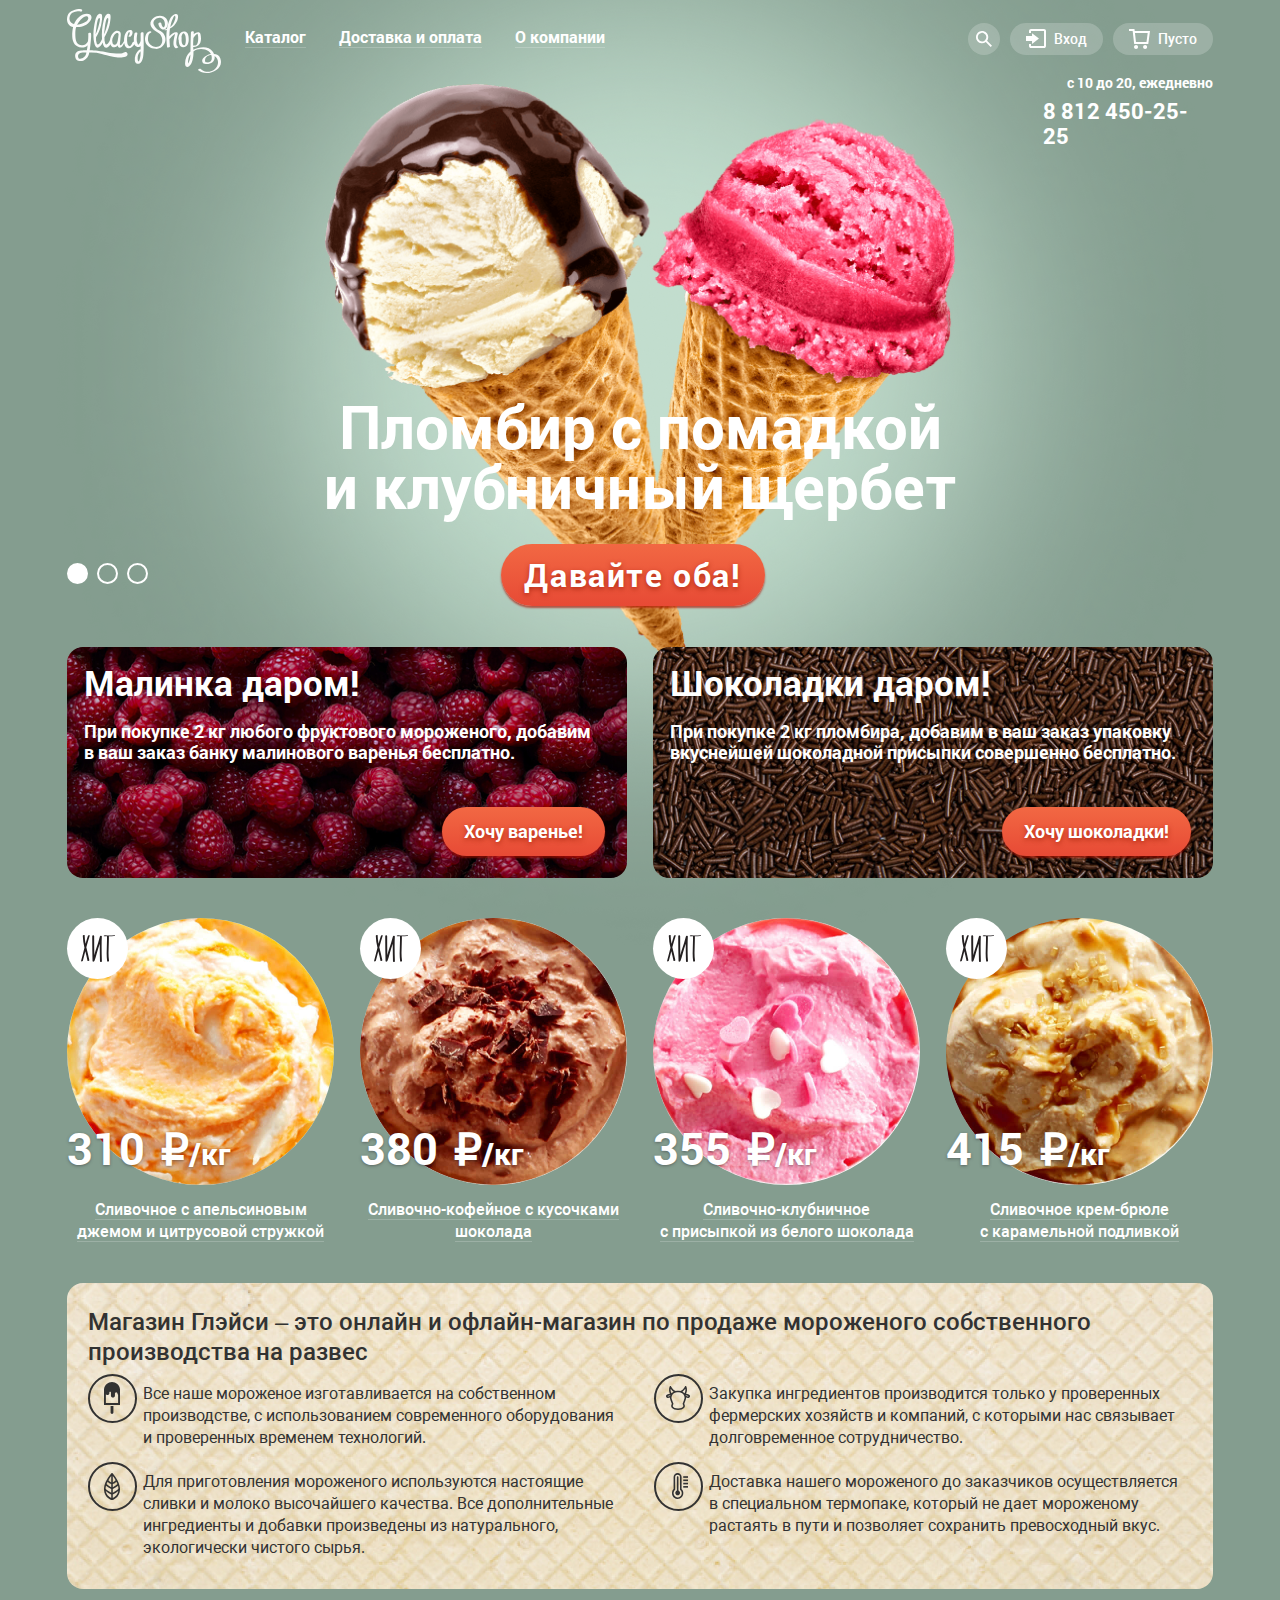
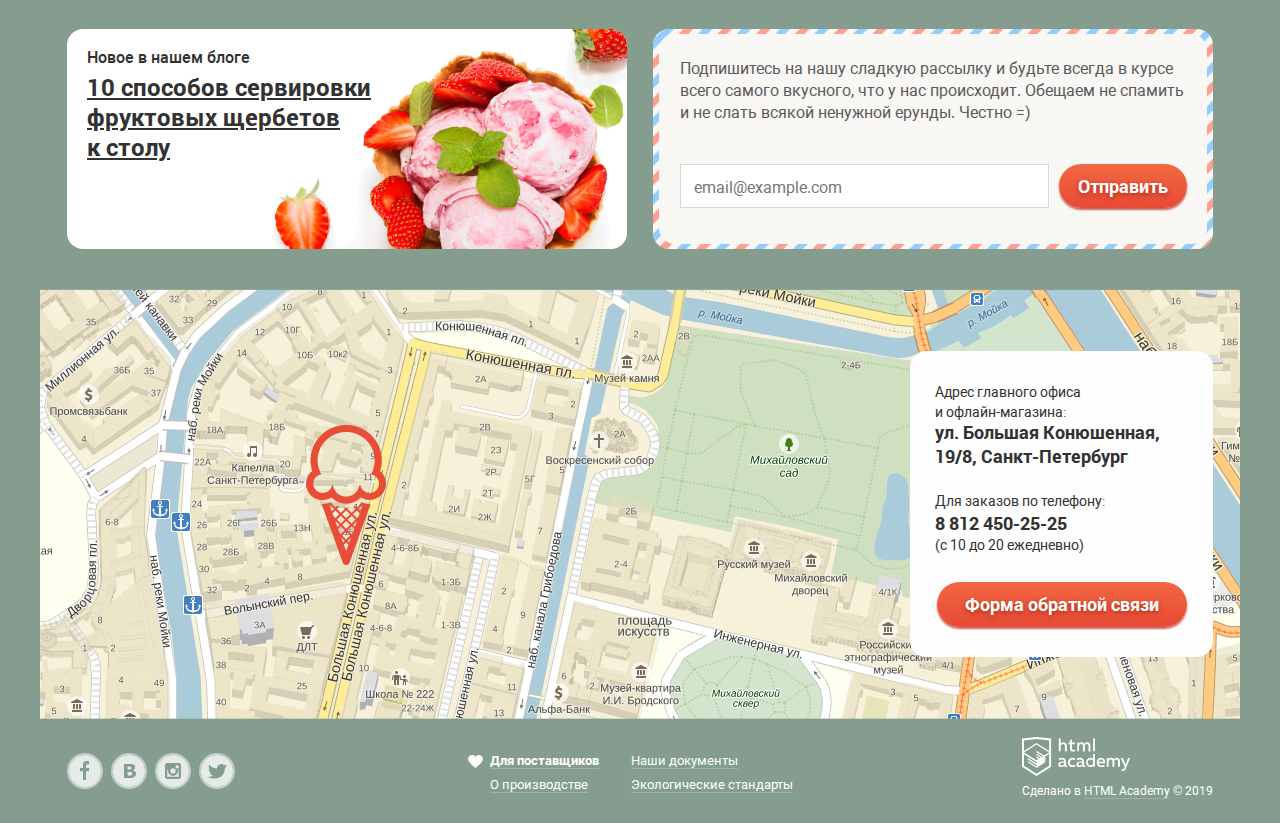
<file: index.html>
<!DOCTYPE html>
<html class="html" lang="ru">
<head>
  <meta charset="UTF-8">
  <meta name="viewport" content="width=device-width, initial-scale=1.0">
  <link rel="icon" href="favicon.ico">
  <link rel="icon" href="img/favicon/icon.svg" type="image/svg+xml">
  <link rel="apple-touch-icon" href="img/favicon/apple.png">
  <link rel="manifest" href="manifest.webmanifest">
  <link rel="stylesheet" href="css/normalize.css">
  <link rel="stylesheet" href="css/style.min.css">
  <title>HTML Academy: Глейси</title>
</head>
<body class="page page--mantle">
<header class="page-header">
  <div class="container">
    <div class="page-header__inner">
      <a class="header-logo">
        <svg class="header-logo__img" aria-label="Логотип магазина Глейси" role="img" width="154" height="64"
             viewBox="0 0 154 64" fill="none" xmlns="http://www.w3.org/2000/svg">
          <title>Gllacy Shop</title>
          <path
            d="M59.3411 43.1507C58.6031 43.0641 57.8564 43.196 57.1891 43.5308C57.1891 43.5308 54.1865 46.1093 39.3332 43.1404C28.4134 40.9523 22.7384 41.1783 22.7384 41.1783C22.7384 41.1783 24.57 28.3371 24.0695 24.7415C24.0466 24.4763 23.9242 24.2306 23.7281 24.0562C23.532 23.8818 23.2777 23.7923 23.0186 23.8067C21.9276 23.8067 21.267 24.2382 21.267 24.834C21.3606 27.2614 21.277 29.6926 21.0168 32.1072C20.5634 33.3829 19.7122 34.4692 18.5955 35.1974C17.4788 35.9256 16.1591 36.255 14.8413 36.1342C10.087 35.7952 9.08615 32.2819 8.66578 29.8883C8.2454 27.4947 8.00519 20.807 9.2563 18.0744C9.2563 18.0744 16.4227 18.3312 20.9267 14.3864C25.4308 10.4416 25.1505 7.03093 23.0186 5.57217C20.8867 4.11341 15.8922 4.37024 12.0588 7.96577C9.85781 9.93907 8.11968 12.3973 6.97426 15.1569C6.97426 15.1569 1.33923 13.9241 2.63038 7.88359C4.00161 1.57599 12.3991 2.31564 12.3991 2.31564C14.1507 2.66492 14.2307 2.82929 14.8113 2.23346C15.3918 1.63763 15.8122 0.0966821 13.0597 0.00422536C10.3072 -0.0882313 2.04986 1.30889 0.46845 6.93848C-1.22306 12.9276 1.89973 17.2114 6.09348 17.8792C6.09348 17.8792 3.80143 28.2549 6.63396 33.3914C7.41915 35.0146 8.65661 36.3617 10.1892 37.2616C11.7218 38.1615 13.4804 38.5736 15.2417 38.4457C16.8931 38.4457 19.8157 37.5005 20.6465 36.1342C20.6465 36.1342 20.2561 39.812 19.9258 41.1475C19.9258 41.1475 12.9796 41.055 10.8077 42.1748C7.11439 44.178 7.88508 48.8727 9.30635 50.5369C10.5074 51.9546 14.1207 52.7251 16.733 51.4615C18.2281 50.723 19.5196 49.6125 20.4898 48.2309C21.46 46.8494 22.0781 45.2407 22.288 43.5513C26.5142 43.3281 30.748 43.7998 34.8292 44.9485C41.0047 46.8387 49.6024 48.6056 52.1847 48.6056C54.767 48.6056 60.1918 47.8454 60.5221 45.6367C60.7023 44.178 60.1718 43.4178 59.3411 43.1507ZM15.8722 8.81843C15.8722 8.81843 19.1552 6.25019 20.7266 7.85277C21.0794 8.24335 21.2828 8.75163 21.2993 9.28397C21.3159 9.81632 21.1445 10.3369 20.8166 10.7497C20.156 11.6332 18.4145 14.4275 10.1471 15.8143C10.1471 15.8143 12.7494 11.1298 15.8722 8.81843ZM16.1425 48.7905C16.1425 48.7905 11.6084 51.328 11.138 47.8865C10.9562 47.1689 11.0201 46.409 11.3189 45.7339C11.6177 45.0588 12.1333 44.5096 12.7795 44.178C13.5702 43.7773 14.6511 43.274 19.3653 43.4486C19.3125 44.5462 18.9891 45.6121 18.4254 46.5464C17.8617 47.4807 17.0762 48.2528 16.1425 48.7905Z"
            fill="#FBFCFB"/>
          <path
            d="M73.6439 24.382C73.6439 26.7037 73.6439 29.0151 73.6439 31.3368C73.6439 31.3368 73.6439 31.419 73.6439 31.46C73.5647 32.3848 73.2694 33.2764 72.7831 34.0591C72.4757 34.6276 72.0763 35.1382 71.602 35.5692C71.0716 36.0418 70.7212 34.9837 70.5211 34.5419C69.1298 31.5525 69.8004 27.546 70.3409 24.4128C70.5911 22.9129 67.6285 23.3033 67.3983 24.6388C66.8584 27.3095 66.6732 30.043 66.8478 32.7647C66.5854 32.7859 66.3304 32.8637 66.0993 32.9929C65.8682 33.1221 65.6662 33.2999 65.5066 33.5146C64.9961 34.6344 63.5048 38.3532 61.6731 36.8636C60.352 35.8363 60.2118 33.0215 60.0717 31.4498C59.9123 29.2711 60.1916 27.082 60.8925 25.0189C60.8324 25.1935 62.0335 22.1116 62.5639 23.2622C62.7074 23.8105 62.7269 24.3852 62.6211 24.9424C62.5153 25.4997 62.2869 26.0248 61.9534 26.4777C60.382 27.6899 62.8242 28.1932 63.775 27.4536C65.5766 26.0667 66.7777 21.5877 63.705 21.0535C60.2319 20.4577 58.2601 24.0532 57.5294 26.9091C57.1421 28.5492 56.9738 30.2357 57.029 31.9223C56.5486 32.7853 54.9271 35.559 53.9763 36.0315C52.8553 36.6273 52.8753 35.7952 52.9153 35.261C52.9554 34.7269 53.4558 29.9705 53.726 26.7653C53.9629 25.4929 53.7871 24.1758 53.2256 23.0157C52.7952 22.1219 49.222 20.1187 46.0792 23.8786C44.3087 25.8622 43.2252 28.3898 42.9965 31.0697C42.7863 31.5011 42.5561 31.9634 42.2858 32.4668C40.7845 35.2919 38.8928 36.4835 38.2222 34.5214C37.5477 32.4775 37.2921 30.3125 37.4715 28.1624C39.8038 24.4569 41.5156 20.377 42.536 16.0917C44.0374 9.2499 43.7571 5.84954 42.9464 5.27426C42.1357 4.69897 38.6926 3.2813 36.6208 11.6949C35.0837 17.6814 34.5456 23.8919 35.0293 30.0629C34.7091 30.7615 34.3087 31.6039 33.7982 32.5593C32.2969 35.3843 30.4152 36.576 29.7346 34.6138C29.0736 32.567 28.8317 30.4021 29.024 28.2549C31.3562 24.5494 33.068 20.4695 34.0885 16.1841C35.6399 9.2499 35.3296 5.84954 34.5189 5.27426C33.7082 4.69897 30.2651 3.2813 28.2032 11.6949C26.1414 20.1084 25.731 29.2822 27.7028 35.446C27.7028 35.446 28.7838 38.9182 30.8056 38.6614C32.4771 38.4457 34.4688 36.7609 35.6399 33.6174C35.7723 34.2352 35.936 34.8456 36.1303 35.446C36.1303 35.446 37.2113 38.9182 39.2331 38.6614C40.6043 38.4868 42.2358 37.3054 43.3768 35.148C44.0874 37.028 45.6188 38.5792 47.5906 38.2299C50.263 37.7368 50.8134 36.2472 50.8134 36.2472C50.8134 36.2472 50.7634 38.6922 52.4749 38.6922C53.9963 38.6922 55.2074 37.7779 56.4084 35.446C56.8188 34.6549 57.059 34.1927 57.1891 33.9256C57.5395 36.1342 58.4303 38.0964 60.1918 38.8874C63.1945 40.2229 65.8169 37.6855 67.3582 35.1789C67.5558 35.7829 67.878 36.3361 68.303 36.8006C68.7279 37.2651 69.2455 37.63 69.8204 37.8704C70.4759 38.0818 71.1752 38.1045 71.8424 37.936C72.5095 37.7676 73.1188 37.4144 73.6038 36.915V40.5311C73.0551 40.5011 72.5114 40.6523 72.0524 40.9625C70.5201 42.253 69.3316 43.9212 68.5982 45.8112C67.8648 47.7013 67.6103 49.7513 67.8587 51.7697C67.9009 52.3158 68.0743 52.8426 68.3632 53.3032C68.6521 53.7638 69.0476 54.1438 69.5145 54.4093C69.9813 54.6749 70.5049 54.8176 71.0386 54.8249C71.5722 54.8321 72.0994 54.7037 72.5729 54.451C75.6757 53.0641 76.1461 48.2872 76.4063 45.3696C77.0369 38.3532 76.5464 31.0491 76.5464 24.0121C76.5464 22.7178 73.6439 23.3239 73.6439 24.382ZM30.2751 12.8763C30.9657 10.1539 31.6063 9.06498 32.2769 9.06498C32.9475 9.06498 33.2077 9.79436 32.7373 12.1469C31.8645 16.659 30.491 21.0536 28.6436 25.2449C28.6436 25.2449 29.5845 15.6089 30.2751 12.8763ZM38.7026 12.8763C39.3932 10.1539 40.0338 9.06498 40.6544 9.06498C41.2749 9.06498 41.5952 9.79436 41.1248 12.1469C40.6544 14.4994 39.123 21.0022 37.0311 25.2449C37.0311 25.2449 38.032 15.6089 38.7026 12.8763ZM51.5741 25.6866C51.4941 26.2825 51.1137 30.0937 50.5732 32.1483C50.0327 34.2029 49.6624 34.9323 48.041 35.6411C46.4195 36.35 45.5988 34.1824 45.5988 34.1824C44.4478 30.895 45.9891 28.0186 47.2703 26.0462C48.5514 24.0738 49.8426 23.8991 50.5832 23.9916C50.7568 24.036 50.9201 24.1152 51.0638 24.2244C51.2076 24.3337 51.3289 24.4709 51.4209 24.6284C51.513 24.7858 51.5739 24.9603 51.6001 25.1418C51.6264 25.3234 51.6176 25.5086 51.5741 25.6866ZM73.5638 44.178C73.6242 46.9398 73.0839 49.6807 71.9824 52.2012C71.2817 52.345 70.9815 52.0779 70.7413 50.9273C70.5761 49.8209 70.5761 48.6951 70.7413 47.5886C71.0686 45.5562 72.0479 43.6942 73.5237 42.298C73.5738 42.9452 73.5738 43.5719 73.5638 44.178Z"
            fill="#FBFCFB"/>
          <path
            d="M92.3806 21.4747C91.0788 20.8853 89.9035 20.0372 88.9227 18.9793C87.9418 17.9214 87.1746 16.6746 86.6655 15.3109C85.3843 11.3867 89.5881 8.4897 92.9411 8.66434C96.2941 8.83898 98.0857 12.3832 97.9456 15.5575C97.8855 16.6772 97.1949 19.2044 95.8437 17.8895C94.9501 16.8485 94.4032 15.5422 94.2823 14.1604C94.0821 12.9173 91.1795 13.657 91.3797 14.9617C91.9602 18.7216 95.9037 22.8616 99.2868 18.927C99.9789 18.0362 100.466 16.9962 100.711 15.8848C100.955 14.7735 100.952 13.6197 100.701 12.5099C100.45 11.4 99.9568 10.363 99.2595 9.47639C98.5622 8.5898 97.6784 7.87669 96.6744 7.39049C94.4096 6.48529 91.905 6.43566 89.6078 7.25044C87.3107 8.06522 85.3703 9.6914 84.1332 11.8387C81.4008 16.8211 86.8857 21.6905 90.7692 23.4677C97.0047 26.8886 97.2349 37.9012 88.9475 37.9731C87.245 37.933 85.5951 37.3594 84.2193 36.3293C82.8436 35.2991 81.8077 33.8617 81.2506 32.21C80.6801 30.4841 80.9704 24.4539 83.2524 23.9916C85.0641 23.632 84.5736 21.937 82.802 22.2555C79.0887 22.9951 77.7175 27.9159 78.0778 31.3573C78.6583 36.8431 83.6628 39.9147 88.7173 39.8736C90.9535 39.9395 93.1417 39.2 94.9022 37.7833C96.6628 36.3666 97.8847 34.3621 98.3559 32.1175C98.7278 29.9065 98.3339 27.6317 97.2424 25.6876C96.151 23.7436 94.4309 22.2531 92.3806 21.4747Z"
            fill="#FBFCFB"/>
          <path
            d="M110.977 37.7985C108.125 36.1959 109.756 30.0218 110.187 27.6488C110.467 26.1181 111.738 23.7553 109.696 23.2314C107.304 22.6356 104.461 24.9675 102.41 27.1968C102.408 24.6249 102.592 22.0565 102.96 19.5126C106.125 17.8918 108.659 15.2147 110.146 11.9209C111.448 9.2499 112.088 3.70249 107.684 5.32562C103.681 6.76384 102.309 11.4894 101.058 15.2801C100.586 16.7464 100.221 18.247 99.9674 19.7694C99.5682 19.9414 99.1606 20.0923 98.7463 20.2214C97.0848 20.7556 97.305 21.6699 98.9865 21.1357L99.7972 20.8686C98.9965 26.6318 99.537 32.6723 100.047 38.3327C100.047 38.8874 103.05 38.3327 102.94 37.5314C102.72 35.0042 102.53 32.4771 102.45 29.9705C102.691 29.8979 102.909 29.7595 103.08 29.5698C104.001 28.3831 105.034 27.2924 106.163 26.3133C106.463 26.0359 106.773 25.7791 107.084 25.5325L107.544 25.1833C108.215 24.6388 108.345 24.6285 107.924 25.1833C107.768 26.1629 107.56 27.1333 107.304 28.0905C106.753 31.1724 105.172 37.2232 108.645 39.1648C109.396 39.5551 112.098 38.4046 110.977 37.7985ZM104.481 13.0303C104.792 12.1161 105.202 11.212 105.582 10.3286C106.053 9.21908 107.314 5.42835 108.225 7.24667C108.955 8.69516 107.804 11.0682 107.294 12.4551C106.49 14.6234 105.102 16.5119 103.29 17.8997C103.582 16.2514 103.98 14.6248 104.481 13.0303Z"
            fill="#FBFCFB"/>
          <path
            d="M121.737 30.5971C121.737 27.2173 121.367 22.8821 117.433 22.5226C113.119 22.1219 111.428 26.755 111.368 30.217C111.361 30.3395 111.392 30.4611 111.454 30.5657C111.517 30.6702 111.609 30.7528 111.718 30.8026C111.718 34.0386 112.479 38.2607 116.232 38.1888C120.416 38.1272 121.737 34.3776 121.737 30.5971ZM116.732 36.2267C114.29 35.1994 114.51 30.8745 114.671 28.7891C114.685 28.6843 114.671 28.5773 114.628 28.4808C114.585 28.3843 114.517 28.3024 114.43 28.2446C114.731 26.19 115.511 23.1081 117.293 24.6388C118.714 25.8921 118.744 28.9021 118.814 30.6382C118.874 31.8504 118.724 36.9869 116.742 36.2267H116.732Z"
            fill="#FBFCFB"/>
          <path
            d="M153.265 49.1398C152.144 46.1812 149.682 45.0306 146.969 44.9074C146.667 44.1563 146.287 43.4401 145.838 42.7706C141.925 36.8225 132.637 37.6341 126.341 40.716C126.341 39.7812 126.251 38.8463 126.211 37.9115C127.463 38.0153 128.721 37.7863 129.862 37.2465C131.003 36.7067 131.99 35.8743 132.727 34.8296C134.398 32.3743 134.158 28.0186 133.497 25.2654C132.877 22.6767 130.415 23.1389 128.563 24.0019C127.882 24.333 127.254 24.7696 126.701 25.2963C126.701 24.608 126.811 23.9094 126.861 23.2417C126.972 21.6596 124.019 22.0603 123.919 23.4574C123.458 29.8164 123.619 36.1548 123.478 42.5035C121.702 44.0013 120.291 45.9041 119.358 48.0604C118.425 50.2166 117.996 52.5667 118.104 54.9235C118.104 57.2555 120.035 59.0327 122.107 57.3685C125 55.0879 125.881 50.5575 126.281 47.0955C126.445 45.5504 126.498 43.995 126.441 42.4419C128.698 40.9228 131.334 40.105 134.033 40.0868C136.732 40.0685 139.378 40.8507 141.655 42.3391C142.632 43.0474 143.415 44.0028 143.927 45.1128C142.326 45.4066 140.771 45.9179 139.303 46.6332C137.591 47.4756 135.049 49.4686 135.169 51.6978C135.149 52.4032 135.366 53.0941 135.784 53.655C136.201 54.216 136.793 54.613 137.461 54.7797C137.552 54.8272 137.65 54.8584 137.751 54.8721C143.897 55.8994 148.471 52.1703 147.59 46.9209C150.593 48.5954 151.704 52.4785 150.643 55.8173C148.251 63.3165 139.042 64.991 133.678 59.9778C133.097 59.4436 130.485 60.5736 130.945 61.0051C138.692 68.2681 157.989 61.5496 153.265 49.1398ZM123.298 47.3215C123.213 49.1354 122.827 50.9211 122.157 52.6018C121.907 53.1668 121.637 53.7113 121.346 54.2455C121.346 54.2455 121.086 54.3071 121.036 53.5058C121.032 50.6277 121.846 47.8109 123.378 45.4005C123.358 46.0374 123.338 46.6846 123.298 47.3215ZM126.431 28.974C126.489 28.9234 126.539 28.8646 126.581 28.7994C127.119 27.8692 127.757 27.0042 128.483 26.2208C129.007 25.6096 129.617 25.0831 130.294 24.6593C130.615 24.8237 130.945 25.6866 131.065 26.8475C131.375 29.7034 131.506 37.2232 127.122 36.5143C126.78 36.4987 126.438 36.5583 126.121 36.689C126.111 34.0797 126.251 31.532 126.431 28.974ZM139.523 53.362H139.463C137.781 52.9511 137.961 51.3074 138.182 50.1979C138.672 47.5989 141.755 46.2018 144.297 46.0888C145.588 49.787 144.597 54.2147 139.523 53.362Z"
            fill="#FBFCFB"/>
        </svg>
      </a>
      <nav>
        <ul class="menu">
          <li class="menu__item">
            <a href="#" class="menu__link" aria-label="Перейти на страницу каталога"><span
              class="base-link">Каталог</span></a>
            <ul class="dropdown">
              <li class="dropdown__item">
                <a href="#" class="dropdown__link dropdown__link--head">Новинки</a>
              </li>
              <li class="dropdown__item">
                <a href="catalog.html" class="dropdown__link">Сливочное</a>
              </li>
              <li class="dropdown__item">
                <a href="#" class="dropdown__link">Щербеты</a>
              </li>
              <li class="dropdown__item">
                <a href="#" class="dropdown__link">Фруктовый лед</a>
              </li>
              <li class="dropdown__item">
                <a href="#" class="dropdown__link">Мелорин</a>
              </li>
            </ul>
          </li>
          <li class="menu__item">
            <a href="#" class="menu__link"><span class="base-link">Доставка и оплата</span></a>
          </li>
          <li class="menu__item">
            <a href="#" class="menu__link"><span class="base-link">О компании</span></a>
          </li>
        </ul>
      </nav>

      <ul class="usermenu">
        <li class="usermenu__item usermenu__item--search">
          <a class="usermenu__link usermenu__link--search" href="search.html" aria-label="Перейти на страницу поиска">
            <span class="visually-hidden">Поиск</span>
          </a>
          <div class="popup-search">
            <div class="popup-search__inner">
              <form action="https://echo.htmlacademy.ru" method="GET" class="popup-search__form">
                <input class="field popup-search__field" type="text" id="search" name="input-search"
                       placeholder="Крем-брюле">
                <label class="visually-hidden" for="search">Поиск по сайту</label>
              </form>
            </div>
          </div>
        </li>
        <li class="usermenu__item">
          <a class="usermenu__link usermenu__link--login" href="login.html" aria-label="Перейти на страницу входа">
            <span>Вход</span>
          </a>
          <div class="popup-login">
            <form action="https://echo.htmlacademy.ru" method="post" class="popup-login__form">
              <input type="email" class="field popup-login__field" id="input-login" name="user-email"
                     placeholder="email@example.com" aria-invalid="true">
              <label for="input-login" class="visually-hidden">Email</label>

              <input type="password" class="field popup-login__field" id="input-password" name="password"
                     placeholder="••••••" aria-invalid="true">
              <label for="input-password" class="visually-hidden">Пароль</label>

              <button class="btn popup-login__btn" type="submit" aria-label="Войти на сайт">Войти</button>
              <div class="popup-login__links">
                <a class=" popup-login__link" href="#" aria-label="Перейти на страницу восстановления пароля"><span
                  class="base-link">Забыли пароль?</span></a>
                <a class="popup-login__link" href="#" aria-label="Перейти на страницу регистрации"><span
                  class="base-link">Новая регистрация</span></a>
              </div>
            </form>
          </div>
        </li>
        <li class="usermenu__item">
          <a class="btn usermenu__link usermenu__link--cart" href="cart.html" aria-label="Перейти в корзину">
            <span>Пусто</span>
          </a>
          <div class="popup-cart">
            <div class="popup-cart__checkout popup-cart__checkout--empty">
              <p class="popup-cart__empty">Ваша корзина пуста</p>
            </div>
          </div>
        </li>
      </ul>

      <div class="page-header__info">
        <p class="page-header__days">с 10 до 20, ежедневно</p>
        <a class="base-link page-header__phone" href="tel:+78124502525" aria-label="Сделать звонок">8 812 450-25-25</a>
      </div>
    </div>
  </div>
</header>

<main>
  <div class="container">
    <h1 class="visually-hidden">Магазин Глейси</h1>
    <section class="promo">
      <h2 class="visually-hidden">Промо</h2>
      <ul class="promo__sliders">
        <li class="promo__slider">
          <img class="promo__img" src="img/promo-slider/slider_1.png" alt="Сливочное мороженое и бломбир с джемом" width="647" height="584">
          <h3 class="promo__title">Крем-брюле и пломбир <br>
            с малиновым джемом</h3>
          <button class="btn promo__btn" aria-label="Добавить Крем-брюле и пломбир с малиновым джемом в корзину"
                  type="button">Давайте оба!
          </button>
        </li>
        <li class="promo__slider ">
          <img class="promo__img" src="img/promo-slider/slider_2.png" alt="Шоколадное мороженое с кусочками шоколада и сливочное мороженое с лимонным сорбетом" width="644" height="582">
          <h3 class="promo__title">Шоколадный пломбир <br> и лимонный сорбет</h3>
          <button class="btn promo__btn" aria-label="Добавить Шоколадный пломбир и лимонный сорбет в корзину"
                  type="button">Давайте оба!
          </button>
        </li>
        <li class="promo__slider promo__slider--current">
          <img class="promo__img" src="img/promo-slider/slider_3.png" alt="Пломбир с шоколадным сиропом и клубничный щербет" width="639" height="582">
          <h3 class="promo__title">Пломбир с помадкой <br> и клубничный щербет</h3>
          <button class="btn promo__btn" aria-label="Добавить Пломбир с помадкой и клубничный щербет в корзину"
                  type="button">Давайте оба!
          </button>
        </li>
      </ul>

      <div class="promo__controls">
        <button class="btn btn--slider btn--slider-current" aria-label="Показать 1 слайд" type="button"
                disabled></button>
        <button class="btn btn--slider" aria-label="Показать 2 слайд" type="button"></button>
        <button class="btn btn--slider" aria-label="Показать 3 слайд" type="button"></button>
      </div>
    </section>

    <section class="special">
      <h2 class="visually-hidden">Специальные предложения</h2>
      <ul class="special__list">
        <li class="special__item special__item--crimson">
          <h3 class="special__title">Малинка даром!</h3>
          <p class="special__text">При покупке 2 кг любого фруктового мороженого, добавим <br>
            в ваш заказ банку малинового варенья бесплатно.</p>
          <a href="catalog.html" class="btn special__btn" aria-label="Перейти в каталог">Хочу варенье!</a>
        </li>
        <li class="special__item special__item--chocolate">
          <h3 class="special__title">Шоколадки даром!</h3>
          <p class="special__text">При покупке 2 кг пломбира, добавим в ваш заказ упаковку <br>
            вкуснейшей шоколадной присыпки совершенно бесплатно.</p>
          <a href="catalog.html" class="btn special__btn" aria-label="Перейти в каталог">Хочу шоколадки!</a>
        </li>
      </ul>
    </section>

    <section class="products">
      <h2 class="visually-hidden">Популярные товары</h2>
      <ul class="products__list">
        <li class="products__item">
          <div class="products__content">
            <div class="products__label" aria-label="Популярный товар" role="note">
              <svg class="products__label-icon" aria-hidden="true" focusable="false" width="34" height="27" fill="none"
                   xmlns="http://www.w3.org/2000/svg">
                <path
                  d="M6.95.8c-.89 2.6-1.66 5.23-2.39 7.87-.55-2.8-.86-5.63-.92-8.48 0-.42-1.87-.1-1.86.5.12 4.09.69 8.15 1.68 12.1C2.3 17.26 1.23 21.74 0 26.2c-.1.39 1.72.15 1.85-.33.86-3.17 1.65-6.36 2.45-9.54.79 3.12 1.6 6.24 2.2 9.4.1.5 1.93.05 1.86-.5-.82-4.34-2.04-8.6-3.03-12.9C6.36 8.36 7.46 4.4 8.78.47 8.9.1 7.1.32 6.95.8zM20.84 1.31c.05-.97-1.85-.78-1.93.12v.23a.57.57 0 00-.1.2 133.3 133.3 0 01-3.88 12.74c-.62 1.88-1.1 3.78-1.6 5.7-.13-6.47-.13-12.9-.16-19.33 0-.97-1.93-.75-1.93.14a683.25 683.25 0 00.29 24.62l.06.43c.11.84 1.92.47 1.92-.3 1.58-4.06 2.39-8.36 3.76-12.5l1.5-4.53c-.07 5.84.06 11.68.2 17.52 0 .97 1.53.74 1.84.05l.06-.11a.48.48 0 000-.54c-.24-8.23-.41-16.33-.03-24.44zM33.3.2c-3.03.29-6.1.3-9.13.05-.48 0-2.16.83-1.19.88l3.17.14c-.1.08-.17.17-.16.26.28 8.18-1.02 16.78.19 24.88.05.41 1.92 0 1.86-.5-1.19-8.01.06-16.55-.18-24.6 1.72.02 3.44-.06 5.14-.26.82-.08 1.61-1 .3-.85z"
                  fill="#231F20"/>
              </svg>
            </div>
            <img class="products__img" src="img/products/product1.jpg" alt="Оранжевое мороженое" width="267" height="267">
            <p class="products__price">310 <span class="currency">₽</span><span class="unit">/кг</span></p>
          </div>
          <h3 class="products__title">
            <a class="base-link products__link" href="#"
               aria-label="Перейти на страницу товара Сливочное с апельсиновым джемом и цитрусовой стружкой">Сливочное с
              апельсиновым <br>
              джемом и цитрусовой стружкой</a>
          </h3>
          <button class="btn products__btn" aria-label="Открыть окно просмотра товара" type="button">Быстрый просмотр
          </button>
        </li>
        <li class="products__item">
          <div class="products__content">
            <div class="products__label" aria-label="Популярный товар" role="note">
              <svg class="products__label-icon" aria-hidden="true" focusable="false" width="34" height="27" fill="none"
                   xmlns="http://www.w3.org/2000/svg">
                <path
                  d="M6.95.8c-.89 2.6-1.66 5.23-2.39 7.87-.55-2.8-.86-5.63-.92-8.48 0-.42-1.87-.1-1.86.5.12 4.09.69 8.15 1.68 12.1C2.3 17.26 1.23 21.74 0 26.2c-.1.39 1.72.15 1.85-.33.86-3.17 1.65-6.36 2.45-9.54.79 3.12 1.6 6.24 2.2 9.4.1.5 1.93.05 1.86-.5-.82-4.34-2.04-8.6-3.03-12.9C6.36 8.36 7.46 4.4 8.78.47 8.9.1 7.1.32 6.95.8zM20.84 1.31c.05-.97-1.85-.78-1.93.12v.23a.57.57 0 00-.1.2 133.3 133.3 0 01-3.88 12.74c-.62 1.88-1.1 3.78-1.6 5.7-.13-6.47-.13-12.9-.16-19.33 0-.97-1.93-.75-1.93.14a683.25 683.25 0 00.29 24.62l.06.43c.11.84 1.92.47 1.92-.3 1.58-4.06 2.39-8.36 3.76-12.5l1.5-4.53c-.07 5.84.06 11.68.2 17.52 0 .97 1.53.74 1.84.05l.06-.11a.48.48 0 000-.54c-.24-8.23-.41-16.33-.03-24.44zM33.3.2c-3.03.29-6.1.3-9.13.05-.48 0-2.16.83-1.19.88l3.17.14c-.1.08-.17.17-.16.26.28 8.18-1.02 16.78.19 24.88.05.41 1.92 0 1.86-.5-1.19-8.01.06-16.55-.18-24.6 1.72.02 3.44-.06 5.14-.26.82-.08 1.61-1 .3-.85z"
                  fill="#231F20"/>
              </svg>
            </div>
            <img class="products__img" src="img/products/product2.jpg" alt="Темное мороженое с шоколадной присыпкой" width="267" height="267">
            <p class="products__price">380 <span class="currency">₽</span><span class="unit">/кг</span></p>
          </div>
          <h3 class="products__title">
            <a class="base-link products__link" href="#"
               aria-label="Перейти на страницу товара Сливочно-кофейное с кусочками шоколада">Сливочно-кофейное с
              кусочками шоколада</a>
          </h3>
          <button class="btn products__btn" aria-label="Открыть окно просмотра товара" type="button">Быстрый просмотр
          </button>
        </li>
        <li class="products__item">
          <div class="products__content">
            <div class="products__label" aria-label="Популярный товар" role="note">
              <svg class="products__label-icon" aria-hidden="true" focusable="false" width="34" height="27" fill="none"
                   xmlns="http://www.w3.org/2000/svg">
                <path
                  d="M6.95.8c-.89 2.6-1.66 5.23-2.39 7.87-.55-2.8-.86-5.63-.92-8.48 0-.42-1.87-.1-1.86.5.12 4.09.69 8.15 1.68 12.1C2.3 17.26 1.23 21.74 0 26.2c-.1.39 1.72.15 1.85-.33.86-3.17 1.65-6.36 2.45-9.54.79 3.12 1.6 6.24 2.2 9.4.1.5 1.93.05 1.86-.5-.82-4.34-2.04-8.6-3.03-12.9C6.36 8.36 7.46 4.4 8.78.47 8.9.1 7.1.32 6.95.8zM20.84 1.31c.05-.97-1.85-.78-1.93.12v.23a.57.57 0 00-.1.2 133.3 133.3 0 01-3.88 12.74c-.62 1.88-1.1 3.78-1.6 5.7-.13-6.47-.13-12.9-.16-19.33 0-.97-1.93-.75-1.93.14a683.25 683.25 0 00.29 24.62l.06.43c.11.84 1.92.47 1.92-.3 1.58-4.06 2.39-8.36 3.76-12.5l1.5-4.53c-.07 5.84.06 11.68.2 17.52 0 .97 1.53.74 1.84.05l.06-.11a.48.48 0 000-.54c-.24-8.23-.41-16.33-.03-24.44zM33.3.2c-3.03.29-6.1.3-9.13.05-.48 0-2.16.83-1.19.88l3.17.14c-.1.08-.17.17-.16.26.28 8.18-1.02 16.78.19 24.88.05.41 1.92 0 1.86-.5-1.19-8.01.06-16.55-.18-24.6 1.72.02 3.44-.06 5.14-.26.82-.08 1.61-1 .3-.85z"
                  fill="#231F20"/>
              </svg>
            </div>
            <img class="products__img" src="img/products/product3.jpg" alt="Розовое мороженое с присыпкой в виде сердечек" width="267" height="267">
            <p class="products__price">355 <span class="currency">₽</span><span class="unit">/кг</span></p>
          </div>
          <h3 class="products__title">
            <a class="base-link products__link" href="#"
               aria-label="Перейти на страницу товара Сливочно-клубничное с присыпкой из белого шоколада">Сливочно-клубничное <br>
              с присыпкой из белого шоколада</a>
          </h3>
          <button class="btn products__btn" aria-label="Открыть окно просмотра товара" type="button">Быстрый просмотр
          </button>
        </li>
        <li class="products__item">
          <div class="products__content">
            <div class="products__label" aria-label="Популярный товар" role="note">
              <svg class="products__label-icon" aria-hidden="true" focusable="false" width="34" height="27" fill="none"
                   xmlns="http://www.w3.org/2000/svg">
                <path
                  d="M6.95.8c-.89 2.6-1.66 5.23-2.39 7.87-.55-2.8-.86-5.63-.92-8.48 0-.42-1.87-.1-1.86.5.12 4.09.69 8.15 1.68 12.1C2.3 17.26 1.23 21.74 0 26.2c-.1.39 1.72.15 1.85-.33.86-3.17 1.65-6.36 2.45-9.54.79 3.12 1.6 6.24 2.2 9.4.1.5 1.93.05 1.86-.5-.82-4.34-2.04-8.6-3.03-12.9C6.36 8.36 7.46 4.4 8.78.47 8.9.1 7.1.32 6.95.8zM20.84 1.31c.05-.97-1.85-.78-1.93.12v.23a.57.57 0 00-.1.2 133.3 133.3 0 01-3.88 12.74c-.62 1.88-1.1 3.78-1.6 5.7-.13-6.47-.13-12.9-.16-19.33 0-.97-1.93-.75-1.93.14a683.25 683.25 0 00.29 24.62l.06.43c.11.84 1.92.47 1.92-.3 1.58-4.06 2.39-8.36 3.76-12.5l1.5-4.53c-.07 5.84.06 11.68.2 17.52 0 .97 1.53.74 1.84.05l.06-.11a.48.48 0 000-.54c-.24-8.23-.41-16.33-.03-24.44zM33.3.2c-3.03.29-6.1.3-9.13.05-.48 0-2.16.83-1.19.88l3.17.14c-.1.08-.17.17-.16.26.28 8.18-1.02 16.78.19 24.88.05.41 1.92 0 1.86-.5-1.19-8.01.06-16.55-.18-24.6 1.72.02 3.44-.06 5.14-.26.82-.08 1.61-1 .3-.85z"
                  fill="#231F20"/>
              </svg>
            </div>
            <img class="products__img" src="img/products/product4.jpg" alt="Коричневое мороженое с подливкой" width="267" height="267">
            <p class="products__price">415 <span class="currency">₽</span><span class="unit">/кг</span></p>
          </div>
          <h3 class="products__title">
            <a class="base-link products__link" href="#"
               aria-label="Перейти на страницу товара Сливочное крем-брюле с карамельной подливко">Сливочное крем-брюле
              <br> с карамельной подливкой</a>
          </h3>
          <button class="btn products__btn" aria-label="Открыть окно просмотра товара" type="button">Быстрый просмотр
          </button>
        </li>
      </ul>
    </section>

    <section class="features">
      <h2 class="visually-hidden">Преимущества</h2>
      <div class="features__wrapper">
        <p class="features__lead">Магазин Глэйси – это онлайн и офлайн-магазин по продаже мороженого собственного
          производства на развес</p>
        <ul class="features__list">
          <li class="features__item">
            <svg class="features__img" aria-hidden="true" focusable="false" width="49" height="49" viewBox="0 0 49 49"
                 fill="none" xmlns="http://www.w3.org/2000/svg">
              <circle cx="24.5" cy="24.5" r="23.5" stroke="#323232" stroke-width="2"/>
              <path
                d="M24 8C22.042 8.00227 20.1526 8.72169 18.689 10.0223C17.2254 11.3229 16.2889 13.1146 16.0565 15.0588H16V30.9459H32V15.0588H31.9435C31.7111 13.1146 30.7746 11.3229 29.311 10.0223C27.8474 8.72169 25.958 8.00227 24 8ZM30.1176 29.0635H17.8824V20.3859C18.0569 20.5964 18.2801 20.7612 18.5326 20.8662C18.7851 20.9711 19.0594 21.013 19.3318 20.9882C20.5459 20.9882 21.3365 20.3106 21.3365 19.4541V18.6353C21.3242 18.5223 21.3359 18.408 21.3708 18.2998C21.4057 18.1917 21.4629 18.0921 21.5388 18.0075C21.6147 17.9229 21.7076 17.8553 21.8114 17.809C21.9152 17.7627 22.0275 17.7387 22.1412 17.7387C22.2548 17.7387 22.3672 17.7627 22.471 17.809C22.5748 17.8553 22.6676 17.9229 22.7435 18.0075C22.8195 18.0921 22.8767 18.1917 22.9116 18.2998C22.9464 18.408 22.9581 18.5223 22.9459 18.6353V21.7318C22.949 21.9809 23.0049 22.2266 23.1101 22.4525C23.2152 22.6784 23.3671 22.8794 23.5557 23.0422C23.7443 23.205 23.9654 23.326 24.2042 23.397C24.443 23.468 24.6942 23.4875 24.9412 23.4541C25.1822 23.4885 25.4278 23.4721 25.6622 23.4062C25.8966 23.3402 26.1146 23.2261 26.3024 23.0711C26.4902 22.9161 26.6436 22.7236 26.7528 22.5059C26.8619 22.2883 26.9245 22.0503 26.9365 21.8071V19.7271C26.9213 19.5516 26.9428 19.375 26.9996 19.2083C27.0563 19.0417 27.1471 18.8886 27.2661 18.7589C27.3851 18.6291 27.5298 18.5255 27.691 18.4547C27.8521 18.3838 28.0263 18.3472 28.2024 18.3472C28.3784 18.3472 28.5526 18.3838 28.7137 18.4547C28.8749 18.5255 29.0196 18.6291 29.1386 18.7589C29.2576 18.8886 29.3484 19.0417 29.4052 19.2083C29.4619 19.375 29.4834 19.5516 29.4682 19.7271C29.4651 19.7552 29.4651 19.7836 29.4682 19.8118C29.492 19.994 29.5626 20.1669 29.6731 20.3137C29.7836 20.4605 29.9303 20.5762 30.0988 20.6494V29.12L30.1176 29.0635Z"
                fill="#323232"/>
              <path
                d="M22.5882 38.5882C22.5882 38.9627 22.737 39.3217 23.0017 39.5865C23.2665 39.8513 23.6256 40 24 40C24.3744 40 24.7335 39.8513 24.9983 39.5865C25.263 39.3217 25.4118 38.9627 25.4118 38.5882V31.8871H22.5882V38.5882Z"
                fill="#323232"/>
            </svg>
            <p class="features__descr">
              Все наше мороженое изготавливается на&nbsp;собственном производстве, с&nbsp;использованием современного
              оборудования и&nbsp;проверенных временем технологий.
            </p>
          </li>
          <li class="features__item">
            <svg class="features__img" aria-hidden="true" focusable="false" width="49" height="49" viewBox="0 0 49 49"
                 fill="none" xmlns="http://www.w3.org/2000/svg">
              <circle cx="24.5" cy="24.5" r="23.5" stroke="#323232" stroke-width="2"/>
              <path
                d="M32.0618 19.7151C32.6055 18.602 32.9158 17.3957 32.9747 16.1659C33.0337 14.9362 32.8401 13.7073 32.4051 12.5503C32.3591 12.4093 32.2713 12.2845 32.1525 12.1914C32.0338 12.0983 31.8895 12.041 31.7374 12.0265C31.5853 12.012 31.4322 12.0411 31.297 12.11C31.1618 12.179 31.0505 12.2848 30.977 12.4144C29.9858 14.1282 27.8553 16.8914 26.2944 17.0198H26.2242C25.5066 16.8833 24.778 16.8075 24.0468 16.7933C23.313 16.8073 22.5819 16.8831 21.8616 17.0198H21.807C20.2462 16.899 18.0844 14.1358 17.0855 12.422C17.0158 12.2848 16.9048 12.1714 16.767 12.0966C16.6293 12.0218 16.4713 11.9892 16.314 12.0031C16.1567 12.017 16.0075 12.0768 15.8861 12.1745C15.7646 12.2722 15.6767 12.4032 15.6339 12.5503C15.1914 13.7032 14.9904 14.9297 15.0427 16.1585C15.0949 17.3873 15.3994 18.5937 15.9382 19.7075C14.5803 19.8736 12.8556 20.2964 12.2312 21.3609C12.0798 21.6132 12 21.8997 12 22.1914C12 22.4831 12.0798 22.7696 12.2312 23.0219C12.41 23.3303 12.6761 23.583 12.9982 23.7502C13.3203 23.9174 13.6851 23.9921 14.0496 23.9656C14.6963 23.9528 15.3355 23.8302 15.9382 23.6032C15.9329 24.0106 15.9669 24.4175 16.0397 24.8187C16.3881 26.1599 16.8447 27.4726 17.4054 28.7446C17.5537 29.0995 17.7176 29.4996 17.8035 29.7412C17.5471 30.3472 17.346 30.9737 17.2025 31.6136C17.1655 32.0657 17.2238 32.5203 17.3741 32.95C17.5244 33.3796 17.7634 33.7751 18.0766 34.1125C19.2082 35.3658 21.1983 36 24.0234 36C26.8485 36 28.8464 35.3658 29.9702 34.1125C30.285 33.7761 30.525 33.3807 30.6754 32.9508C30.8257 32.521 30.8832 32.0658 30.8443 31.6136C30.7035 30.9739 30.505 30.3474 30.2512 29.7412C30.337 29.4996 30.5009 29.107 30.6414 28.7446C31.208 27.4748 31.6648 26.1616 32.0071 24.8187C32.0859 24.4182 32.1225 24.0109 32.1164 23.6032C32.6994 23.8235 33.317 23.946 33.9426 23.9656C34.3081 23.9917 34.6738 23.9169 34.9971 23.7498C35.3204 23.5828 35.588 23.3303 35.7688 23.0219C35.9202 22.7696 36 22.4831 36 22.1914C36 21.8997 35.9202 21.6132 35.7688 21.3609C35.1522 20.3341 33.4275 19.8812 32.0618 19.7151ZM31.3204 14.702C31.6018 16.2808 31.327 17.9053 30.5399 19.3149C30.3443 19.0852 30.1359 18.8659 29.9156 18.6581C29.4746 18.2659 28.9713 17.9447 28.425 17.7068C29.5506 16.8621 30.5283 15.8475 31.3204 14.702ZM16.7187 14.702C17.5029 15.8555 18.4785 16.8758 19.6062 17.7219C19.0609 17.9532 18.5617 18.2752 18.1312 18.6732C17.9078 18.8803 17.6967 19.0996 17.4991 19.33C16.7097 17.9157 16.4348 16.2857 16.7187 14.702ZM13.6438 22.2971C13.5736 22.1763 13.597 22.1386 13.6438 22.1084C13.8233 21.8139 14.7286 21.3534 16.4611 21.1797C16.3753 21.3987 16.2972 21.6176 16.227 21.8441C15.2125 22.3499 13.8545 22.667 13.6438 22.2971ZM30.4697 24.562C30.1428 25.8014 29.7202 27.0153 29.2054 28.1935C29.0016 28.6551 28.8219 29.1263 28.6669 29.6053L28.6201 29.8394L28.7059 30.0508C28.9528 30.6264 29.1537 31.2196 29.3069 31.825C29.3151 32.0631 29.2745 32.3004 29.1875 32.5233C29.1004 32.7462 28.9686 32.9502 28.7996 33.1235C28.2377 33.7502 26.9578 34.49 24.0312 34.49C21.1046 34.49 19.8247 33.7351 19.2628 33.1235C18.9259 32.7708 18.744 32.3051 18.7556 31.825C18.9119 31.2195 19.1154 30.6264 19.3643 30.0508L19.4501 29.8394L19.3955 29.6053C19.249 29.1221 19.0718 28.6481 18.8648 28.1859C18.341 27.0018 17.9131 25.7801 17.5849 24.5318C17.4361 23.6617 17.509 22.7695 17.7973 21.9327C18.0856 21.096 18.5807 20.3399 19.2394 19.7302C20.4179 18.5826 23.0869 18.3259 24.0156 18.3184C24.9443 18.3108 27.5587 18.575 28.8074 19.7453C29.4702 20.3492 29.9687 21.102 30.2586 21.937C30.5486 22.772 30.6211 23.6633 30.4697 24.5318V24.562ZM34.3718 22.2971C34.1689 22.6595 32.811 22.3499 31.8432 21.8517C31.7808 21.6252 31.7028 21.4062 31.6169 21.1797C33.3338 21.3534 34.2313 21.8139 34.403 22.1084C34.442 22.1386 34.4577 22.1763 34.3874 22.2971H34.3718Z"
                fill="#323232"/>
            </svg>
            <p class="features__descr">
              Закупка ингредиентов производится только у&nbsp;проверенных фермерских хозяйств и&nbsp;компаний, с&nbsp;которыми
              нас связывает долговременное сотрудничество.
            </p>
          </li>
          <li class="features__item">
            <svg class="features__img" aria-hidden="true" focusable="false" width="49" height="49" viewBox="0 0 49 49"
                 fill="none" xmlns="http://www.w3.org/2000/svg">
              <circle cx="24.5" cy="24.5" r="23.5" stroke="#323232" stroke-width="2"/>
              <path
                d="M31.9923 26.5968C31.6436 18.9394 24.8652 11.5239 24.5631 11.2015C24.5631 11.2015 24.5631 11.2015 24.5244 11.2015L24.4314 11.0967L24.3307 11.0322H23.8969L23.7497 11H23.7109L23.5715 11.0967L23.4863 11.1693C23.4863 11.1693 23.4863 11.1693 23.4475 11.1693C23.1454 11.5239 16.367 18.9475 16.0029 26.5968C15.999 26.6531 15.999 26.7097 16.0029 26.766C16.0029 27.0562 16.0029 27.3464 16.0029 27.6446C16.2973 35.9468 23.7497 37.978 23.8116 37.9941H24.0053C24.0697 38.002 24.1347 38.002 24.199 37.9941C24.2687 37.9941 31.7134 35.9065 32 27.6446C32 27.3464 32 27.0562 32 26.766C32 26.7096 31.9923 26.6532 31.9923 26.5968ZM18.048 23.7676C19.5954 25.1514 21.3449 26.2697 23.2306 27.0804V30.7478C21.3327 29.7725 18.4121 28.0396 17.5522 26.5162C17.622 25.586 17.7803 24.6653 18.0248 23.7676H18.048ZM19.5974 19.6568C20.6106 20.758 21.8538 21.6019 23.2306 22.1233V25.2991C21.4997 24.5389 19.9227 23.445 18.5826 22.0749C18.8773 21.2498 19.2161 20.4425 19.5974 19.6568ZM29.4436 22.0749C28.1041 23.4457 26.5268 24.5398 24.7955 25.2991V22.1233C26.1612 21.5976 27.3934 20.7539 28.3977 19.6568C28.7885 20.4313 29.1377 21.2278 29.4436 22.0427V22.0749ZM24.7955 20.4145V13.9662C25.8308 15.2873 26.7757 16.6825 27.6231 18.1415C26.8759 19.1299 25.8968 19.9015 24.78 20.3822L24.7955 20.4145ZM24.7955 30.764V27.0804C26.6884 26.2769 28.4458 25.164 30.0013 23.7837C30.2386 24.6848 30.3891 25.6082 30.4506 26.5403C29.5985 28.0396 26.678 29.7645 24.78 30.7317L24.7955 30.764ZM23.2461 20.4145C22.1242 19.9276 21.1441 19.1441 20.4031 18.1415C21.2489 16.6687 22.1938 15.26 23.2306 13.9259L23.2461 20.4145ZM17.7149 29.0632C19.4092 30.4484 21.2619 31.6099 23.2306 32.5211V36.0677C21.8222 35.4723 20.5796 34.5193 19.6161 33.2958C18.6526 32.0722 17.999 30.6171 17.7149 29.0632ZM24.78 36.0757V32.5131C26.7504 31.6084 28.6035 30.4493 30.2957 29.0632C30.0237 30.623 29.3747 32.0851 28.4097 33.3119C27.4448 34.5387 26.1957 35.4898 24.78 36.0757Z"
                fill="#323232"/>
            </svg>
            <p class="features__descr">
              Для приготовления мороженого используются настоящие сливки и&nbsp;молоко высочайшего качества. Все
              дополнительные ингредиенты и&nbsp;добавки произведены из&nbsp;натурального, экологически чистого сырья.
            </p>
          </li>
          <li class="features__item">
            <svg class="features__img" aria-hidden="true" focusable="false" width="49" height="49" viewBox="0 0 49 49"
                 fill="none" xmlns="http://www.w3.org/2000/svg">
              <circle cx="24.5" cy="24.5" r="23.5" stroke="#323232" stroke-width="2"/>
              <path
                d="M27.5905 15.1189C27.5905 14.0265 27.1691 12.9789 26.4189 12.2064C25.6688 11.434 24.6514 11 23.5905 11C22.5296 11 21.5122 11.434 20.7621 12.2064C20.0119 12.9789 19.5905 14.0265 19.5905 15.1189V27.1073C18.565 28.185 17.9936 29.6355 18.0001 31.1443C17.9973 32.1106 18.2275 33.0625 18.67 33.9146C19.1125 34.7667 19.7535 35.4924 20.5354 36.0266C21.3174 36.5608 22.2158 36.8868 23.1503 36.9754C24.0847 37.064 25.0259 36.9124 25.8894 36.5341C26.7529 36.1559 27.5117 35.5629 28.0979 34.8083C28.684 34.0536 29.0791 33.161 29.2477 32.2105C29.4163 31.2599 29.3531 30.2811 29.0639 29.3618C28.7747 28.4426 28.2684 27.6116 27.5905 26.9435V15.1189ZM27.7336 31.1443C27.7417 31.8589 27.5722 32.5637 27.2413 33.1919C26.9104 33.82 26.4291 34.3507 25.8431 34.7334C25.257 35.1162 24.5857 35.3383 23.8929 35.3788C23.2 35.4192 22.5086 35.2767 21.8843 34.9646C21.26 34.6525 20.7235 34.1813 20.3258 33.5957C19.928 33.0101 19.6823 32.3295 19.6118 31.6186C19.5414 30.9077 19.6485 30.19 19.9232 29.5337C20.1978 28.8774 20.6308 28.3043 21.181 27.8688V15.1189C21.181 14.4609 21.4348 13.8298 21.8867 13.3645C22.3386 12.8992 22.9514 12.6377 23.5905 12.6377C24.2295 12.6377 24.8424 12.8992 25.2943 13.3645C25.7462 13.8298 26 14.4609 26 15.1189V27.7132C26.5367 28.0983 26.9748 28.6116 27.2767 29.2092C27.5786 29.8067 27.7354 30.4707 27.7336 31.1443Z"
                fill="#323232"/>
              <path
                d="M24.4573 28.5812V15.1763C24.4573 14.9591 24.3735 14.7508 24.2244 14.5972C24.0752 14.4437 23.873 14.3574 23.6621 14.3574C23.4512 14.3574 23.2489 14.4437 23.0998 14.5972C22.9506 14.7508 22.8668 14.9591 22.8668 15.1763V28.5812C22.3363 28.7744 21.8891 29.1545 21.6043 29.6544C21.3196 30.1542 21.2156 30.7416 21.3107 31.3128C21.4059 31.8839 21.6941 32.4021 22.1244 32.7756C22.5546 33.1491 23.0993 33.354 23.6621 33.354C24.2248 33.354 24.7695 33.1491 25.1998 32.7756C25.63 32.4021 25.9182 31.8839 26.0134 31.3128C26.1085 30.7416 26.0046 30.1542 25.7198 29.6544C25.4351 29.1545 24.9879 28.7744 24.4573 28.5812Z"
                fill="#323232"/>
              <path d="M34 14.2018H29.2286V15.8395H34V14.2018Z" fill="#323232"/>
              <path d="M34 17.4773H29.2286V19.115H34V17.4773Z" fill="#323232"/>
              <path d="M34 20.7528H29.2286V22.3905H34V20.7528Z" fill="#323232"/>
              <path d="M34 24.0283H29.2286V25.666H34V24.0283Z" fill="#323232"/>
            </svg>
            <p class="features__descr">
              Доставка нашего мороженого до&nbsp;заказчиков осуществляется в&nbsp;специальном термопаке, который не&nbsp;дает
              мороженому растаять в&nbsp;пути и&nbsp;позволяет сохранить превосходный вкус.
            </p>
          </li>
        </ul>
      </div>
    </section>

    <div class="index-columns">
      <section class="blog-notice">
        <h2 class="blog-notice__title">Новое в нашем блоге</h2>
        <p>
          <a class="blog-notice__link base-link" href="#">10 способов сервировки <br>
            фруктовых щербетов <br>
            к столу</a>
        </p>
      </section>

      <section class="subscribe">
        <h2 class="visually-hidden">Рассылка</h2>
        <div class="subscribe__inner">
          <p class="subscribe__text">Подпишитесь на&nbsp;нашу сладкую рассылку и&nbsp;будьте всегда в&nbsp;курсе всего
            самого вкусного, что у&nbsp;нас происходит. Обещаем не&nbsp;спамить
            и&nbsp;не&nbsp;слать всякой ненужной ерунды. Честно =)</p>
          <form action="https://echo.htmlacademy.ru" method="POST" class="subscribe__form">
            <input class="field subscribe__field" type="email" name="subscribe-mail" id="input-subscribe-mail"
                   placeholder="email@example.com" required>
            <label class="visually-hidden" for="input-subscribe-mail">Email</label>

            <button class="btn subscribe__btn" type="submit">Отправить</button>
          </form>
        </div>
      </section>
    </div>
    <section class="contacts">
      <h2 class="visually-hidden">Контактная информация</h2>
      <div class="contacts__map">
        <img src="img/reserve-map.png" alt="Карта местоположения магазина" width="1200" height="430">
      </div>
      <div class="contacts__sidebar">
        <p class="contacts__address">Адрес главного офиса <br>
          и офлайн-магазина:</p>
        <p class="contacts__street">ул. Большая Конюшенная, <br>
          19/8, Санкт-Петербург</p>
        <p class="contacts__phone">
          Для заказов по телефону: <br>
          <a class="contacts__link" href="tel:+78124502525">8 812 450-25-25</a><br>
          (с 10 до 20 ежедневно)
        </p>
        <button class="btn contacts__btn" type="button" aria-label="Открыть форму обратной связи">Форма обратной связи
        </button>
      </div>
    </section>
  </div>
  <div class="map-container">
    <div class="ymap" id="map"></div>
  </div>
</main>

<footer class="page-footer">
  <div class="container page-footer__container">
    <section class="social">
      <h2 class="visually-hidden">Социальные сети</h2>
      <ul class="social__list">
        <li class="social__item">
          <a class="social__link" href="#">
            <svg class="social__img" aria-label="Facebook" role="img" width="32" height="32" viewBox="0 0 32 32"
                 fill="none" xmlns="http://www.w3.org/2000/svg">
              <path
                d="M16 0C12.8355 0 9.74207 0.938384 7.11088 2.69649C4.4797 4.45459 2.42894 6.95345 1.21793 9.87706C0.0069325 12.8007 -0.309921 16.0177 0.307443 19.1214C0.924806 22.2251 2.44866 25.0761 4.6863 27.3137C6.92394 29.5513 9.77487 31.0752 12.8786 31.6926C15.9823 32.3099 19.1993 31.9931 22.1229 30.7821C25.0466 29.5711 27.5454 27.5203 29.3035 24.8891C31.0616 22.2579 32 19.1645 32 16C32 11.7565 30.3143 7.68687 27.3137 4.68629C24.3131 1.68571 20.2435 0 16 0ZM20.06 9.45H17V12.9H20V16.34H17V25H14V16.34H11V12.9H14V9.45C13.9449 8.59575 14.2291 7.75426 14.7908 7.1083C15.3525 6.46234 16.1464 6.06407 17 6H20V9.45H20.06Z"
                fill="white" fill-opacity="0.8"/>
            </svg>
          </a>
        </li>
        <li class="social__item">
          <a class="social__link" href="#">
            <svg class="social__img" aria-label="Вконтакте" role="img" width="32" height="32" viewBox="0 0 32 32"
                 fill="none" xmlns="http://www.w3.org/2000/svg">
              <path
                d="M16.64 14.49C16.9652 14.4904 17.2875 14.4293 17.59 14.31C17.8645 14.2077 18.0922 14.0085 18.23 13.75C18.3343 13.4964 18.3854 13.2241 18.38 12.95C18.376 12.7057 18.3143 12.4659 18.2 12.25C18.0714 12.0066 17.8523 11.8235 17.59 11.74C17.2687 11.627 16.9306 11.5695 16.59 11.57H14.59V14.57H15.16C15.75 14.52 16.24 14.51 16.64 14.49Z"
                fill="white" fill-opacity="0.8"/>
              <path
                d="M18.12 17.08C17.751 17.0101 17.3752 16.9832 17 17H14.61V20.5H17.06C17.4757 20.4953 17.8865 20.4104 18.27 20.25C18.591 20.1392 18.8632 19.9199 19.04 19.63C19.1865 19.3527 19.2621 19.0436 19.26 18.73C19.2753 18.3782 19.1848 18.0298 19 17.73C18.7922 17.4167 18.4806 17.1865 18.12 17.08Z"
                fill="white" fill-opacity="0.8"/>
              <path
                d="M16 0C12.8355 0 9.74207 0.938384 7.11088 2.69649C4.4797 4.45459 2.42894 6.95345 1.21793 9.87706C0.0069325 12.8007 -0.309921 16.0177 0.307443 19.1214C0.924806 22.2251 2.44866 25.0761 4.6863 27.3137C6.92394 29.5513 9.77487 31.0752 12.8786 31.6926C15.9823 32.3099 19.1993 31.9931 22.1229 30.7821C25.0466 29.5711 27.5454 27.5203 29.3035 24.8891C31.0616 22.2579 32 19.1645 32 16C32 11.7565 30.3143 7.68687 27.3137 4.68629C24.3131 1.68571 20.2435 0 16 0ZM22.6 20.53C22.3376 21.056 21.9537 21.5119 21.48 21.86C20.9342 22.2714 20.3122 22.5705 19.65 22.74C18.8286 22.9383 17.9848 23.029 17.14 23.01H11V9H16.45C17.2781 8.9868 18.1063 9.02354 18.93 9.11C19.473 9.19401 19.9994 9.36273 20.49 9.61C20.9868 9.84615 21.4013 10.2258 21.68 10.7C21.9455 11.1728 22.0801 11.7079 22.07 12.25C22.0819 12.8916 21.8931 13.5209 21.53 14.05C21.1452 14.588 20.6142 15.0045 20 15.25V15.32C20.8272 15.4588 21.5898 15.8541 22.18 16.45C22.7295 17.0712 23.0163 17.8815 22.98 18.71C23.0043 19.3386 22.8738 19.9636 22.6 20.53Z"
                fill="white" fill-opacity="0.8"/>
            </svg>
          </a>
        </li>
        <li class="social__item">
          <a class="social__link" href="#">
            <svg class="social__img" aria-label="Instagram" role="img" width="32" height="32" viewBox="0 0 32 32"
                 fill="none" xmlns="http://www.w3.org/2000/svg">
              <g fill-opacity="0.8">
                <path
                  d="M20.92 16C20.92 17.3155 20.3974 18.5771 19.4673 19.5072C18.5371 20.4374 17.2755 20.96 15.96 20.96C14.6445 20.96 13.3829 20.4374 12.4528 19.5072C11.5226 18.5771 11 17.3155 11 16C11.001 15.6158 11.048 15.233 11.14 14.86H10.24V21.7H21.64V14.86H20.74C20.8406 15.2325 20.901 15.6147 20.92 16Z"
                  fill="white"/>
                <path
                  d="M16 18.66C16.5252 18.656 17.0375 18.4967 17.4723 18.202C17.9071 17.9073 18.245 17.4905 18.4432 17.0042C18.6415 16.5178 18.6913 15.9836 18.5864 15.4689C18.4816 14.9542 18.2266 14.4821 17.8539 14.1121C17.4811 13.7421 17.0071 13.4908 16.4916 13.3897C15.9762 13.2887 15.4424 13.3425 14.9575 13.5445C14.4726 13.7464 14.0584 14.0873 13.7669 14.5243C13.4755 14.9613 13.32 15.4748 13.32 16C13.3213 16.3506 13.3917 16.6976 13.5271 17.021C13.6625 17.3444 13.8602 17.638 14.1091 17.8851C14.358 18.1321 14.653 18.3276 14.9775 18.4606C15.3019 18.5936 15.6494 18.6613 16 18.66Z"
                  fill="white"/>
                <path d="M21.68 10.3H18.64V13.34H21.68V10.3Z" fill="white"/>
                <path
                  d="M16 0C12.8355 0 9.74207 0.938384 7.11088 2.69649C4.4797 4.45459 2.42894 6.95345 1.21793 9.87706C0.0069325 12.8007 -0.309921 16.0177 0.307443 19.1214C0.924806 22.2251 2.44866 25.0761 4.6863 27.3137C6.92394 29.5513 9.77487 31.0752 12.8786 31.6926C15.9823 32.3099 19.1993 31.9931 22.1229 30.7821C25.0466 29.5711 27.5454 27.5203 29.3035 24.8891C31.0616 22.2579 32 19.1645 32 16C32 11.7565 30.3143 7.68687 27.3137 4.68629C24.3131 1.68571 20.2435 0 16 0ZM24 21.7C24.0027 22.0045 23.9444 22.3064 23.8285 22.588C23.7127 22.8696 23.5416 23.1251 23.3253 23.3395C23.1091 23.5539 22.8521 23.7228 22.5695 23.8362C22.2869 23.9497 21.9845 24.0054 21.68 24H10.28C9.97928 23.9987 9.68175 23.9382 9.40442 23.8219C9.12709 23.7056 8.87537 23.5358 8.66366 23.3222C8.45194 23.1086 8.28436 22.8554 8.17049 22.5771C8.05662 22.2988 7.99869 22.0007 8.00001 21.7V10.3C7.99869 9.99927 8.05662 9.70123 8.17049 9.42289C8.28436 9.14455 8.45194 8.89137 8.66366 8.67779C8.87537 8.46422 9.12709 8.29443 9.40442 8.17814C9.68175 8.06184 9.97928 8.00131 10.28 8H21.67C21.9749 7.99467 22.2778 8.0503 22.561 8.16362C22.8441 8.27694 23.1017 8.44568 23.3188 8.65992C23.5358 8.87416 23.7079 9.12959 23.8249 9.41123C23.9418 9.69287 24.0014 9.99504 24 10.3V21.7Z"
                  fill="white"/>
              </g>
            </svg>
          </a>
        </li>
        <li class="social__item">
          <a class="social__link" href="#">
            <svg class="social__img" aria-label="Twitter" role="img" width="32" height="32" viewBox="0 0 32 32"
                 fill="none" xmlns="http://www.w3.org/2000/svg">
              <path
                d="M16 0C12.8355 0 9.74207 0.938384 7.11088 2.69649C4.4797 4.45459 2.42894 6.95345 1.21793 9.87706C0.0069325 12.8007 -0.309921 16.0177 0.307443 19.1214C0.924806 22.2251 2.44866 25.0761 4.6863 27.3137C6.92394 29.5513 9.77487 31.0752 12.8786 31.6926C15.9823 32.3099 19.1993 31.9931 22.1229 30.7821C25.0466 29.5711 27.5454 27.5203 29.3035 24.8891C31.0616 22.2579 32 19.1645 32 16C32 11.7565 30.3143 7.68687 27.3137 4.68629C24.3131 1.68571 20.2435 0 16 0ZM23.94 12.81C23.69 19.33 20.48 23.64 12.94 23.51H12.46C12.01 23.51 7.91001 23.07 7.11001 21.69C8.8989 21.9555 10.7228 21.5494 12.23 20.55C11.18 20.26 9.31001 20.09 8.98001 17.7C9.39279 17.8642 9.84415 17.9058 10.28 17.82C9.00001 17 7.53001 16.3 7.61001 14.17C8.02796 14.4893 8.54454 14.652 9.07001 14.63C8.30001 14.4 6.92001 11.39 8.07001 9.85C10.07 11.64 12.14 13.33 15.87 13.49C16.1 11.28 17.11 9.79 19.04 9.17C19.7375 8.93332 20.4908 8.91568 21.1986 9.11946C21.9065 9.32323 22.5351 9.73867 23 10.31C23.74 10.08 24.45 9.84 25.19 9.62C25.1758 9.95711 25.0846 10.2865 24.9234 10.5829C24.7622 10.8793 24.5353 11.1349 24.26 11.33C24.5167 11.3601 24.7768 11.3336 25.0221 11.2524C25.2674 11.1712 25.492 11.0372 25.68 10.86C25.5628 11.2985 25.3443 11.7034 25.0421 12.0421C24.7399 12.3808 24.3624 12.6438 23.94 12.81Z"
                fill="white" fill-opacity="0.8"/>
            </svg>
          </a>
        </li>
      </ul>
    </section>

    <section class="helpful">
      <h2 class="visually-hidden">Полезные ссылки</h2>
      <ul class="helpful__list">
        <li class="helpful__item helpful__item--heart">
          <a class="helpful__link base-link" href="#"><b>Для поставщиков</b></a>
        </li>
        <li class="helpful__item">
          <a class="helpful__link base-link" href="#">Наши документы</a>
        </li>
        <li class="helpful__item">
          <a class="helpful__link base-link" href="#">О производстве</a
          ></li>
        <li class="helpful__item">
          <a class="helpful__link base-link" href="#">Экологические стандарты</a>
        </li>
      </ul>
    </section>

    <div class="copyright">
      <a class="copyright__logo" href="https://htmlacademy.ru/intensive/htmlcss">
        <svg aria-label="Логотип HTMLAcademy" role="img" width="108" height="39" viewBox="0 0 108 39" fill="none"
             xmlns="http://www.w3.org/2000/svg">
          <title>HTML Academy</title>
          <path
            d="M44.582 28.426C44.7698 28.4144 44.9553 28.3771 45.134 28.3151V29.7263C44.7564 29.8745 44.3566 29.9496 43.9538 29.948C43.6117 29.9839 43.2676 29.9061 42.9692 29.7255C42.6707 29.5448 42.4327 29.2703 42.2882 28.94C41.3994 29.6974 40.2878 30.1005 39.1473 30.0791C37.6339 30.0791 36.2348 29.2021 36.2348 27.3776C36.2348 25.1197 38.2145 24.4241 39.9468 24.4241C40.6765 24.4355 41.4034 24.5233 42.1169 24.6862V24.3737C42.1169 23.275 41.3554 22.4988 39.9277 22.4988C38.894 22.5023 37.8726 22.7358 36.9296 23.1843V21.3699C37.9559 20.9951 39.0325 20.7977 40.1181 20.7852C42.4785 20.7852 43.9253 21.9747 43.9253 24.6459V27.8111C43.912 27.962 43.9555 28.1123 44.0465 28.2294C44.1374 28.3465 44.2683 28.4207 44.4107 28.436C44.4679 28.4427 44.5258 28.4393 44.582 28.426ZM38.1479 27.2163C38.177 27.5946 38.3467 27.9451 38.6198 28.1908C38.8929 28.4366 39.247 28.5574 39.6041 28.5268H39.7088C40.6057 28.5405 41.4713 28.1782 42.1169 27.5187V25.9966C41.522 25.8626 40.9165 25.7883 40.3084 25.7749C39.2615 25.7749 38.1479 26.1277 38.1479 27.2365V27.2163Z"
            fill="white"/>
          <path
            d="M50.5022 20.7651C51.4002 20.7443 52.2873 20.9774 53.072 21.4404V23.2448C52.3925 22.7578 51.5891 22.5011 50.7687 22.5089C50.0431 22.4476 49.3241 22.6933 48.7693 23.1922C48.2145 23.6912 47.869 24.4027 47.8085 25.1709C47.7481 25.9391 47.9776 26.7014 48.4468 27.2907C48.916 27.88 49.5867 28.2484 50.3118 28.3151C50.4639 28.3252 50.6165 28.3252 50.7687 28.3151C51.6191 28.315 52.4551 28.0823 53.1957 27.6397V29.4541C52.3309 29.8749 51.387 30.0817 50.4355 30.0589C49.8841 30.1 49.3303 30.0253 48.8062 29.8391C48.282 29.6529 47.7978 29.3589 47.3812 28.974C46.9647 28.589 46.624 28.1207 46.3789 27.5959C46.1337 27.0711 45.9888 26.5002 45.9526 25.916C45.9526 25.7749 45.9526 25.6237 45.9526 25.4826C45.9335 24.882 46.0266 24.2834 46.2264 23.721C46.4263 23.1586 46.729 22.6435 47.1171 22.2052C47.5053 21.767 47.9713 21.4142 48.4885 21.167C49.0057 20.9199 49.5638 20.7833 50.131 20.7651C50.2545 20.7555 50.3786 20.7555 50.5022 20.7651Z"
            fill="white"/>
          <path
            d="M62.6661 28.426C62.8538 28.4144 63.0394 28.3771 63.2181 28.3151V29.7263C62.8404 29.8745 62.4407 29.9496 62.0379 29.948C61.6958 29.9839 61.3517 29.9061 61.0532 29.7255C60.7548 29.5448 60.5168 29.2703 60.3723 28.94C59.4834 29.6974 58.3719 30.1005 57.2313 30.0791C55.718 30.0791 54.3189 29.2021 54.3189 27.3776C54.3189 25.1197 56.2986 24.4241 58.0308 24.4241C58.7606 24.4355 59.4875 24.5233 60.2009 24.6862V24.3737C60.2009 23.275 59.4395 22.4988 58.0118 22.4988C56.9781 22.5023 55.9567 22.7358 55.0137 23.1843V21.3699C56.04 20.9951 57.1166 20.7977 58.2022 20.7852C60.5626 20.7852 62.0093 21.9747 62.0093 24.6459V27.8111C61.9961 27.962 62.0396 28.1123 62.1305 28.2294C62.2215 28.3465 62.3524 28.4207 62.4948 28.436C62.552 28.4427 62.6099 28.4393 62.6661 28.426ZM56.232 27.2163C56.2611 27.5946 56.4308 27.9451 56.7039 28.1908C56.977 28.4366 57.331 28.5574 57.6882 28.5268H57.7929C58.6897 28.5405 59.5553 28.1782 60.2009 27.5187V25.9966C59.6061 25.8626 59.0006 25.7883 58.3925 25.7749C57.336 25.7749 56.232 26.1277 56.232 27.2365V27.2163Z"
            fill="white"/>
          <path
            d="M72.974 16.9648V29.8271H71.2989V28.426C70.9277 28.9464 70.445 29.3659 69.8906 29.6498C69.3362 29.9338 68.726 30.074 68.1103 30.0589C66.9966 29.9812 65.9524 29.4578 65.1895 28.5949C64.4267 27.732 64.0022 26.5941 64.0022 25.412C64.0022 24.2299 64.4267 23.092 65.1895 22.2291C65.9524 21.3662 66.9966 20.8428 68.1103 20.7651C68.6778 20.7487 69.2416 20.8669 69.7603 21.1111C70.2791 21.3553 70.7397 21.7192 71.1085 22.1763V16.9648H73.0121H72.974ZM68.4435 22.4888C67.7114 22.4888 67.0093 22.7967 66.4917 23.345C65.9741 23.8932 65.6833 24.6367 65.6833 25.412C65.6833 26.1873 65.9741 26.9308 66.4917 27.479C67.0093 28.0272 67.7114 28.3352 68.4435 28.3352C69.0099 28.3399 69.5648 28.166 70.0377 27.8358C70.5105 27.5055 70.88 27.0337 71.099 26.4805V24.3334C70.8734 23.786 70.5021 23.32 70.0305 22.9924C69.5589 22.6648 69.0075 22.4898 68.4435 22.4888Z"
            fill="white"/>
          <path
            d="M78.9989 20.7651C82.3111 20.7651 83.4532 23.5976 82.9202 26.1478H76.6479C76.8573 27.7304 78.3136 28.3856 79.8364 28.3856C80.7481 28.3862 81.6485 28.1728 82.4729 27.7607V29.4541C81.5292 29.8805 80.5099 30.0868 79.4843 30.0589C76.9335 30.0589 74.7253 28.5167 74.7253 25.412C74.6709 24.2403 75.0569 23.0935 75.799 22.2226C76.5411 21.3517 77.5787 20.8276 78.6848 20.7651H78.9989ZM79.0845 22.398C78.7864 22.3733 78.4865 22.411 78.2021 22.5091C77.9178 22.6071 77.6544 22.7637 77.4272 22.9696C77.2 23.1756 77.0134 23.427 76.8781 23.7095C76.7427 23.9919 76.6613 24.2998 76.6384 24.6157V24.6761H81.2546C81.281 24.4048 81.2565 24.1305 81.1828 23.8692C81.109 23.6078 80.9873 23.3643 80.8247 23.1528C80.662 22.9412 80.4616 22.7657 80.2349 22.6362C80.0082 22.5067 79.7596 22.4257 79.5033 22.398C79.3644 22.3779 79.2235 22.3779 79.0845 22.398Z"
            fill="white"/>
          <path
            d="M84.8048 21.007H86.4514V22.1057C86.8022 21.6912 87.2302 21.3581 87.7085 21.1273C88.1868 20.8966 88.7051 20.7732 89.2306 20.7651C89.7436 20.7308 90.2557 20.8439 90.7131 21.0923C91.1704 21.3407 91.5559 21.7152 91.829 22.1763C92.2017 21.748 92.6511 21.4026 93.1512 21.1603C93.6513 20.918 94.1919 20.7837 94.7415 20.7651C95.1767 20.7503 95.6099 20.8337 96.0124 21.0095C96.4148 21.1854 96.7775 21.4498 97.0762 21.7853C97.3749 22.1207 97.603 22.5196 97.7453 22.9554C97.8876 23.3912 97.9408 23.854 97.9015 24.3133V29.8271H95.9979V24.3737C96.0405 23.93 95.915 23.4866 95.6491 23.1407C95.3832 22.7948 94.9986 22.5749 94.5797 22.5291H94.3513C93.9544 22.565 93.569 22.6885 93.2198 22.8916C92.8707 23.0947 92.5655 23.373 92.324 23.7085V29.8271H90.4204V24.3737C90.463 23.93 90.3375 23.4866 90.0716 23.1407C89.8057 22.7948 89.4211 22.5749 89.0022 22.5291H88.7738C88.3331 22.5669 87.906 22.7087 87.5239 22.9442C87.1418 23.1797 86.8144 23.5028 86.5656 23.8899V29.8372H84.8048V21.007Z"
            fill="white"/>
          <path
            d="M106.096 21.007H108L104.098 31.0165C103.146 33.3148 102.013 34.0406 100.747 34.0406C100.379 34.0306 100.012 33.9799 99.6528 33.8894V32.2564C99.9273 32.3449 100.213 32.3891 100.5 32.3874C101.452 32.3874 102.08 31.7121 102.565 30.3714L102.737 29.9279L98.7771 21.0372H100.804L103.66 27.6901L106.096 21.007Z"
            fill="white"/>
          <path
            d="M38.6999 1.5221V6.56216C39.0514 6.18238 39.4703 5.87999 39.9326 5.67239C40.3949 5.46479 40.8914 5.35609 41.3935 5.35255C41.8191 5.32525 42.2457 5.38705 42.6487 5.53441C43.0518 5.68177 43.4235 5.9118 43.7426 6.21136C44.0617 6.51091 44.3219 6.87413 44.5084 7.28024C44.6949 7.68635 44.804 8.1274 44.8295 8.57819C44.839 8.7023 44.839 8.82703 44.8295 8.95115V14.4045H42.9259V9.20315C42.9563 8.94983 42.9387 8.69261 42.8739 8.44662C42.8091 8.20064 42.6985 7.97087 42.5486 7.77081C42.3988 7.57076 42.2126 7.40447 42.0012 7.28173C41.7897 7.15899 41.5572 7.08227 41.3174 7.05609C41.2192 7.04604 41.1204 7.04604 41.0223 7.05609C40.552 7.08571 40.0954 7.23494 39.6912 7.49112C39.2869 7.74731 38.9469 8.1029 38.6999 8.52779V14.3743H36.7963V1.5221H38.6999Z"
            fill="white"/>
          <path
            d="M49.9025 2.41923V5.56423H52.9197V7.28793H49.9025V11.32C49.9025 12.4792 50.407 12.8622 51.4825 12.8622C52.0604 12.862 52.6327 12.7421 53.1672 12.5094V14.2029C52.4477 14.4649 51.6912 14.5944 50.9305 14.5859C50.5972 14.6311 50.2589 14.6061 49.9348 14.5124C49.6107 14.4187 49.3073 14.2581 49.042 14.0399C48.7767 13.8216 48.5547 13.5501 48.3888 13.2407C48.2228 12.9314 48.1162 12.5904 48.0751 12.2373C48.0561 12.053 48.0561 11.8671 48.0751 11.6829V7.26777H46.5522V5.54407H48.0465V2.88292L49.9025 2.41923Z"
            fill="white"/>
          <path
            d="M55.2992 14.3843V5.56423H56.9458V6.66296C57.2966 6.24843 57.7246 5.9153 58.2029 5.68457C58.6812 5.45384 59.1995 5.33049 59.725 5.32231C60.238 5.28809 60.7501 5.40114 61.2075 5.64952C61.6648 5.8979 62.0503 6.27241 62.3234 6.73352C62.6961 6.30524 63.1455 5.95987 63.6456 5.71757C64.1457 5.47528 64.6863 5.3409 65.2359 5.32231C65.6711 5.30757 66.1043 5.39091 66.5068 5.56679C66.9092 5.74267 67.2719 6.00709 67.5706 6.34254C67.8693 6.67799 68.0974 7.07682 68.2397 7.51263C68.382 7.94843 68.4352 8.41127 68.3959 8.87051V14.3843H66.4923V8.93099C66.5174 8.70892 66.5005 8.48378 66.4425 8.26873C66.3845 8.05367 66.2866 7.853 66.1546 7.67845C66.0226 7.5039 65.859 7.35896 65.6735 7.2521C65.488 7.14524 65.2842 7.07861 65.0741 7.05609H64.8457C64.4465 7.09568 64.0597 7.22385 63.7104 7.43226C63.3611 7.64067 63.0572 7.92465 62.8184 8.2657V14.3843H60.9148V8.93099C60.9398 8.70582 60.9216 8.47762 60.8612 8.26009C60.8009 8.04255 60.6997 7.84016 60.5637 7.66507C60.4277 7.48997 60.2597 7.34578 60.0698 7.24113C59.8799 7.13648 59.672 7.07354 59.4585 7.05609H59.2301C58.7894 7.09388 58.3624 7.23572 57.9803 7.47121C57.5982 7.70669 57.2707 8.02984 57.0219 8.4169V14.3743H55.2992V14.3843Z"
            fill="white"/>
          <path d="M72.974 1.51202H71.118V14.3743H72.974V1.51202Z" fill="white"/>
          <path
            d="M14.6957 0H14.5434L0 1.61282V29.8372L14.5434 39L29.0868 29.8372V1.61282L14.6957 0ZM27.1832 28.678L14.5434 36.6413L1.90359 28.678V17.1362L14.4863 25.0693V26.5107L5.85353 21.0675V22.4585L14.5244 27.9723V29.444L5.86305 23.9806V25.3717L14.5339 30.8855L23.2809 25.3414V19.3538L27.1832 16.8842V28.678ZM27.1832 15.4125L23.7092 17.5697L22.1102 18.5777L14.4958 13.7795V15.1706L21.0061 19.2732H20.9395L20.7967 19.3639L19.8449 19.9385L14.4768 16.5516V17.9426L18.7123 20.6139L17.7129 21.3195L14.5148 19.3034V20.6945L16.6183 22.0049L14.4768 23.3657L1.96069 15.4831L14.4958 7.49961L27.1832 15.4125ZM27.1832 14.0114L14.4768 6.04807L1.90359 14.0013V3.41716L14.5529 2.01602L27.1927 3.41716V14.0114H27.1832Z"
            fill="white"/>
        </svg>
      </a>
      <p class="copyright__text">Сделано в <a class="copyright__link base-link"
                                              href="https://htmlacademy.ru/intensive/htmlcss">HTML Academy</a> © 2019
      </p>
    </div>
  </div>
</footer>

<div class="overlay">
  <div class="modal modal-feedback">
    <div class="modal-feedback__wrapper">
      <h3 class="modal-feedback__title">Мы обязательно вам ответим!</h3>
      <button class="btn modal-feedback__close" aria-label="Закрыть окно">
        <svg aria-hidden="true" focusable="false" width="18" height="17" viewBox="0 0 18 17" fill="none"
             xmlns="http://www.w3.org/2000/svg">
          <path
            d="M18 1.4175L16.4885 0L8.99468 7.07747L1.50089 0L0 1.4175L7.49379 8.49497L0 15.5724L1.50089 17L8.99468 9.92253L16.4885 17L18 15.5724L10.5062 8.49497L18 1.4175Z"
            fill="#231F20"/>
        </svg>
      </button>
      <form action="https://echo.htmlacademy.ru" class="modal-feedback__form" method="GET">
        <input type="text" class="field modal-feedback__field" id="input-feedback-name" name="feedback-name"
               placeholder="Имя Фамилия" aria-invalid="true">
        <label class="visually-hidden" for="input-feedback-name">Имя Фамилия</label>

        <input type="email" class="field modal-feedback__field" id="input-feedback-email" name="user-email"
               placeholder="email@example.com" aria-invalid="true">
        <label class="visually-hidden" for="input-feedback-email">Email</label>

        <textarea class="field modal-feedback__field modal-feedback__field--message" name="feedback-message"
                  id="input-feedback-message" rows="7" placeholder="В свободной форме" aria-invalid="true"></textarea>
        <label class="visually-hidden" for="input-feedback-message">Текст сообщения</label>

        <button class="btn modal-feedback__btn" type="submit">Отправить</button>
      </form>
    </div>
  </div>
</div>

<script src="https://api-maps.yandex.ru/2.1/?lang=ru_RU"></script>
<script src="js/script.min.js"></script>
</body>
</html>
</file>
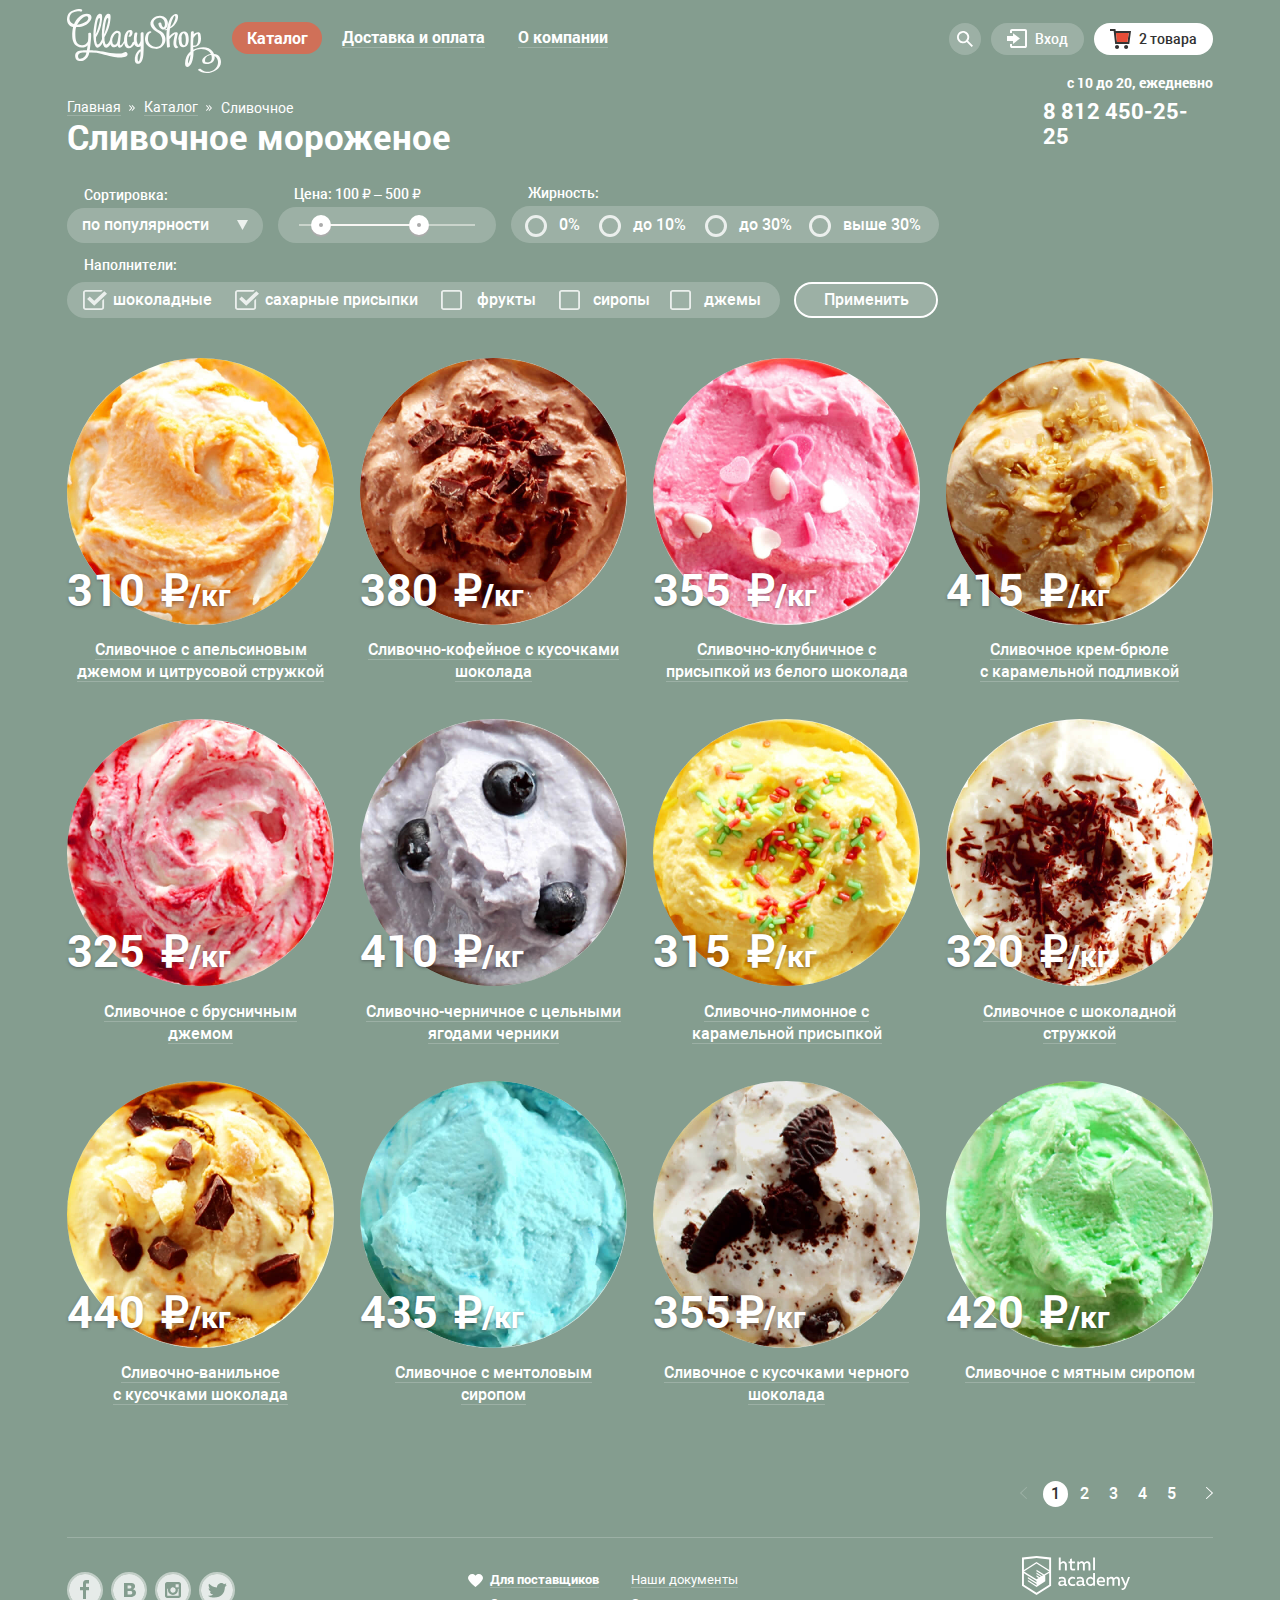
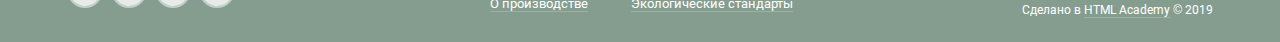
<file: catalog.html>
<!DOCTYPE html>
<html class="html" lang="ru">
<head>
  <meta charset="UTF-8">
  <meta name="viewport" content="width=device-width, initial-scale=1.0">
  <link rel="icon" href="favicon.ico">
  <link rel="icon" href="img/favicon/icon.svg" type="image/svg+xml">
  <link rel="apple-touch-icon" href="img/favicon/apple.png">
  <link rel="manifest" href="manifest.webmanifest">
  <link rel="stylesheet" href="css/normalize.css">
  <link rel="stylesheet" href="css/style.min.css">
  <title>HTML Academy: Глейси</title>
</head>
<body class="page">
<header class="page-header page-header--catalog">
  <div class="container">
    <div class="page-header__inner">
      <a class="header-logo" href="index.html">
        <svg class="header-logo__img" aria-hidden="true" focusable="false" width="154" height="64" viewBox="0 0 154 64"
             fill="none" xmlns="http://www.w3.org/2000/svg">
          <title>Gllacy Shop</title>
          <path
            d="M59.3411 43.1507C58.6031 43.0641 57.8564 43.196 57.1891 43.5308C57.1891 43.5308 54.1865 46.1093 39.3332 43.1404C28.4134 40.9523 22.7384 41.1783 22.7384 41.1783C22.7384 41.1783 24.57 28.3371 24.0695 24.7415C24.0466 24.4763 23.9242 24.2306 23.7281 24.0562C23.532 23.8818 23.2777 23.7923 23.0186 23.8067C21.9276 23.8067 21.267 24.2382 21.267 24.834C21.3606 27.2614 21.277 29.6926 21.0168 32.1072C20.5634 33.3829 19.7122 34.4692 18.5955 35.1974C17.4788 35.9256 16.1591 36.255 14.8413 36.1342C10.087 35.7952 9.08615 32.2819 8.66578 29.8883C8.2454 27.4947 8.00519 20.807 9.2563 18.0744C9.2563 18.0744 16.4227 18.3312 20.9267 14.3864C25.4308 10.4416 25.1505 7.03093 23.0186 5.57217C20.8867 4.11341 15.8922 4.37024 12.0588 7.96577C9.85781 9.93907 8.11968 12.3973 6.97426 15.1569C6.97426 15.1569 1.33923 13.9241 2.63038 7.88359C4.00161 1.57599 12.3991 2.31564 12.3991 2.31564C14.1507 2.66492 14.2307 2.82929 14.8113 2.23346C15.3918 1.63763 15.8122 0.0966821 13.0597 0.00422536C10.3072 -0.0882313 2.04986 1.30889 0.46845 6.93848C-1.22306 12.9276 1.89973 17.2114 6.09348 17.8792C6.09348 17.8792 3.80143 28.2549 6.63396 33.3914C7.41915 35.0146 8.65661 36.3617 10.1892 37.2616C11.7218 38.1615 13.4804 38.5736 15.2417 38.4457C16.8931 38.4457 19.8157 37.5005 20.6465 36.1342C20.6465 36.1342 20.2561 39.812 19.9258 41.1475C19.9258 41.1475 12.9796 41.055 10.8077 42.1748C7.11439 44.178 7.88508 48.8727 9.30635 50.5369C10.5074 51.9546 14.1207 52.7251 16.733 51.4615C18.2281 50.723 19.5196 49.6125 20.4898 48.2309C21.46 46.8494 22.0781 45.2407 22.288 43.5513C26.5142 43.3281 30.748 43.7998 34.8292 44.9485C41.0047 46.8387 49.6024 48.6056 52.1847 48.6056C54.767 48.6056 60.1918 47.8454 60.5221 45.6367C60.7023 44.178 60.1718 43.4178 59.3411 43.1507ZM15.8722 8.81843C15.8722 8.81843 19.1552 6.25019 20.7266 7.85277C21.0794 8.24335 21.2828 8.75163 21.2993 9.28397C21.3159 9.81632 21.1445 10.3369 20.8166 10.7497C20.156 11.6332 18.4145 14.4275 10.1471 15.8143C10.1471 15.8143 12.7494 11.1298 15.8722 8.81843ZM16.1425 48.7905C16.1425 48.7905 11.6084 51.328 11.138 47.8865C10.9562 47.1689 11.0201 46.409 11.3189 45.7339C11.6177 45.0588 12.1333 44.5096 12.7795 44.178C13.5702 43.7773 14.6511 43.274 19.3653 43.4486C19.3125 44.5462 18.9891 45.6121 18.4254 46.5464C17.8617 47.4807 17.0762 48.2528 16.1425 48.7905Z"
            fill="#FBFCFB"/>
          <path
            d="M73.6439 24.382C73.6439 26.7037 73.6439 29.0151 73.6439 31.3368C73.6439 31.3368 73.6439 31.419 73.6439 31.46C73.5647 32.3848 73.2694 33.2764 72.7831 34.0591C72.4757 34.6276 72.0763 35.1382 71.602 35.5692C71.0716 36.0418 70.7212 34.9837 70.5211 34.5419C69.1298 31.5525 69.8004 27.546 70.3409 24.4128C70.5911 22.9129 67.6285 23.3033 67.3983 24.6388C66.8584 27.3095 66.6732 30.043 66.8478 32.7647C66.5854 32.7859 66.3304 32.8637 66.0993 32.9929C65.8682 33.1221 65.6662 33.2999 65.5066 33.5146C64.9961 34.6344 63.5048 38.3532 61.6731 36.8636C60.352 35.8363 60.2118 33.0215 60.0717 31.4498C59.9123 29.2711 60.1916 27.082 60.8925 25.0189C60.8324 25.1935 62.0335 22.1116 62.5639 23.2622C62.7074 23.8105 62.7269 24.3852 62.6211 24.9424C62.5153 25.4997 62.2869 26.0248 61.9534 26.4777C60.382 27.6899 62.8242 28.1932 63.775 27.4536C65.5766 26.0667 66.7777 21.5877 63.705 21.0535C60.2319 20.4577 58.2601 24.0532 57.5294 26.9091C57.1421 28.5492 56.9738 30.2357 57.029 31.9223C56.5486 32.7853 54.9271 35.559 53.9763 36.0315C52.8553 36.6273 52.8753 35.7952 52.9153 35.261C52.9554 34.7269 53.4558 29.9705 53.726 26.7653C53.9629 25.4929 53.7871 24.1758 53.2256 23.0157C52.7952 22.1219 49.222 20.1187 46.0792 23.8786C44.3087 25.8622 43.2252 28.3898 42.9965 31.0697C42.7863 31.5011 42.5561 31.9634 42.2858 32.4668C40.7845 35.2919 38.8928 36.4835 38.2222 34.5214C37.5477 32.4775 37.2921 30.3125 37.4715 28.1624C39.8038 24.4569 41.5156 20.377 42.536 16.0917C44.0374 9.2499 43.7571 5.84954 42.9464 5.27426C42.1357 4.69897 38.6926 3.2813 36.6208 11.6949C35.0837 17.6814 34.5456 23.8919 35.0293 30.0629C34.7091 30.7615 34.3087 31.6039 33.7982 32.5593C32.2969 35.3843 30.4152 36.576 29.7346 34.6138C29.0736 32.567 28.8317 30.4021 29.024 28.2549C31.3562 24.5494 33.068 20.4695 34.0885 16.1841C35.6399 9.2499 35.3296 5.84954 34.5189 5.27426C33.7082 4.69897 30.2651 3.2813 28.2032 11.6949C26.1414 20.1084 25.731 29.2822 27.7028 35.446C27.7028 35.446 28.7838 38.9182 30.8056 38.6614C32.4771 38.4457 34.4688 36.7609 35.6399 33.6174C35.7723 34.2352 35.936 34.8456 36.1303 35.446C36.1303 35.446 37.2113 38.9182 39.2331 38.6614C40.6043 38.4868 42.2358 37.3054 43.3768 35.148C44.0874 37.028 45.6188 38.5792 47.5906 38.2299C50.263 37.7368 50.8134 36.2472 50.8134 36.2472C50.8134 36.2472 50.7634 38.6922 52.4749 38.6922C53.9963 38.6922 55.2074 37.7779 56.4084 35.446C56.8188 34.6549 57.059 34.1927 57.1891 33.9256C57.5395 36.1342 58.4303 38.0964 60.1918 38.8874C63.1945 40.2229 65.8169 37.6855 67.3582 35.1789C67.5558 35.7829 67.878 36.3361 68.303 36.8006C68.7279 37.2651 69.2455 37.63 69.8204 37.8704C70.4759 38.0818 71.1752 38.1045 71.8424 37.936C72.5095 37.7676 73.1188 37.4144 73.6038 36.915V40.5311C73.0551 40.5011 72.5114 40.6523 72.0524 40.9625C70.5201 42.253 69.3316 43.9212 68.5982 45.8112C67.8648 47.7013 67.6103 49.7513 67.8587 51.7697C67.9009 52.3158 68.0743 52.8426 68.3632 53.3032C68.6521 53.7638 69.0476 54.1438 69.5145 54.4093C69.9813 54.6749 70.5049 54.8176 71.0386 54.8249C71.5722 54.8321 72.0994 54.7037 72.5729 54.451C75.6757 53.0641 76.1461 48.2872 76.4063 45.3696C77.0369 38.3532 76.5464 31.0491 76.5464 24.0121C76.5464 22.7178 73.6439 23.3239 73.6439 24.382ZM30.2751 12.8763C30.9657 10.1539 31.6063 9.06498 32.2769 9.06498C32.9475 9.06498 33.2077 9.79436 32.7373 12.1469C31.8645 16.659 30.491 21.0536 28.6436 25.2449C28.6436 25.2449 29.5845 15.6089 30.2751 12.8763ZM38.7026 12.8763C39.3932 10.1539 40.0338 9.06498 40.6544 9.06498C41.2749 9.06498 41.5952 9.79436 41.1248 12.1469C40.6544 14.4994 39.123 21.0022 37.0311 25.2449C37.0311 25.2449 38.032 15.6089 38.7026 12.8763ZM51.5741 25.6866C51.4941 26.2825 51.1137 30.0937 50.5732 32.1483C50.0327 34.2029 49.6624 34.9323 48.041 35.6411C46.4195 36.35 45.5988 34.1824 45.5988 34.1824C44.4478 30.895 45.9891 28.0186 47.2703 26.0462C48.5514 24.0738 49.8426 23.8991 50.5832 23.9916C50.7568 24.036 50.9201 24.1152 51.0638 24.2244C51.2076 24.3337 51.3289 24.4709 51.4209 24.6284C51.513 24.7858 51.5739 24.9603 51.6001 25.1418C51.6264 25.3234 51.6176 25.5086 51.5741 25.6866ZM73.5638 44.178C73.6242 46.9398 73.0839 49.6807 71.9824 52.2012C71.2817 52.345 70.9815 52.0779 70.7413 50.9273C70.5761 49.8209 70.5761 48.6951 70.7413 47.5886C71.0686 45.5562 72.0479 43.6942 73.5237 42.298C73.5738 42.9452 73.5738 43.5719 73.5638 44.178Z"
            fill="#FBFCFB"/>
          <path
            d="M92.3806 21.4747C91.0788 20.8853 89.9035 20.0372 88.9227 18.9793C87.9418 17.9214 87.1746 16.6746 86.6655 15.3109C85.3843 11.3867 89.5881 8.4897 92.9411 8.66434C96.2941 8.83898 98.0857 12.3832 97.9456 15.5575C97.8855 16.6772 97.1949 19.2044 95.8437 17.8895C94.9501 16.8485 94.4032 15.5422 94.2823 14.1604C94.0821 12.9173 91.1795 13.657 91.3797 14.9617C91.9602 18.7216 95.9037 22.8616 99.2868 18.927C99.9789 18.0362 100.466 16.9962 100.711 15.8848C100.955 14.7735 100.952 13.6197 100.701 12.5099C100.45 11.4 99.9568 10.363 99.2595 9.47639C98.5622 8.5898 97.6784 7.87669 96.6744 7.39049C94.4096 6.48529 91.905 6.43566 89.6078 7.25044C87.3107 8.06522 85.3703 9.6914 84.1332 11.8387C81.4008 16.8211 86.8857 21.6905 90.7692 23.4677C97.0047 26.8886 97.2349 37.9012 88.9475 37.9731C87.245 37.933 85.5951 37.3594 84.2193 36.3293C82.8436 35.2991 81.8077 33.8617 81.2506 32.21C80.6801 30.4841 80.9704 24.4539 83.2524 23.9916C85.0641 23.632 84.5736 21.937 82.802 22.2555C79.0887 22.9951 77.7175 27.9159 78.0778 31.3573C78.6583 36.8431 83.6628 39.9147 88.7173 39.8736C90.9535 39.9395 93.1417 39.2 94.9022 37.7833C96.6628 36.3666 97.8847 34.3621 98.3559 32.1175C98.7278 29.9065 98.3339 27.6317 97.2424 25.6876C96.151 23.7436 94.4309 22.2531 92.3806 21.4747Z"
            fill="#FBFCFB"/>
          <path
            d="M110.977 37.7985C108.125 36.1959 109.756 30.0218 110.187 27.6488C110.467 26.1181 111.738 23.7553 109.696 23.2314C107.304 22.6356 104.461 24.9675 102.41 27.1968C102.408 24.6249 102.592 22.0565 102.96 19.5126C106.125 17.8918 108.659 15.2147 110.146 11.9209C111.448 9.2499 112.088 3.70249 107.684 5.32562C103.681 6.76384 102.309 11.4894 101.058 15.2801C100.586 16.7464 100.221 18.247 99.9674 19.7694C99.5682 19.9414 99.1606 20.0923 98.7463 20.2214C97.0848 20.7556 97.305 21.6699 98.9865 21.1357L99.7972 20.8686C98.9965 26.6318 99.537 32.6723 100.047 38.3327C100.047 38.8874 103.05 38.3327 102.94 37.5314C102.72 35.0042 102.53 32.4771 102.45 29.9705C102.691 29.8979 102.909 29.7595 103.08 29.5698C104.001 28.3831 105.034 27.2924 106.163 26.3133C106.463 26.0359 106.773 25.7791 107.084 25.5325L107.544 25.1833C108.215 24.6388 108.345 24.6285 107.924 25.1833C107.768 26.1629 107.56 27.1333 107.304 28.0905C106.753 31.1724 105.172 37.2232 108.645 39.1648C109.396 39.5551 112.098 38.4046 110.977 37.7985ZM104.481 13.0303C104.792 12.1161 105.202 11.212 105.582 10.3286C106.053 9.21908 107.314 5.42835 108.225 7.24667C108.955 8.69516 107.804 11.0682 107.294 12.4551C106.49 14.6234 105.102 16.5119 103.29 17.8997C103.582 16.2514 103.98 14.6248 104.481 13.0303Z"
            fill="#FBFCFB"/>
          <path
            d="M121.737 30.5971C121.737 27.2173 121.367 22.8821 117.433 22.5226C113.119 22.1219 111.428 26.755 111.368 30.217C111.361 30.3395 111.392 30.4611 111.454 30.5657C111.517 30.6702 111.609 30.7528 111.718 30.8026C111.718 34.0386 112.479 38.2607 116.232 38.1888C120.416 38.1272 121.737 34.3776 121.737 30.5971ZM116.732 36.2267C114.29 35.1994 114.51 30.8745 114.671 28.7891C114.685 28.6843 114.671 28.5773 114.628 28.4808C114.585 28.3843 114.517 28.3024 114.43 28.2446C114.731 26.19 115.511 23.1081 117.293 24.6388C118.714 25.8921 118.744 28.9021 118.814 30.6382C118.874 31.8504 118.724 36.9869 116.742 36.2267H116.732Z"
            fill="#FBFCFB"/>
          <path
            d="M153.265 49.1398C152.144 46.1812 149.682 45.0306 146.969 44.9074C146.667 44.1563 146.287 43.4401 145.838 42.7706C141.925 36.8225 132.637 37.6341 126.341 40.716C126.341 39.7812 126.251 38.8463 126.211 37.9115C127.463 38.0153 128.721 37.7863 129.862 37.2465C131.003 36.7067 131.99 35.8743 132.727 34.8296C134.398 32.3743 134.158 28.0186 133.497 25.2654C132.877 22.6767 130.415 23.1389 128.563 24.0019C127.882 24.333 127.254 24.7696 126.701 25.2963C126.701 24.608 126.811 23.9094 126.861 23.2417C126.972 21.6596 124.019 22.0603 123.919 23.4574C123.458 29.8164 123.619 36.1548 123.478 42.5035C121.702 44.0013 120.291 45.9041 119.358 48.0604C118.425 50.2166 117.996 52.5667 118.104 54.9235C118.104 57.2555 120.035 59.0327 122.107 57.3685C125 55.0879 125.881 50.5575 126.281 47.0955C126.445 45.5504 126.498 43.995 126.441 42.4419C128.698 40.9228 131.334 40.105 134.033 40.0868C136.732 40.0685 139.378 40.8507 141.655 42.3391C142.632 43.0474 143.415 44.0028 143.927 45.1128C142.326 45.4066 140.771 45.9179 139.303 46.6332C137.591 47.4756 135.049 49.4686 135.169 51.6978C135.149 52.4032 135.366 53.0941 135.784 53.655C136.201 54.216 136.793 54.613 137.461 54.7797C137.552 54.8272 137.65 54.8584 137.751 54.8721C143.897 55.8994 148.471 52.1703 147.59 46.9209C150.593 48.5954 151.704 52.4785 150.643 55.8173C148.251 63.3165 139.042 64.991 133.678 59.9778C133.097 59.4436 130.485 60.5736 130.945 61.0051C138.692 68.2681 157.989 61.5496 153.265 49.1398ZM123.298 47.3215C123.213 49.1354 122.827 50.9211 122.157 52.6018C121.907 53.1668 121.637 53.7113 121.346 54.2455C121.346 54.2455 121.086 54.3071 121.036 53.5058C121.032 50.6277 121.846 47.8109 123.378 45.4005C123.358 46.0374 123.338 46.6846 123.298 47.3215ZM126.431 28.974C126.489 28.9234 126.539 28.8646 126.581 28.7994C127.119 27.8692 127.757 27.0042 128.483 26.2208C129.007 25.6096 129.617 25.0831 130.294 24.6593C130.615 24.8237 130.945 25.6866 131.065 26.8475C131.375 29.7034 131.506 37.2232 127.122 36.5143C126.78 36.4987 126.438 36.5583 126.121 36.689C126.111 34.0797 126.251 31.532 126.431 28.974ZM139.523 53.362H139.463C137.781 52.9511 137.961 51.3074 138.182 50.1979C138.672 47.5989 141.755 46.2018 144.297 46.0888C145.588 49.787 144.597 54.2147 139.523 53.362Z"
            fill="#FBFCFB"/>
        </svg>
      </a>
      <nav>
        <ul class="menu">
          <li class="menu__item">
            <a href="catalog.html" class="menu__link menu__link--active" aria-label="Перейти на страницу каталога"><span
              class="base-link">Каталог</span></a>
            <ul class="dropdown">
              <li class="dropdown__item">
                <a href="#" class="dropdown__link dropdown__link--head">Новинки</a>
              </li>
              <li class="dropdown__item">
                <a href="catalog.html" class="dropdown__link dropdown__link--current">Сливочное</a>
              </li>
              <li class="dropdown__item">
                <a href="#" class="dropdown__link">Щербеты</a>
              </li>
              <li class="dropdown__item">
                <a href="#" class="dropdown__link">Фруктовый лед</a>
              </li>
              <li class="dropdown__item">
                <a href="#" class="dropdown__link">Мелорин</a>
              </li>
            </ul>
          </li>
          <li class="menu__item">
            <a href="#" class="menu__link"><span class="base-link">Доставка и оплата</span></a>
          </li>
          <li class="menu__item">
            <a href="#" class="menu__link"><span class="base-link">О компании</span></a>
          </li>
        </ul>
      </nav>

      <ul class="usermenu">
        <li class="usermenu__item usermenu__item--search">
          <a class="usermenu__link usermenu__link--search" href="search.html" aria-label="Перейти на страницу поиска">
            <span class="visually-hidden">Поиск</span>
          </a>
          <div class="popup-search">
            <div class="popup-search__inner">
              <form action="https://echo.htmlacademy.ru" method="GET" class="popup-search__form">
                <input class="field popup-search__field" type="text" id="search" name="input-search"
                       placeholder="Крем-брюле">
                <label class="visually-hidden" for="search">Поиск по сайту</label>
              </form>
            </div>
          </div>
        </li>
        <li class="usermenu__item">
          <a class="usermenu__link usermenu__link--login" href="login.html" aria-label="Перейти на страницу входа">
            <span>Вход</span>
          </a>
          <div class="popup-login">
            <form action="https://echo.htmlacademy.ru" method="post" class="popup-login__form">
              <input type="email" class="field popup-login__field" id="input-login" name="user-email"
                     placeholder="email@example.com" aria-invalid="true">
              <label for="input-login" class="visually-hidden">Email</label>

              <input type="password" class="field popup-login__field" id="input-password" name="password"
                     placeholder="••••••" aria-invalid="true">
              <label for="input-password" class="visually-hidden">Пароль</label>

              <button class="btn popup-login__btn" type="submit" aria-label="Войти на сайт">Войти</button>
              <div class="popup-login__links">
                <a class=" popup-login__link" href="#" aria-label="Перейти на страницу восстановления пароля"><span
                  class="base-link">Забыли пароль?</span></a>
                <a class="popup-login__link" href="#" aria-label="Перейти на страницу регистрации"><span
                  class="base-link">Новая регистрация</span></a>
              </div>
            </form>
          </div>
        </li>
        <li class="usermenu__item">
          <a class="btn usermenu__link usermenu__link--cart usermenu__link--active" href="cart.html"
             aria-label="Перейти в корзину">
            <span>2 товара</span>
          </a>
          <div class="popup-cart">
            <ul class="popup-cart__list">
              <li class="popup-cart__item">
                <div class="popup-cart__close">
                  <button class="popup-cart__cross" aria-label="Удалить Пломбир с апельсиновым джемом из корзины"
                          type="button">
                    <svg aria-hidden="true" focusable="false" width="11" height="11" viewBox="0 0 11 11" fill="none"
                         xmlns="http://www.w3.org/2000/svg">
                      <path
                        d="M11 0.712591L10.2874 0L5.5 4.78741L0.712591 0L0 0.712591L4.78741 5.5L0 10.2874L0.712591 11L5.5 6.21259L10.2874 11L11 10.2874L6.21259 5.5L11 0.712591Z"
                        fill="#2C2829"/>
                    </svg>
                  </button>
                </div>
                <img src="img/products/product1.jpg" alt="Оранжевое мороженое" class="popup-cart__preview" width="33" height="33">
                <a class="popup-cart__link" href="#" aria-label="Перейти на страницу товара">Пломбир с апельсиновым
                  джемом</a>
                <p class="popup-cart__weight">1,5 кг х <span class="popup-cart__weight--price">200 руб.</span></p>
                <p class="popup-cart__price">300 руб.</p>
              </li>
              <li class="popup-cart__item">
                <div class="popup-cart__close">
                  <button class="popup-cart__cross"
                          aria-label="Удалить Клубничный пломбир с присыпкой из белого шоколада из корзины"
                          type="button">
                    <svg aria-hidden="true" focusable="false" width="11" height="11" viewBox="0 0 11 11" fill="none"
                         xmlns="http://www.w3.org/2000/svg">
                      <path
                        d="M11 0.712591L10.2874 0L5.5 4.78741L0.712591 0L0 0.712591L4.78741 5.5L0 10.2874L0.712591 11L5.5 6.21259L10.2874 11L11 10.2874L6.21259 5.5L11 0.712591Z"
                        fill="#2C2829"/>
                    </svg>
                  </button>
                </div>
                <img src="img/products/product3.jpg" alt="Розовое мороженое с присыпкой в виде сердечек" class="popup-cart__preview" width="33" height="33">
                <a class="popup-cart__link" href="#" aria-label="Перейти на страницу товара">Клубничный пломбир с
                  присыпкой из белого шоколада</a>
                <p class="popup-cart__weight">1,5 кг х <span class="popup-cart__weight--price">300 руб.</span></p>
                <p class="popup-cart__price">450 руб.</p>
              </li>
            </ul>

            <div class="popup-cart__checkout">
              <p class="popup-cart__total">Итого: 750 руб.</p>
              <a class="btn popup-cart__btn" href="cart.html" aria-label="Перейти на страницу оплаты">Оформить заказ</a>
            </div>
          </div>
        </li>
      </ul>
      <div class="page-header__info">
        <p class="page-header__days">с 10 до 20, ежедневно</p>
        <a class="base-link page-header__phone" href="tel:+78124502525" aria-label="Сделать звонок">8 812 450-25-25</a>
      </div>
    </div>
  </div>
</header>

<main>
  <div class="container">
    <div class="breadcrumbs">
      <ul class="breadcrumbs__list">
        <li class="breadcrumbs__item">
          <a href="index.html" class="base-link breadcrumbs__link" aria-label="Перейти на страницу Главная">Главная</a>
        </li>
        <li class="breadcrumbs__item">
          <a href="#" class="base-link breadcrumbs__link" aria-label="Перейти на страницу Каталог">Каталог</a>
        </li>
        <li class="breadcrumbs__item">
          <a class="base-link breadcrumbs__link">Сливочное</a>
        </li>
      </ul>
    </div>
    <h1 class="main-title">Сливочное мороженое</h1>
    <section class="filter">
      <h2 class="visually-hidden">Фильтр товаров</h2>
      <form action="https://echo.htmlacademy.ru" method="GET" class="filter-form">
        <fieldset class="filter-group select">
          <legend class="filter-label select__label">Сортировка:</legend>
          <label>
            <select name="sorting" id="filter-sorting" class="custom-select">
              <option value="by-popularity">по популярности</option>
              <option value="inexpensive-first">сначала недорогие</option>
              <option value="expensive-first">сначала дорогие</option>
              <option value="by-fat-content">по жирности</option>
            </select>
          </label>
        </fieldset>

        <fieldset class="filter-group price">
          <legend class="filter-label price__label">Цена: 100 ₽ – 500 ₽</legend>
          <div class="price__range" aria-label="Укажите диапозон цены">
            <div class="price__controls">
              <div class="scale">
                <div class="bar" style="width: 60%;margin-left: 10%"></div>
              </div>
              <div class="toggle toggle-min" tabindex="0" aria-label="Указать значение: от"></div>
              <div class="toggle toggle-max" tabindex="0" aria-label="Указать значение: до"></div>
            </div>
            <label class="price__filter-range price__filter-range--min visually-hidden" aria-hidden="true">
              <input type="number" id="filter-price-min" class="custom-range" name="price-min" value="100"
                     tabindex="-1">
            </label>

            <label class="price__filter-range price__filter-range--max visually-hidden" aria-hidden="true">
              <input type="number" id="filter-price-max" class="custom-range" name="price-max" value="500"
                     tabindex="-1">
            </label>
          </div>
        </fieldset>

        <fieldset class="filter-group fat">
          <legend class="filter-label fat__label">Жирность:</legend>
          <ul class="filter-list fat__list">
            <li class="filter-item fat__item fat__item--0">
              <input type="radio" name="fat-content" value="0" id="filter-0" class="custom-radio visually-hidden">
              <label for="filter-0">0%</label>
            </li>
            <li class="filter-item fat__item fat__item--to10">
              <input type="radio" name="fat-content" value="to-10" id="filter-to-10"
                     class="custom-radio visually-hidden">
              <label for="filter-to-10">до 10%</label>
            </li>
            <li class="filter-item fat__item fat__item--to30">
              <input type="radio" name="fat-content" value="to-30" id="filter-to-30"
                     class="custom-radio visually-hidden">
              <label for="filter-to-30">до 30%</label>
            </li>
            <li class="filter-item fat__item fat__item--from30">
              <input type="radio" name="fat-content" value="from-30" id="filter-from-30"
                     class="custom-radio visually-hidden">
              <label for="filter-from-30">выше 30%</label>
            </li>
          </ul>
        </fieldset>

        <fieldset class="filter-group fillers">
          <legend class="filter-label fillers__label">Наполнители:</legend>
          <ul class="filter-list fillers__list">
            <li class="filter-item fillers__item fillers__item--chocolate">
              <input type="checkbox" name="chocolate" id="filter-chocolate" class="custom-checkbox visually-hidden"
                     checked>
              <label for="filter-chocolate">шоколадные</label>
            </li>
            <li class="filter-item fillers__item fillers__item--sugar">
              <input type="checkbox" name="powder-sugar" id="filter-powder-sugar"
                     class="custom-checkbox visually-hidden" checked>
              <label for="filter-powder-sugar">сахарные присыпки</label>
            </li>
            <li class="filter-item fillers__item fillers__item--fruits">
              <input type="checkbox" name="fruits" id="filter-fruits" class="custom-checkbox visually-hidden">
              <label for="filter-fruits">фрукты</label>
            </li>
            <li class="filter-item fillers__item fillers__item--syrups">
              <input type="checkbox" name="syrups" id="filter-syrups" class="custom-checkbox visually-hidden">
              <label for="filter-syrups">сиропы</label>
            </li>
            <li class="filter-item fillers__item fillers__item--jams">
              <input type="checkbox" name="jams" id="filter-jams" class="custom-checkbox visually-hidden">
              <label for="filter-jams">джемы</label>
            </li>
          </ul>
        </fieldset>
        <button class="btn filter__btn" type="submit" aria-label="Сортировать товары">Применить</button>
      </form>
    </section>

    <section class="products">
      <h2 class="visually-hidden">Каталог товаров</h2>
      <ul class="products__list">
        <li class="products__item">
          <div class="products__content">
            <img class="products__img" src="img/products/product1.jpg" alt="Оранжевое мороженое" width="267" height="267">
            <p class="products__price">310 <span class="currency">₽</span><span
              class="unit">/кг</span></p>
          </div>
          <h3 class="products__title">
            <a class="base-link products__link" href="#"
               aria-label="Перейти на страницу товара Сливочное с апельсиновым джемом и цитрусовой стружкой">Сливочное с
              апельсиновым <br>
              джемом и цитрусовой стружкой</a>
          </h3>
          <button class="btn products__btn" aria-label="Открыть окно просмотра товара" type="button">Быстрый просмотр
          </button>
        </li>
        <li class="products__item">
          <div class="products__content">
            <img class="products__img" src="img/products/product2.jpg" alt="Темное мороженое с шоколадной присыпкой" width="267" height="267">
            <p class="products__price">380 <span class="currency">₽</span><span
              class="unit">/кг</span></p>
          </div>
          <h3 class="products__title">
            <a class="base-link products__link" href="#"
               aria-label="Перейти на страницу товара Сливочно-кофейное с кусочками шоколада">Сливочно-кофейное с
              кусочками
              <br> шоколада</a>
          </h3>
          <button class="btn products__btn" aria-label="Открыть окно просмотра товара" type="button">Быстрый просмотр
          </button>
        </li>
        <li class="products__item">
          <div class="products__content">
            <img class="products__img" src="img/products/product3.jpg" alt="Розовое мороженое с присыпкой в виде сердечек" width="267" height="267">
            <p class="products__price">355 <span class="currency">₽</span><span
              class="unit">/кг</span></p>
          </div>
          <h3 class="products__title">
            <a class="base-link products__link" href="#"
               aria-label="Перейти на страницу товара Сливочно-клубничное с присыпкой из белого шоколада">Сливочно-клубничное
              с
              <br> присыпкой из белого шоколада</a>
          </h3>
          <button class="btn products__btn" aria-label="Открыть окно просмотра товара" type="button">Быстрый просмотр
          </button>
        </li>
        <li class="products__item">
          <div class="products__content">
            <img class="products__img" src="img/products/product4.jpg" alt="Коричневое мороженое с подливкой" width="267" height="267">
            <p class="products__price">415 <span class="currency">₽</span><span
              class="unit">/кг</span></p>
          </div>
          <h3 class="products__title">
            <a class="base-link products__link" href="#"
               aria-label="Перейти на страницу товара Сливочное крем-брюле с карамельной подливкой">Сливочное крем-брюле
              <br> с карамельной подливкой</a>
          </h3>
          <button class="btn products__btn" aria-label="Открыть окно просмотра товара" type="button">Быстрый просмотр
          </button>
        </li>
        <li class="products__item">
          <div class="products__content">
            <img class="products__img" src="img/products/product5.jpg" alt="Белое мороженое с красным джемом" width="267" height="267">
            <p class="products__price">325 <span class="currency">₽</span><span
              class="unit">/кг</span></p>
          </div>
          <h3 class="products__title">
            <a class="base-link products__link" href="#"
               aria-label="Перейти на страницу товара Сливочное с брусничным джемом">Сливочное с брусничным
              <br> джемом</a>
          </h3>
          <button class="btn products__btn" aria-label="Открыть окно просмотра товара" type="button">Быстрый просмотр
          </button>
        </li>
        <li class="products__item">
          <div class="products__content">
            <img class="products__img" src="img/products/product6.jpg" alt="Белое мороженое с ягодами" width="267" height="267">
            <p class="products__price">410 <span class="currency">₽</span><span
              class="unit">/кг</span></p>
          </div>
          <h3 class="products__title">
            <a class="base-link products__link" href="#"
               aria-label="Перейти на страницу товара Сливочно-черничное с цельными ягодами черники">Сливочно-черничное
              с цельными
              <br> ягодами черники </a>
          </h3>
          <button class="btn products__btn" aria-label="Открыть окно просмотра товара" type="button">Быстрый просмотр
          </button>
        </li>
        <li class="products__item">
          <div class="products__content">
            <img class="products__img" src="img/products/product7.jpg" alt="Желтое мороженое с разноцветной присыпкой" width="267" height="267">
            <p class="products__price">315 <span class="currency">₽</span><span
              class="unit">/кг</span></p>
          </div>
          <h3 class="products__title">
            <a class="base-link products__link" href="#"
               aria-label="Перейти на страницу товара Сливочно-лимонное с карамельной присыпкой">Сливочно-лимонное с
              <br> карамельной присыпкой</a>
          </h3>
          <button class="btn products__btn" aria-label="Открыть окно просмотра товара" type="button">Быстрый просмотр
          </button>
        </li>
        <li class="products__item">
          <div class="products__content">
            <img class="products__img" src="img/products/product8.jpg" alt="Белое мороженое с коричневой стружкой" width="267" height="267">
            <p class="products__price">320 <span class="currency">₽</span><span
              class="unit">/кг</span></p>
          </div>
          <h3 class="products__title">
            <a class="base-link products__link" href="#"
               aria-label="Перейти на страницу товара Сливочное с шоколадной стружкой">Сливочное с шоколадной
              <br> стружкой</a>
          </h3>
          <button class="btn products__btn" aria-label="Открыть окно просмотра товара" type="button">Быстрый просмотр
          </button>
        </li>
        <li class="products__item">
          <div class="products__content">
            <img class="products__img" src="img/products/product9.jpg" alt="Желтое мороженое с кусочками темного шоколада" width="267" height="267">
            <p class="products__price">440 <span class="currency">₽</span><span
              class="unit">/кг</span>
          </div>
          <h3 class="products__title">
            <a class="base-link products__link" href="#"
               aria-label="Перейти на страницу товара Сливочно-ванильное с кусочками шоколада">Сливочно-ванильное
              <br> с кусочками шоколада</a>
          </h3>
          <button class="btn products__btn" aria-label="Открыть окно просмотра товара" type="button">Быстрый просмотр
          </button>
        </li>
        <li class="products__item">
          <div class="products__content">
            <img class="products__img" src="img/products/product10.jpg" alt="Бирюзовое мороженое" width="267" height="267">
            <p class="products__price">435 <span class="currency">₽</span><span
              class="unit">/кг</span></p>
          </div>
          <h3 class="products__title">
            <a class="base-link products__link" href="#"
               aria-label="Перейти на страницу товара Сливочноe с ментоловым сиропом">Сливочноe с ментоловым
              <br> сиропом</a>
          </h3>
          <button class="btn products__btn" aria-label="Открыть окно просмотра товара" type="button">Быстрый просмотр
          </button>
        </li>
        <li class="products__item">
          <div class="products__content">
            <img class="products__img" src="img/products/product11.jpg" alt="Белое мороженое с кусочками темного шоколада" width="267" height="267">
            <p class="products__price">355<span class="currency">₽</span><span
              class="unit">/кг</span></p>
          </div>
          <h3 class="products__title">
            <a class="base-link products__link" href="#"
               aria-label="Перейти на страницу товара Сливочное с кусочками черного шоколада">Сливочное с кусочками
              черного
              <br> шоколада</a>
          </h3>
          <button class="btn products__btn" aria-label="Открыть окно просмотра товара" type="button">Быстрый просмотр
          </button>
        </li>
        <li class="products__item">
          <div class="products__content">
            <img class="products__img" src="img/products/product12.jpg" alt="Зеленое мороженое" width="267" height="267">
            <p class="products__price">420 <span class="currency">₽</span><span
              class="unit">/кг</span></p>
          </div>
          <h3 class="products__title">
            <a class="base-link products__link" href="#"
               aria-label="Перейти на страницу товара Сливочное с мятным сиропом">Сливочное с мятным сиропом</a>
          </h3>
          <button class="btn products__btn" aria-label="Открыть окно просмотра товара" type="button">Быстрый просмотр
          </button>
        </li>
      </ul>
    </section>

    <section class="pagination">
      <h2 class="visually-hidden">Нумерация страниц</h2>
      <button class="btn pagination__btn pagination__btn--prev" aria-label="Предыдущая страница" type="button" disabled>
        <svg aria-hidden="true" focusable="false" width="7" height="12" viewBox="0 0 7 12" fill="white"
             xmlns="http://www.w3.org/2000/svg">
          <path
            d="M0.158889 6.34088L6.06761 11.8509C6.1703 11.9461 6.30937 11.9996 6.45436 11.9996C6.59934 11.9996 6.73841 11.9461 6.84111 11.8509C6.89146 11.8044 6.93142 11.7491 6.95869 11.6882C6.98596 11.6272 7 11.5619 7 11.4959C7 11.4299 6.98596 11.3645 6.95869 11.3036C6.93142 11.2427 6.89146 11.1874 6.84111 11.1409L1.3084 6.00088L6.84111 0.830881C6.89146 0.7844 6.93142 0.729098 6.95869 0.668169C6.98596 0.60724 7 0.541887 7 0.475882C7 0.409876 6.98596 0.344522 6.95869 0.283593C6.93142 0.222664 6.89146 0.167362 6.84111 0.120881C6.73357 0.0360642 6.59506 -0.0069141 6.45436 0.000881243C6.38391 8.20699e-05 6.31406 0.0130149 6.2493 0.038848C6.18454 0.0646811 6.12631 0.102843 6.07835 0.150881L0.158889 5.63088C0.108542 5.67736 0.068581 5.73266 0.0413102 5.79359C0.0140395 5.85452 -5.31509e-07 5.91988 -5.25739e-07 5.98588C-5.19968e-07 6.05189 0.0140395 6.11724 0.0413103 6.17817C0.0685811 6.2391 0.108542 6.2944 0.158889 6.34088Z"
            fill="white"/>
        </svg>
      </button>
      <ul class="pagination__list">
        <li class="pagination__item">
          <a class="pagination__link pagination__link--current" aria-label="Показать 1 страницу">1</a>
        </li>
        <li class="pagination__item">
          <a class="pagination__link" href="#" aria-label="Показать 2 страницу">2</a>
        </li>
        <li class="pagination__item">
          <a class="pagination__link" href="#" aria-label="Показать 3 страницу">3</a>
        </li>
        <li class="pagination__item">
          <a class="pagination__link" href="#" aria-label="Показать 4 страницу">4</a>
        </li>
        <li class="pagination__item">
          <a class="pagination__link" href="#" aria-label="Показать 5 страницу">5</a>
        </li>
      </ul>

      <button class="btn pagination__btn pagination__btn--next" aria-label="Следующая страница" type="button">
        <svg aria-hidden="true" focusable="false" width="7" height="12" viewBox="0 0 7 12" fill="white"
             xmlns="http://www.w3.org/2000/svg">
          <path
            d="M6.84111 5.65875L0.932395 0.148752C0.829699 0.05349 0.690626 0 0.545642 0C0.400659 0 0.261586 0.05349 0.15889 0.148752C0.108543 0.195234 0.0685817 0.250534 0.041311 0.311464C0.0140403 0.372393 0 0.437746 0 0.503752C0 0.569758 0.0140403 0.635111 0.041311 0.69604C0.0685817 0.75697 0.108543 0.812271 0.15889 0.858752L5.6916 5.99875L0.15889 11.1688C0.108543 11.2152 0.0685817 11.2705 0.041311 11.3315C0.0140403 11.3924 0 11.4577 0 11.5238C0 11.5898 0.0140403 11.6551 0.041311 11.716C0.0685817 11.777 0.108543 11.8323 0.15889 11.8788C0.266426 11.9636 0.404942 12.0065 0.545642 11.9988C0.616091 11.9996 0.68594 11.9866 0.750698 11.9608C0.815455 11.935 0.873688 11.8968 0.921651 11.8488L6.84111 6.36875C6.89146 6.32227 6.93142 6.26697 6.95869 6.20604C6.98596 6.14511 7 6.07976 7 6.01375C7 5.94775 6.98596 5.88239 6.95869 5.82146C6.93142 5.76053 6.89146 5.70523 6.84111 5.65875Z"
            fill="white"/>
        </svg>
      </button>
    </section>
  </div>
</main>

<footer class="page-footer">
  <div class="container page-footer__container page-footer__container--catalog">
    <section class="social">
      <h2 class="visually-hidden">Социальные сети</h2>
      <ul class="social__list">
        <li class="social__item">
          <a class="social__link" href="#">
            <svg class="social__img" aria-label="Перейти в Facebook" role="img" width="32" height="32" viewBox="0 0 32 32"
                 fill="none" xmlns="http://www.w3.org/2000/svg">
              <title>Facebook</title>
              <path
                d="M16 0C12.8355 0 9.74207 0.938384 7.11088 2.69649C4.4797 4.45459 2.42894 6.95345 1.21793 9.87706C0.0069325 12.8007 -0.309921 16.0177 0.307443 19.1214C0.924806 22.2251 2.44866 25.0761 4.6863 27.3137C6.92394 29.5513 9.77487 31.0752 12.8786 31.6926C15.9823 32.3099 19.1993 31.9931 22.1229 30.7821C25.0466 29.5711 27.5454 27.5203 29.3035 24.8891C31.0616 22.2579 32 19.1645 32 16C32 11.7565 30.3143 7.68687 27.3137 4.68629C24.3131 1.68571 20.2435 0 16 0ZM20.06 9.45H17V12.9H20V16.34H17V25H14V16.34H11V12.9H14V9.45C13.9449 8.59575 14.2291 7.75426 14.7908 7.1083C15.3525 6.46234 16.1464 6.06407 17 6H20V9.45H20.06Z"
                fill="white" fill-opacity="0.8"/>
            </svg>
          </a>
        </li>
        <li class="social__item">
          <a class="social__link" href="#">
            <svg class="social__img" aria-label="Перейти в VK" role="img" width="32" height="32" viewBox="0 0 32 32"
                 fill="none" xmlns="http://www.w3.org/2000/svg">
              <title>VK</title>
              <path
                d="M16.64 14.49C16.9652 14.4904 17.2875 14.4293 17.59 14.31C17.8645 14.2077 18.0922 14.0085 18.23 13.75C18.3343 13.4964 18.3854 13.2241 18.38 12.95C18.376 12.7057 18.3143 12.4659 18.2 12.25C18.0714 12.0066 17.8523 11.8235 17.59 11.74C17.2687 11.627 16.9306 11.5695 16.59 11.57H14.59V14.57H15.16C15.75 14.52 16.24 14.51 16.64 14.49Z"
                fill="white" fill-opacity="0.8"/>
              <path
                d="M18.12 17.08C17.751 17.0101 17.3752 16.9832 17 17H14.61V20.5H17.06C17.4757 20.4953 17.8865 20.4104 18.27 20.25C18.591 20.1392 18.8632 19.9199 19.04 19.63C19.1865 19.3527 19.2621 19.0436 19.26 18.73C19.2753 18.3782 19.1848 18.0298 19 17.73C18.7922 17.4167 18.4806 17.1865 18.12 17.08Z"
                fill="white" fill-opacity="0.8"/>
              <path
                d="M16 0C12.8355 0 9.74207 0.938384 7.11088 2.69649C4.4797 4.45459 2.42894 6.95345 1.21793 9.87706C0.0069325 12.8007 -0.309921 16.0177 0.307443 19.1214C0.924806 22.2251 2.44866 25.0761 4.6863 27.3137C6.92394 29.5513 9.77487 31.0752 12.8786 31.6926C15.9823 32.3099 19.1993 31.9931 22.1229 30.7821C25.0466 29.5711 27.5454 27.5203 29.3035 24.8891C31.0616 22.2579 32 19.1645 32 16C32 11.7565 30.3143 7.68687 27.3137 4.68629C24.3131 1.68571 20.2435 0 16 0ZM22.6 20.53C22.3376 21.056 21.9537 21.5119 21.48 21.86C20.9342 22.2714 20.3122 22.5705 19.65 22.74C18.8286 22.9383 17.9848 23.029 17.14 23.01H11V9H16.45C17.2781 8.9868 18.1063 9.02354 18.93 9.11C19.473 9.19401 19.9994 9.36273 20.49 9.61C20.9868 9.84615 21.4013 10.2258 21.68 10.7C21.9455 11.1728 22.0801 11.7079 22.07 12.25C22.0819 12.8916 21.8931 13.5209 21.53 14.05C21.1452 14.588 20.6142 15.0045 20 15.25V15.32C20.8272 15.4588 21.5898 15.8541 22.18 16.45C22.7295 17.0712 23.0163 17.8815 22.98 18.71C23.0043 19.3386 22.8738 19.9636 22.6 20.53Z"
                fill="white" fill-opacity="0.8"/>
            </svg>
          </a>
        </li>
        <li class="social__item">
          <a class="social__link" href="#">
            <svg class="social__img" aria-label="Перейти в Instagram" role="img" width="32" height="32" viewBox="0 0 32 32"
                 fill="none" xmlns="http://www.w3.org/2000/svg">
              <title>Instagram</title>
              <g fill-opacity="0.8">
                <path
                  d="M20.92 16C20.92 17.3155 20.3974 18.5771 19.4673 19.5072C18.5371 20.4374 17.2755 20.96 15.96 20.96C14.6445 20.96 13.3829 20.4374 12.4528 19.5072C11.5226 18.5771 11 17.3155 11 16C11.001 15.6158 11.048 15.233 11.14 14.86H10.24V21.7H21.64V14.86H20.74C20.8406 15.2325 20.901 15.6147 20.92 16Z"
                  fill="white"/>
                <path
                  d="M16 18.66C16.5252 18.656 17.0375 18.4967 17.4723 18.202C17.9071 17.9073 18.245 17.4905 18.4432 17.0042C18.6415 16.5178 18.6913 15.9836 18.5864 15.4689C18.4816 14.9542 18.2266 14.4821 17.8539 14.1121C17.4811 13.7421 17.0071 13.4908 16.4916 13.3897C15.9762 13.2887 15.4424 13.3425 14.9575 13.5445C14.4726 13.7464 14.0584 14.0873 13.7669 14.5243C13.4755 14.9613 13.32 15.4748 13.32 16C13.3213 16.3506 13.3917 16.6976 13.5271 17.021C13.6625 17.3444 13.8602 17.638 14.1091 17.8851C14.358 18.1321 14.653 18.3276 14.9775 18.4606C15.3019 18.5936 15.6494 18.6613 16 18.66Z"
                  fill="white"/>
                <path d="M21.68 10.3H18.64V13.34H21.68V10.3Z" fill="white"/>
                <path
                  d="M16 0C12.8355 0 9.74207 0.938384 7.11088 2.69649C4.4797 4.45459 2.42894 6.95345 1.21793 9.87706C0.0069325 12.8007 -0.309921 16.0177 0.307443 19.1214C0.924806 22.2251 2.44866 25.0761 4.6863 27.3137C6.92394 29.5513 9.77487 31.0752 12.8786 31.6926C15.9823 32.3099 19.1993 31.9931 22.1229 30.7821C25.0466 29.5711 27.5454 27.5203 29.3035 24.8891C31.0616 22.2579 32 19.1645 32 16C32 11.7565 30.3143 7.68687 27.3137 4.68629C24.3131 1.68571 20.2435 0 16 0ZM24 21.7C24.0027 22.0045 23.9444 22.3064 23.8285 22.588C23.7127 22.8696 23.5416 23.1251 23.3253 23.3395C23.1091 23.5539 22.8521 23.7228 22.5695 23.8362C22.2869 23.9497 21.9845 24.0054 21.68 24H10.28C9.97928 23.9987 9.68175 23.9382 9.40442 23.8219C9.12709 23.7056 8.87537 23.5358 8.66366 23.3222C8.45194 23.1086 8.28436 22.8554 8.17049 22.5771C8.05662 22.2988 7.99869 22.0007 8.00001 21.7V10.3C7.99869 9.99927 8.05662 9.70123 8.17049 9.42289C8.28436 9.14455 8.45194 8.89137 8.66366 8.67779C8.87537 8.46422 9.12709 8.29443 9.40442 8.17814C9.68175 8.06184 9.97928 8.00131 10.28 8H21.67C21.9749 7.99467 22.2778 8.0503 22.561 8.16362C22.8441 8.27694 23.1017 8.44568 23.3188 8.65992C23.5358 8.87416 23.7079 9.12959 23.8249 9.41123C23.9418 9.69287 24.0014 9.99504 24 10.3V21.7Z"
                  fill="white"/>
              </g>
            </svg>
          </a>
        </li>
        <li class="social__item">
          <a class="social__link" href="#">
            <svg class="social__img" aria-label="Перейти в Twitter" role="img" width="32" height="32" viewBox="0 0 32 32"
                 fill="none" xmlns="http://www.w3.org/2000/svg">
              <title>Twitter</title>
              <path
                d="M16 0C12.8355 0 9.74207 0.938384 7.11088 2.69649C4.4797 4.45459 2.42894 6.95345 1.21793 9.87706C0.0069325 12.8007 -0.309921 16.0177 0.307443 19.1214C0.924806 22.2251 2.44866 25.0761 4.6863 27.3137C6.92394 29.5513 9.77487 31.0752 12.8786 31.6926C15.9823 32.3099 19.1993 31.9931 22.1229 30.7821C25.0466 29.5711 27.5454 27.5203 29.3035 24.8891C31.0616 22.2579 32 19.1645 32 16C32 11.7565 30.3143 7.68687 27.3137 4.68629C24.3131 1.68571 20.2435 0 16 0ZM23.94 12.81C23.69 19.33 20.48 23.64 12.94 23.51H12.46C12.01 23.51 7.91001 23.07 7.11001 21.69C8.8989 21.9555 10.7228 21.5494 12.23 20.55C11.18 20.26 9.31001 20.09 8.98001 17.7C9.39279 17.8642 9.84415 17.9058 10.28 17.82C9.00001 17 7.53001 16.3 7.61001 14.17C8.02796 14.4893 8.54454 14.652 9.07001 14.63C8.30001 14.4 6.92001 11.39 8.07001 9.85C10.07 11.64 12.14 13.33 15.87 13.49C16.1 11.28 17.11 9.79 19.04 9.17C19.7375 8.93332 20.4908 8.91568 21.1986 9.11946C21.9065 9.32323 22.5351 9.73867 23 10.31C23.74 10.08 24.45 9.84 25.19 9.62C25.1758 9.95711 25.0846 10.2865 24.9234 10.5829C24.7622 10.8793 24.5353 11.1349 24.26 11.33C24.5167 11.3601 24.7768 11.3336 25.0221 11.2524C25.2674 11.1712 25.492 11.0372 25.68 10.86C25.5628 11.2985 25.3443 11.7034 25.0421 12.0421C24.7399 12.3808 24.3624 12.6438 23.94 12.81Z"
                fill="white" fill-opacity="0.8"/>
            </svg>
          </a>
        </li>
      </ul>
    </section>

    <section class="helpful">
      <h2 class="visually-hidden">Полезные ссылки</h2>
      <ul class="helpful__list">
        <li class="helpful__item helpful__item--heart">
          <a class="base-link helpful__link" href="#"><b>Для поставщиков</b></a>
        </li>
        <li class="helpful__item">
          <a class="base-link helpful__link" href="#">Наши документы</a>
        </li>
        <li class="helpful__item">
          <a class="base-link helpful__link" href="#">О производстве</a
          ></li>
        <li class="helpful__item">
          <a class="base-link helpful__link" href="#">Экологические стандарты</a>
        </li>
      </ul>
    </section>

    <div class="copyright">
      <a class="copyright__logo" href="https://htmlacademy.ru/intensive/htmlcss">
        <svg aria-hidden="true" focusable="false" width="108" height="39" viewBox="0 0 108 39" fill="none"
             xmlns="http://www.w3.org/2000/svg">
          <title>HTML Academy</title>
          <path
            d="M44.582 28.426C44.7698 28.4144 44.9553 28.3771 45.134 28.3151V29.7263C44.7564 29.8745 44.3566 29.9496 43.9538 29.948C43.6117 29.9839 43.2676 29.9061 42.9692 29.7255C42.6707 29.5448 42.4327 29.2703 42.2882 28.94C41.3994 29.6974 40.2878 30.1005 39.1473 30.0791C37.6339 30.0791 36.2348 29.2021 36.2348 27.3776C36.2348 25.1197 38.2145 24.4241 39.9468 24.4241C40.6765 24.4355 41.4034 24.5233 42.1169 24.6862V24.3737C42.1169 23.275 41.3554 22.4988 39.9277 22.4988C38.894 22.5023 37.8726 22.7358 36.9296 23.1843V21.3699C37.9559 20.9951 39.0325 20.7977 40.1181 20.7852C42.4785 20.7852 43.9253 21.9747 43.9253 24.6459V27.8111C43.912 27.962 43.9555 28.1123 44.0465 28.2294C44.1374 28.3465 44.2683 28.4207 44.4107 28.436C44.4679 28.4427 44.5258 28.4393 44.582 28.426ZM38.1479 27.2163C38.177 27.5946 38.3467 27.9451 38.6198 28.1908C38.8929 28.4366 39.247 28.5574 39.6041 28.5268H39.7088C40.6057 28.5405 41.4713 28.1782 42.1169 27.5187V25.9966C41.522 25.8626 40.9165 25.7883 40.3084 25.7749C39.2615 25.7749 38.1479 26.1277 38.1479 27.2365V27.2163Z"
            fill="white"/>
          <path
            d="M50.5022 20.7651C51.4002 20.7443 52.2873 20.9774 53.072 21.4404V23.2448C52.3925 22.7578 51.5891 22.5011 50.7687 22.5089C50.0431 22.4476 49.3241 22.6933 48.7693 23.1922C48.2145 23.6912 47.869 24.4027 47.8085 25.1709C47.7481 25.9391 47.9776 26.7014 48.4468 27.2907C48.916 27.88 49.5867 28.2484 50.3118 28.3151C50.4639 28.3252 50.6165 28.3252 50.7687 28.3151C51.6191 28.315 52.4551 28.0823 53.1957 27.6397V29.4541C52.3309 29.8749 51.387 30.0817 50.4355 30.0589C49.8841 30.1 49.3303 30.0253 48.8062 29.8391C48.282 29.6529 47.7978 29.3589 47.3812 28.974C46.9647 28.589 46.624 28.1207 46.3789 27.5959C46.1337 27.0711 45.9888 26.5002 45.9526 25.916C45.9526 25.7749 45.9526 25.6237 45.9526 25.4826C45.9335 24.882 46.0266 24.2834 46.2264 23.721C46.4263 23.1586 46.729 22.6435 47.1171 22.2052C47.5053 21.767 47.9713 21.4142 48.4885 21.167C49.0057 20.9199 49.5638 20.7833 50.131 20.7651C50.2545 20.7555 50.3786 20.7555 50.5022 20.7651Z"
            fill="white"/>
          <path
            d="M62.6661 28.426C62.8538 28.4144 63.0394 28.3771 63.2181 28.3151V29.7263C62.8404 29.8745 62.4407 29.9496 62.0379 29.948C61.6958 29.9839 61.3517 29.9061 61.0532 29.7255C60.7548 29.5448 60.5168 29.2703 60.3723 28.94C59.4834 29.6974 58.3719 30.1005 57.2313 30.0791C55.718 30.0791 54.3189 29.2021 54.3189 27.3776C54.3189 25.1197 56.2986 24.4241 58.0308 24.4241C58.7606 24.4355 59.4875 24.5233 60.2009 24.6862V24.3737C60.2009 23.275 59.4395 22.4988 58.0118 22.4988C56.9781 22.5023 55.9567 22.7358 55.0137 23.1843V21.3699C56.04 20.9951 57.1166 20.7977 58.2022 20.7852C60.5626 20.7852 62.0093 21.9747 62.0093 24.6459V27.8111C61.9961 27.962 62.0396 28.1123 62.1305 28.2294C62.2215 28.3465 62.3524 28.4207 62.4948 28.436C62.552 28.4427 62.6099 28.4393 62.6661 28.426ZM56.232 27.2163C56.2611 27.5946 56.4308 27.9451 56.7039 28.1908C56.977 28.4366 57.331 28.5574 57.6882 28.5268H57.7929C58.6897 28.5405 59.5553 28.1782 60.2009 27.5187V25.9966C59.6061 25.8626 59.0006 25.7883 58.3925 25.7749C57.336 25.7749 56.232 26.1277 56.232 27.2365V27.2163Z"
            fill="white"/>
          <path
            d="M72.974 16.9648V29.8271H71.2989V28.426C70.9277 28.9464 70.445 29.3659 69.8906 29.6498C69.3362 29.9338 68.726 30.074 68.1103 30.0589C66.9966 29.9812 65.9524 29.4578 65.1895 28.5949C64.4267 27.732 64.0022 26.5941 64.0022 25.412C64.0022 24.2299 64.4267 23.092 65.1895 22.2291C65.9524 21.3662 66.9966 20.8428 68.1103 20.7651C68.6778 20.7487 69.2416 20.8669 69.7603 21.1111C70.2791 21.3553 70.7397 21.7192 71.1085 22.1763V16.9648H73.0121H72.974ZM68.4435 22.4888C67.7114 22.4888 67.0093 22.7967 66.4917 23.345C65.9741 23.8932 65.6833 24.6367 65.6833 25.412C65.6833 26.1873 65.9741 26.9308 66.4917 27.479C67.0093 28.0272 67.7114 28.3352 68.4435 28.3352C69.0099 28.3399 69.5648 28.166 70.0377 27.8358C70.5105 27.5055 70.88 27.0337 71.099 26.4805V24.3334C70.8734 23.786 70.5021 23.32 70.0305 22.9924C69.5589 22.6648 69.0075 22.4898 68.4435 22.4888Z"
            fill="white"/>
          <path
            d="M78.9989 20.7651C82.3111 20.7651 83.4532 23.5976 82.9202 26.1478H76.6479C76.8573 27.7304 78.3136 28.3856 79.8364 28.3856C80.7481 28.3862 81.6485 28.1728 82.4729 27.7607V29.4541C81.5292 29.8805 80.5099 30.0868 79.4843 30.0589C76.9335 30.0589 74.7253 28.5167 74.7253 25.412C74.6709 24.2403 75.0569 23.0935 75.799 22.2226C76.5411 21.3517 77.5787 20.8276 78.6848 20.7651H78.9989ZM79.0845 22.398C78.7864 22.3733 78.4865 22.411 78.2021 22.5091C77.9178 22.6071 77.6544 22.7637 77.4272 22.9696C77.2 23.1756 77.0134 23.427 76.8781 23.7095C76.7427 23.9919 76.6613 24.2998 76.6384 24.6157V24.6761H81.2546C81.281 24.4048 81.2565 24.1305 81.1828 23.8692C81.109 23.6078 80.9873 23.3643 80.8247 23.1528C80.662 22.9412 80.4616 22.7657 80.2349 22.6362C80.0082 22.5067 79.7596 22.4257 79.5033 22.398C79.3644 22.3779 79.2235 22.3779 79.0845 22.398Z"
            fill="white"/>
          <path
            d="M84.8048 21.007H86.4514V22.1057C86.8022 21.6912 87.2302 21.3581 87.7085 21.1273C88.1868 20.8966 88.7051 20.7732 89.2306 20.7651C89.7436 20.7308 90.2557 20.8439 90.7131 21.0923C91.1704 21.3407 91.5559 21.7152 91.829 22.1763C92.2017 21.748 92.6511 21.4026 93.1512 21.1603C93.6513 20.918 94.1919 20.7837 94.7415 20.7651C95.1767 20.7503 95.6099 20.8337 96.0124 21.0095C96.4148 21.1854 96.7775 21.4498 97.0762 21.7853C97.3749 22.1207 97.603 22.5196 97.7453 22.9554C97.8876 23.3912 97.9408 23.854 97.9015 24.3133V29.8271H95.9979V24.3737C96.0405 23.93 95.915 23.4866 95.6491 23.1407C95.3832 22.7948 94.9986 22.5749 94.5797 22.5291H94.3513C93.9544 22.565 93.569 22.6885 93.2198 22.8916C92.8707 23.0947 92.5655 23.373 92.324 23.7085V29.8271H90.4204V24.3737C90.463 23.93 90.3375 23.4866 90.0716 23.1407C89.8057 22.7948 89.4211 22.5749 89.0022 22.5291H88.7738C88.3331 22.5669 87.906 22.7087 87.5239 22.9442C87.1418 23.1797 86.8144 23.5028 86.5656 23.8899V29.8372H84.8048V21.007Z"
            fill="white"/>
          <path
            d="M106.096 21.007H108L104.098 31.0165C103.146 33.3148 102.013 34.0406 100.747 34.0406C100.379 34.0306 100.012 33.9799 99.6528 33.8894V32.2564C99.9273 32.3449 100.213 32.3891 100.5 32.3874C101.452 32.3874 102.08 31.7121 102.565 30.3714L102.737 29.9279L98.7771 21.0372H100.804L103.66 27.6901L106.096 21.007Z"
            fill="white"/>
          <path
            d="M38.6999 1.5221V6.56216C39.0514 6.18238 39.4703 5.87999 39.9326 5.67239C40.3949 5.46479 40.8914 5.35609 41.3935 5.35255C41.8191 5.32525 42.2457 5.38705 42.6487 5.53441C43.0518 5.68177 43.4235 5.9118 43.7426 6.21136C44.0617 6.51091 44.3219 6.87413 44.5084 7.28024C44.6949 7.68635 44.804 8.1274 44.8295 8.57819C44.839 8.7023 44.839 8.82703 44.8295 8.95115V14.4045H42.9259V9.20315C42.9563 8.94983 42.9387 8.69261 42.8739 8.44662C42.8091 8.20064 42.6985 7.97087 42.5486 7.77081C42.3988 7.57076 42.2126 7.40447 42.0012 7.28173C41.7897 7.15899 41.5572 7.08227 41.3174 7.05609C41.2192 7.04604 41.1204 7.04604 41.0223 7.05609C40.552 7.08571 40.0954 7.23494 39.6912 7.49112C39.2869 7.74731 38.9469 8.1029 38.6999 8.52779V14.3743H36.7963V1.5221H38.6999Z"
            fill="white"/>
          <path
            d="M49.9025 2.41923V5.56423H52.9197V7.28793H49.9025V11.32C49.9025 12.4792 50.407 12.8622 51.4825 12.8622C52.0604 12.862 52.6327 12.7421 53.1672 12.5094V14.2029C52.4477 14.4649 51.6912 14.5944 50.9305 14.5859C50.5972 14.6311 50.2589 14.6061 49.9348 14.5124C49.6107 14.4187 49.3073 14.2581 49.042 14.0399C48.7767 13.8216 48.5547 13.5501 48.3888 13.2407C48.2228 12.9314 48.1162 12.5904 48.0751 12.2373C48.0561 12.053 48.0561 11.8671 48.0751 11.6829V7.26777H46.5522V5.54407H48.0465V2.88292L49.9025 2.41923Z"
            fill="white"/>
          <path
            d="M55.2992 14.3843V5.56423H56.9458V6.66296C57.2966 6.24843 57.7246 5.9153 58.2029 5.68457C58.6812 5.45384 59.1995 5.33049 59.725 5.32231C60.238 5.28809 60.7501 5.40114 61.2075 5.64952C61.6648 5.8979 62.0503 6.27241 62.3234 6.73352C62.6961 6.30524 63.1455 5.95987 63.6456 5.71757C64.1457 5.47528 64.6863 5.3409 65.2359 5.32231C65.6711 5.30757 66.1043 5.39091 66.5068 5.56679C66.9092 5.74267 67.2719 6.00709 67.5706 6.34254C67.8693 6.67799 68.0974 7.07682 68.2397 7.51263C68.382 7.94843 68.4352 8.41127 68.3959 8.87051V14.3843H66.4923V8.93099C66.5174 8.70892 66.5005 8.48378 66.4425 8.26873C66.3845 8.05367 66.2866 7.853 66.1546 7.67845C66.0226 7.5039 65.859 7.35896 65.6735 7.2521C65.488 7.14524 65.2842 7.07861 65.0741 7.05609H64.8457C64.4465 7.09568 64.0597 7.22385 63.7104 7.43226C63.3611 7.64067 63.0572 7.92465 62.8184 8.2657V14.3843H60.9148V8.93099C60.9398 8.70582 60.9216 8.47762 60.8612 8.26009C60.8009 8.04255 60.6997 7.84016 60.5637 7.66507C60.4277 7.48997 60.2597 7.34578 60.0698 7.24113C59.8799 7.13648 59.672 7.07354 59.4585 7.05609H59.2301C58.7894 7.09388 58.3624 7.23572 57.9803 7.47121C57.5982 7.70669 57.2707 8.02984 57.0219 8.4169V14.3743H55.2992V14.3843Z"
            fill="white"/>
          <path d="M72.974 1.51202H71.118V14.3743H72.974V1.51202Z" fill="white"/>
          <path
            d="M14.6957 0H14.5434L0 1.61282V29.8372L14.5434 39L29.0868 29.8372V1.61282L14.6957 0ZM27.1832 28.678L14.5434 36.6413L1.90359 28.678V17.1362L14.4863 25.0693V26.5107L5.85353 21.0675V22.4585L14.5244 27.9723V29.444L5.86305 23.9806V25.3717L14.5339 30.8855L23.2809 25.3414V19.3538L27.1832 16.8842V28.678ZM27.1832 15.4125L23.7092 17.5697L22.1102 18.5777L14.4958 13.7795V15.1706L21.0061 19.2732H20.9395L20.7967 19.3639L19.8449 19.9385L14.4768 16.5516V17.9426L18.7123 20.6139L17.7129 21.3195L14.5148 19.3034V20.6945L16.6183 22.0049L14.4768 23.3657L1.96069 15.4831L14.4958 7.49961L27.1832 15.4125ZM27.1832 14.0114L14.4768 6.04807L1.90359 14.0013V3.41716L14.5529 2.01602L27.1927 3.41716V14.0114H27.1832Z"
            fill="white"/>
        </svg>
      </a>
      <p class="copyright__text">Сделано в <a class="copyright__link base-link"
                                              href="https://htmlacademy.ru/intensive/htmlcss">HTML Academy</a> © 2019
      </p>
    </div>
  </div>
</footer>

<script src="https://api-maps.yandex.ru/2.1/?lang=ru_RU"></script>
<script src="js/script.min.js"></script>
</body>
</html>
</file>
<file: css/style.min.css>
@-webkit-keyframes modalBounce{0%{-webkit-transform:translateX(-50%) translateY(-2000px);transform:translateX(-50%) translateY(-2000px)}to{-webkit-transform:translateX(-50%) translateY(-50%);transform:translateX(-50%) translateY(-50%)}}@keyframes modalBounce{0%{-webkit-transform:translateX(-50%) translateY(-2000px);transform:translateX(-50%) translateY(-2000px)}to{-webkit-transform:translateX(-50%) translateY(-50%);transform:translateX(-50%) translateY(-50%)}}@-webkit-keyframes modalShake{0%,20%,40%,60%,80%,to{-webkit-transform:translateY(-50%) translateX(-50%);transform:translateY(-50%) translateX(-50%)}10%,30%,50%,70%,90%{-webkit-transform:translateY(-50%) translateX(-55%);transform:translateY(-50%) translateX(-55%)}}@keyframes modalShake{0%,20%,40%,60%,80%,to{-webkit-transform:translateY(-50%) translateX(-50%);transform:translateY(-50%) translateX(-50%)}10%,30%,50%,70%,90%{-webkit-transform:translateY(-50%) translateX(-55%);transform:translateY(-50%) translateX(-55%)}}@font-face{font-family:'Roboto';src:url(../fonts/roboto.woff2) format('woff2'),url(../fonts/roboto.woff) format('woff');font-weight:400;font-style:normal}@font-face{font-family:'Roboto';src:url(../fonts/robotomedium.woff2) format('woff2'),url(../fonts/robotomedium.woff) format('woff');font-weight:500;font-style:normal}@font-face{font-family:'Roboto';src:url(../fonts/robotobold.woff2) format('woff2'),url(../fonts/robotobold.woff) format('woff');font-weight:700;font-style:normal}:root{--basic-white:#FFFFFF;--basic-dark:#323232;--theme-mantle-color:#849D8F;--theme-egent-gray-color:#8996A6;--theme-pharlap-color:#9D8B84;--btn-color:linear-gradient(180deg, #F26843 0%, #e74a35 100%);--btn-hover-color:linear-gradient(0deg, rgba(255, 255, 255, 0.2), rgba(255, 255, 255, 0.2)), linear-gradient(180deg, #F26843 0%, #E74A35 100%);--btn-active-color:linear-gradient(0deg, rgba(0, 0, 0, 0.07), rgba(0, 0, 0, 0.07)), linear-gradient(180deg, #F26843 0%, #E74A35 100%);--btn-shadow-color:rgba(172, 16, 0, 0.64);--btn-shadow-hover-color:#ac1000;--btn-shadow-active-color:#942718;--btn-text-shadow-color:rgba(160, 32, 11, 0.76);--btn-tiny-color:rgba(255, 255, 255, 0.2);--cart-active-color:#E84D37;--btn-slider-hover-color:rgba(255, 255, 255, 0.4);--menu-active-color:#EDEDED;--menu-shadow-active-color:#696969;--menu-current-color:#D07058;--dropdown-hover-color:#FBDED7;--dropdown-active-color:#F6B5A5;--dropdown-current-color:#D07058;--modal-link-hover:#E84D37;--modal-shadow-color:rgba(0, 0, 0, 0.4);--modal-divider-color:rgba(50, 50, 50, 0.3);--modal-border-hover-color:rgba(232, 77, 55, 0.3);--select-hover-color:#1E90FF;--popular-shadow-hover-color:rgba(0, 0, 0, 0.03);--price-text-shadow-color:rgba(49, 50, 53, 0.5);--subscribe-text-color:#5A5A5A;--input-text-color:#999999;--input-border-color:rgba(178, 178, 178, 0.52);--input-focus-border-color:rgba(46, 136, 228, 0.52);--social-border-color:rgba(255, 255, 255, 0.5);--social-border-active-color:rgba(255, 255, 255, 0.7);--basic-link-hover:#FFBC9E;--border-link-color:rgba(255, 255, 255, 0.2);--border-link-hover-color:rgba(255, 188, 158, 0.3);--section-bg-color:#F8F7F4;--sidebar-bg-color:#FEFEFE;--pattern-bg-color:#E3DDBB;--cart-price-color:#C4C4C4;--cart-border-color:#CACAC7;--overlay-color:rgba(0, 0, 0, 0.3);--price-range-scale-color:rgba(248, 247, 244, 0.5);--price-range-bar-color:#F8F7F4;--price-range-toggle-color:#ABABAB;--price-range-toggle-border-color:#FFFFFF;--price-range-shadow-color:#ABABAB;--outline-color:#F6B5A5;--reserve-crimson-bg-color:#9f2d47;--reserve-chocolate-bg-color:#6f5242;--reserve-blog-bg-color:#fff}*,::after,::before{-webkit-box-sizing:border-box;box-sizing:border-box}:focus{outline:1px solid var(--outline-color)}.html{height:100%}.page{display:-ms-grid;display:grid;-ms-grid-rows:-webkit-min-content 1fr -webkit-min-content;-ms-grid-rows:min-content 1fr min-content;grid-template-rows:-webkit-min-content 1fr -webkit-min-content;grid-template-rows:min-content 1fr min-content;font-family:'Roboto','Arial',sans-serif;margin:0;padding:0;color:var(--basic-white);min-height:100%;min-width:1200px}img{max-width:100%;height:auto}a{text-decoration:none;color:currentColor}.container{width:1200px;padding:0 27px;margin:0 auto}.visually-hidden{position:absolute;width:1px;height:1px;margin:-1px;border:0;padding:0;white-space:nowrap;-webkit-clip-path:inset(100%);clip-path:inset(100%);clip:rect(0 0 0 0);overflow:hidden}.base-link{border-bottom:1px solid var(--border-link-color)}.base-link:hover{border-color:var(--border-link-hover-color)}.btn{font:inherit;text-align:center;vertical-align:middle;border:0;cursor:pointer;-webkit-transition:all .1s;-o-transition:all .1s;transition:all .1s}.field{font:inherit;width:100%;padding:13px;font-weight:700;font-size:16px;color:var(--basic-dark);background:var(--basic-white);border:1px solid var(--input-border-color);outline:0}.field::-webkit-input-placeholder{font-weight:400}.field::-moz-placeholder{font-weight:400}.field:-ms-input-placeholder{font-weight:400}.field::-ms-input-placeholder{font-weight:400}.field::placeholder{font-weight:400}.field:hover{border:2px solid var(--input-border-color);padding:12px}.field:focus{border:2px solid var(--input-focus-border-color);padding:12px}.modal{position:fixed;top:57%;left:50%;-webkit-transform:translate(-50%,-50%);-ms-transform:translate(-50%,-50%);transform:translate(-50%,-50%);background-color:var(--section-bg-color);border-radius:6px}.page{background:var(--theme-mantle-color)}.page--mantle{background:url(../img/promo-slider/highlight_s_1.png) center top no-repeat,var(--theme-mantle-color)}.page--regent{background:url(../img/promo-slider/highlight_s_2.png) center top no-repeat,var(--theme-egent-gray-color)}.page--pharlap{background:url(../img/promo-slider/highlight_s_3.png) center top no-repeat,var(--theme-pharlap-color)}.page-header{padding-top:9px;margin-bottom:10px}.page-header--catalog{margin-bottom:8px}.page-header__inner{display:-ms-grid;display:grid;-ms-grid-columns:-webkit-min-content 1fr -webkit-max-content;-ms-grid-columns:min-content 1fr max-content;grid-template-columns:-webkit-min-content 1fr -webkit-max-content;grid-template-columns:min-content 1fr max-content}.header-logo{margin-right:11px}.header-logo[href]:hover path{fill:var(--basic-link-hover)}.header-logo__img{display:block}.menu,.menu__item{display:-webkit-box;display:-ms-flexbox;display:flex;-ms-flex-wrap:wrap;flex-wrap:wrap}.menu{-ms-grid-column:3;grid-column:3/3;-webkit-box-align:start;-ms-flex-align:start;align-items:start;margin:0;padding:13px 0 14px;list-style:none}.menu__item{position:relative;-webkit-box-align:center;-ms-flex-align:center;align-items:center;-webkit-box-pack:center;-ms-flex-pack:center;justify-content:center;min-height:30px;border-radius:26px}.menu__item:not(:last-child){margin-right:7px}.menu__link{padding:6px 13px;margin-bottom:7px;font-weight:700;font-size:16px;line-height:18px;border-radius:26px;cursor:pointer;-webkit-transition:all .1s;-o-transition:all .1s;transition:all .1s}.menu__item:focus-within .menu__link,.menu__item:hover .menu__link,.menu__link:focus,.menu__link:hover{background-color:var(--basic-white);color:var(--basic-dark)}.menu__link:active{background-color:var(--menu-active-color);-webkit-box-shadow:inset 0 2px 1px var(--menu-shadow-active-color);box-shadow:inset 0 2px 1px var(--menu-shadow-active-color)}.menu__link--active{padding:7px 14px 7px 15px;background-color:var(--menu-current-color);color:var(--basic-white)}.menu__link--active .base-link,.menu__link:hover .base-link{border-bottom:none}.dropdown{display:none;position:absolute;top:37px;left:-8px;width:143px;background:var(--basic-white);-webkit-box-shadow:0 20px 20px var(--modal-shadow-color);box-shadow:0 20px 20px var(--modal-shadow-color);border-radius:4px;-webkit-transition:all .1s;-o-transition:all .1s;transition:all .1s;z-index:2;margin:0;padding:2px 0 7px;color:var(--basic-dark);list-style:none;overflow:hidden}.dropdown::before{position:absolute;content:'';top:37px;left:50%;-webkit-transform:translateX(-50%);-ms-transform:translateX(-50%);transform:translateX(-50%);width:128px;height:1px;background-color:var(--basic-dark);opacity:.2}.dropdown__link{display:-webkit-box;display:-ms-flexbox;display:flex;-webkit-box-align:center;-ms-flex-align:center;align-items:center;padding:7px 19px 7px 22px;font-size:14px;font-weight:400;line-height:16px}.dropdown__link:focus,.dropdown__link:hover{background-color:var(--dropdown-hover-color)}.dropdown__link:active{background-color:var(--dropdown-active-color)}.dropdown__link--current{color:var(--basic-white);background-color:var(--dropdown-current-color)}.dropdown__link--current:active,.dropdown__link--current:focus,.dropdown__link--current:hover{color:var(--basic-white);background-color:var(--dropdown-current-color);cursor:default}.dropdown__link--head{margin-bottom:10px;font-weight:700;font-size:14px;line-height:18px}.menu__item:focus-within .dropdown,.menu__item:hover .dropdown{display:block}.usermenu{position:relative;-ms-grid-column:3;-ms-grid-column-span:1;grid-column:3/4;-ms-grid-row:1;-ms-grid-row-span:1;grid-row:1/2;max-width:350px;display:-webkit-box;display:-ms-flexbox;display:flex;-ms-flex-wrap:wrap;flex-wrap:wrap;padding:14px 0;margin:0;list-style:none}.usermenu__item,.usermenu__link,.usermenu__link--search::before{-webkit-box-align:center;-ms-flex-align:center;align-items:center}.usermenu__item{position:relative;border-radius:20px}.usermenu__link,.usermenu__link--search::before{display:-webkit-box;display:-ms-flexbox;display:flex}.usermenu__link{padding:4px 16px 5px;margin-bottom:4px;min-height:32px;font-weight:500;font-size:14px;line-height:16px;color:var(--basic-white);background-color:var(--btn-tiny-color);border-radius:20px;-webkit-transition:all .1s;-o-transition:all .1s;transition:all .1s}.usermenu__link--search{padding:8px}.usermenu__link--search::before{content:'';-webkit-box-pack:center;-ms-flex-pack:center;justify-content:center;width:16px;height:16px;background:url(../img/icons/search.svg) center center/cover no-repeat}.usermenu__item:focus-within .usermenu__link--search::before,.usermenu__item:hover .usermenu__link--search::before,.usermenu__link--search:active::before,.usermenu__link--search:focus::before,.usermenu__link--search:hover::before{background:url(../img/icons/search-active.svg) center center/cover no-repeat}.usermenu__item:not(:last-child){margin-right:10px}.usermenu__link--login::before{content:'';margin-right:8px;width:20px;height:19px;background:url(../img/icons/login.svg) center center/cover no-repeat}.usermenu__item:focus-within .usermenu__link--login::before,.usermenu__item:hover .usermenu__link--login::before,.usermenu__link--login:active::before,.usermenu__link--login:focus::before,.usermenu__link--login:hover::before{background:url(../img/icons/login-active.svg) center center/cover no-repeat}.usermenu__link--cart::before{content:'';margin-right:8px;width:21px;height:20px;background:url(../img/icons/cart.svg) center center/cover no-repeat}.usermenu__item:focus-within .usermenu__link--cart::before,.usermenu__item:hover .usermenu__link--cart::before,.usermenu__link--active::before,.usermenu__link--cart:active::before,.usermenu__link--cart:focus::before,.usermenu__link--cart:hover::before{background:url(../img/icons/cart-active.svg) center center/cover no-repeat}.usermenu__item:focus-within .usermenu__link,.usermenu__item:hover .usermenu__link,.usermenu__link--active,.usermenu__link:active,.usermenu__link:focus,.usermenu__link:hover{background-color:var(--basic-white);color:var(--basic-dark)}.popup-search{display:none;position:absolute;top:36px;right:0;padding:20px 15px;width:342px;background-color:var(--section-bg-color);-webkit-box-shadow:0 20px 20px var(--modal-shadow-color);box-shadow:0 20px 20px var(--modal-shadow-color);border-radius:4px;z-index:3;-webkit-transition:all .1s;-o-transition:all .1s;transition:all .1s}.popup-search__field{padding:13px;height:44px;font-size:14px;border-radius:4px}.usermenu__item:focus-within .popup-search,.usermenu__item:hover .popup-search{display:block}.popup-login{display:none;position:absolute;top:36px;right:0;padding:22px 18px;width:277px;background-color:var(--section-bg-color);-webkit-box-shadow:0 20px 20px var(--modal-shadow-color);box-shadow:0 20px 20px var(--modal-shadow-color);border-radius:4px;z-index:2;-webkit-transition:all .1s;-o-transition:all .1s;transition:all .1s}.popup-login__form{display:-ms-grid;display:grid;-ms-grid-columns:1fr 20px -webkit-max-content;-ms-grid-columns:1fr 20px max-content;grid-template-columns:1fr -webkit-max-content;grid-template-columns:1fr max-content;-webkit-column-gap:20px;-moz-column-gap:20px;column-gap:20px}.popup-login__field{-ms-grid-column:1;-ms-grid-column-span:2;grid-column:1/3;margin-bottom:19px;font-weight:400;font-size:14px;border-radius:4px}.popup-login__btn{-ms-grid-column:1;-ms-grid-column-span:1;grid-column:1/2;padding:0 26px;height:44px;font-size:18px;font-weight:700;color:var(--basic-white);-webkit-box-shadow:0 2px 2px var(--btn-shadow-color);box-shadow:0 2px 2px var(--btn-shadow-color);background:var(--btn-color);border-radius:26px}.popup-login__btn:hover{background:var(--btn-hover-color);-webkit-box-shadow:0 2px 2px var(--btn-shadow-hover-color);box-shadow:0 2px 2px var(--btn-shadow-hover-color)}.popup-login__btn:active{background:var(--btn-active-color);-webkit-box-shadow:inset 0 2px 2px var(--btn-shadow-active-color);box-shadow:inset 0 2px 2px var(--btn-shadow-active-color)}.popup-login__links{display:-webkit-box;display:-ms-flexbox;display:flex;-webkit-box-orient:vertical;-webkit-box-direction:normal;-ms-flex-direction:column;flex-direction:column;-ms-flex-pack:distribute;justify-content:space-around;-ms-grid-column:2;-ms-grid-column-span:1;grid-column:2/3}.popup-login__link{font-weight:400;font-size:13px;color:var(--basic-dark)}.popup-login__link .base-link{border-color:var(--modal-divider-color)}.popup-login__link:active,.popup-login__link:active .base-link,.popup-login__link:focus,.popup-login__link:hover,.popup-login__link:hover .base-link{color:var(--modal-link-hover);border-color:var(--modal-border-hover-color)}.products__item:focus-within .products__btn,.products__item:focus-within::before,.products__item:hover .products__btn,.products__item:hover::before,.usermenu__item:focus-within .popup-cart,.usermenu__item:focus-within .popup-login,.usermenu__item:hover .popup-cart,.usermenu__item:hover .popup-login{display:block}.popup-cart{display:none;position:absolute;top:36px;right:0;padding:20px 14px 21px 20px;width:539px;background-color:var(--section-bg-color);-webkit-box-shadow:0 20px 20px var(--modal-shadow-color);box-shadow:0 20px 20px var(--modal-shadow-color);border-radius:4px;z-index:2;-webkit-transition:all .1s;-o-transition:all .1s;transition:all .1s}.popup-cart__list{padding:0;margin:0;list-style:none}.popup-cart__item{display:-ms-grid;display:grid;-ms-grid-columns:(-webkit-max-content)[2] 246px (-webkit-max-content)[2];-ms-grid-columns:(max-content)[2] 246px (max-content)[2];grid-template-columns:repeat(2,-webkit-max-content) 246px repeat(2,-webkit-max-content);grid-template-columns:repeat(2,max-content) 246px repeat(2,max-content);margin-bottom:20px}.popup-cart__item:last-child{margin-bottom:15px}.popup-cart__close{display:-webkit-box;display:-ms-flexbox;display:flex;-webkit-box-align:center;-ms-flex-align:center;align-items:center;-webkit-box-pack:center;-ms-flex-pack:center;justify-content:center;-ms-grid-column:1;-ms-grid-column-span:1;grid-column:1/2;padding:0 0 5px 1px;margin-right:9px}.popup-cart__cross{display:block;padding:0;width:11px;height:11px;background:0 0;border:0}.popup-cart__cross svg{display:block;cursor:pointer}.popup-cart__cross:focus path,.popup-cart__cross:hover path{fill:var(--modal-link-hover)}.popup-cart__preview{-ms-grid-column:2;-ms-grid-column-span:1;grid-column:2/3;margin-right:14px;width:100%;max-width:33px;border-radius:50%}.popup-cart__link{-ms-grid-column:3;-ms-grid-column-span:1;grid-column:3/4;padding-top:9px;margin-right:30px;font-weight:400;font-size:13px;line-height:16px;color:var(--basic-dark)}.popup-cart__link:active,.popup-cart__link:focus-within,.popup-cart__link:hover{color:var(--modal-link-hover)}.popup-cart__weight{-ms-grid-column:4;-ms-grid-column-span:1;grid-column:4/5;margin:0 26px 0 0;padding-top:10px;font-weight:400;font-size:13px;color:var(--basic-dark)}.popup-cart__weight--price{color:var(--cart-price-color)}.popup-cart__price{-ms-grid-column:5;-ms-grid-column-span:1;grid-column:5/6;margin:0;padding-top:10px;font-weight:400;font-size:13px;color:var(--basic-dark)}.popup-cart__checkout,.popup-cart__checkout--empty{-webkit-box-direction:normal;-webkit-box-pack:center;-ms-flex-pack:center;justify-content:center}.popup-cart__checkout{display:-webkit-box;display:-ms-flexbox;display:flex;-webkit-box-orient:vertical;-ms-flex-direction:column;flex-direction:column;-webkit-box-align:end;-ms-flex-align:end;align-items:flex-end;padding-top:16px;border-top:1px solid var(--cart-border-color)}.popup-cart__checkout--empty{-webkit-box-orient:horizontal;-ms-flex-direction:row;flex-direction:row;-webkit-box-align:center;-ms-flex-align:center;align-items:center;padding:0;border:0}.popup-cart__total{margin:0 0 14px;font-weight:700;font-size:15px;color:var(--basic-dark)}.popup-cart__btn{display:-webkit-box;display:-ms-flexbox;display:flex;-webkit-box-align:center;-ms-flex-align:center;align-items:center;-webkit-box-pack:center;-ms-flex-pack:center;justify-content:center;padding:0 15px;height:44px;font-weight:700;font-size:18px;color:var(--basic-white);-webkit-box-shadow:0 2px 2px var(--btn-shadow-color);box-shadow:0 2px 2px var(--btn-shadow-color);background:var(--btn-color);border-radius:26px}.popup-cart__btn:focus,.popup-cart__btn:hover{background:var(--btn-hover-color);-webkit-box-shadow:0 2px 2px var(--btn-shadow-hover-color);box-shadow:0 2px 2px var(--btn-shadow-hover-color)}.popup-cart__btn:active{background:var(--btn-active-color);-webkit-box-shadow:inset 0 2px 2px var(--btn-shadow-active-color);box-shadow:inset 0 2px 2px var(--btn-shadow-active-color)}.popup-cart__empty{font-weight:700;font-size:15px;color:var(--basic-dark)}.page-header__info{-ms-grid-column:3;-ms-grid-column-span:1;grid-column:3/4;grid-row:1/-1;max-width:170px;margin:66px 0 -115px;-ms-grid-column-align:end;justify-self:end;z-index:1}.page-header__days{display:-webkit-box;display:-ms-flexbox;display:flex;-webkit-box-pack:end;-ms-flex-pack:end;justify-content:flex-end;margin:0 0 7px;font-weight:700;font-size:14px}.page-header__phone{font-weight:700;font-size:22px;border:0}.page-header__phone:active,.page-header__phone:focus,.page-header__phone:hover{color:var(--basic-link-hover)}.promo{position:relative}.promo__sliders{display:-webkit-box;display:-ms-flexbox;display:flex;-webkit-box-pack:center;-ms-flex-pack:center;justify-content:center;padding:0;margin:0;list-style:none;height:564px}.promo__slider{display:none;-webkit-box-orient:vertical;-webkit-box-direction:normal;-ms-flex-direction:column;flex-direction:column;-webkit-box-pack:end;-ms-flex-pack:end;justify-content:flex-end;-webkit-box-align:center;-ms-flex-align:center;align-items:center;position:relative;padding-bottom:41px}.promo__slider--current{display:-webkit-box;display:-ms-flexbox;display:flex}.promo__img{position:absolute;top:0;max-width:100%;-o-object-fit:cover;object-fit:cover;z-index:-1}.promo__title{margin:0 0 28px;text-align:center;font-weight:700;font-size:60px;line-height:60px}.promo__btn{padding:9px 23px;margin-right:14px;min-height:62px;max-width:500px;border-radius:70px;font-weight:700;font-size:32px;line-height:44px;letter-spacing:.05em;color:var(--basic-white);text-shadow:0 2px 5px var(--btn-text-shadow-color);-webkit-box-shadow:0 2px 2px var(--btn-shadow-color);box-shadow:0 2px 2px var(--btn-shadow-color);background:var(--btn-color)}.promo__btn:focus,.promo__btn:hover{background:var(--btn-hover-color);-webkit-box-shadow:0 2px 2px var(--btn-shadow-hover-color);box-shadow:0 2px 2px var(--btn-shadow-hover-color)}.promo__btn:active{background:var(--btn-active-color);-webkit-box-shadow:inset 0 2px 2px var(--btn-shadow-active-color);box-shadow:inset 0 2px 2px var(--btn-shadow-active-color)}.promo__controls{position:absolute;top:480px;left:0}.btn--slider{width:21px;height:21px;border:2px solid var(--basic-white);border-radius:50%;background:0 0;-webkit-transition:all .1s;-o-transition:all .1s;transition:all .1s}.btn--slider:not(:last-child){margin-right:5px}.btn--slider:focus,.btn--slider:hover{background:var(--btn-slider-hover-color)}.btn--slider-current,.btn--slider-current:hover,.btn--slider:active{background:var(--basic-white);cursor:default}.special{margin-bottom:40px}.special__item,.special__list{display:-ms-grid;display:grid;grid-template-columns:repeat(2,1fr)}.special__list{-ms-grid-columns:1fr 26px 1fr;-webkit-column-gap:26px;-moz-column-gap:26px;column-gap:26px;row-gap:26px;margin:0;padding:0;list-style:none}.special__item{-ms-grid-columns:(1fr)[2];-ms-grid-rows:-webkit-min-content 1fr -webkit-min-content;-ms-grid-rows:min-content 1fr min-content;grid-template-rows:-webkit-min-content 1fr -webkit-min-content;grid-template-rows:min-content 1fr min-content;padding:15px 22px 22px 17px;border-radius:16px}.special__item>:nth-child(1){-ms-grid-row:1;-ms-grid-column:1}.special__item>:nth-child(2){-ms-grid-row:1;-ms-grid-column:2}.special__item>:nth-child(3){-ms-grid-row:2;-ms-grid-column:1}.special__item>:nth-child(4){-ms-grid-row:2;-ms-grid-column:2}.special__item>:nth-child(5){-ms-grid-row:3;-ms-grid-column:1}.special__item>:nth-child(6){-ms-grid-row:3;-ms-grid-column:2}.special__item--crimson{-ms-grid-column:1;-ms-grid-column-span:1;grid-column:1/2;background:url(../img/bg/crimson.jpg) center center/cover no-repeat,var(--reserve-crimson-bg-color)}.special__item--chocolate{-ms-grid-column:2;-ms-grid-column-span:1;grid-column:2/3;background:url(../img/bg/chocolate.jpg) center center/cover no-repeat,var(--reserve-chocolate-bg-color)}.special__btn,.special__text,.special__title{-ms-grid-column:1;-ms-grid-column-span:2;grid-column:1/3;font-weight:700}.special__title{margin:0 0 18px;font-size:35px;line-height:41px}.special__btn,.special__text{font-size:18px}.special__text{margin:0 0 45px}.special__btn{display:-webkit-box;display:-ms-flexbox;display:flex;-webkit-box-pack:center;-ms-flex-pack:center;justify-content:center;-webkit-box-align:center;-ms-flex-align:center;align-items:center;justify-self:end;padding:14px 22px;min-height:48px;color:var(--basic-white);text-shadow:0 2px 5px var(--btn-text-shadow-color);-webkit-box-shadow:0 2px 2px var(--btn-shadow-color);box-shadow:0 2px 2px var(--btn-shadow-color);background:var(--btn-color);border-radius:70px}.special__btn:focus,.special__btn:hover{background:var(--btn-hover-color);-webkit-box-shadow:0 2px 2px var(--btn-shadow-hover-color);box-shadow:0 2px 2px var(--btn-shadow-hover-color)}.special__btn:active{background:var(--btn-active-color);-webkit-box-shadow:inset 0 2px 2px var(--btn-shadow-active-color);box-shadow:inset 0 2px 2px var(--btn-shadow-active-color)}.products{margin-bottom:40px}.products__list{display:-ms-grid;display:grid;-ms-grid-columns:(1fr)[4];grid-template-columns:repeat(4,1fr);row-gap:36px;margin:0 -13px;padding:0;list-style:none}.products__item{position:relative;display:-webkit-box;display:-ms-flexbox;display:flex;-webkit-box-orient:vertical;-webkit-box-direction:normal;-ms-flex-direction:column;flex-direction:column;-webkit-box-align:center;-ms-flex-align:center;align-items:center}.products__item:before{display:none;content:'';position:absolute;width:293px;height:calc(100% + 76px);border-radius:4px;top:-6px;background:var(--btn-tiny-color);-webkit-box-shadow:0 20px 20px var(--popular-shadow-hover-color);box-shadow:0 20px 20px var(--popular-shadow-hover-color);z-index:1;-webkit-transition:all .1s;-o-transition:all .1s;transition:all .1s}.products__item:focus-within .products__content,.products__item:focus-within .products__title,.products__item:hover .products__content,.products__item:hover .products__title{z-index:2}.products__content{position:relative}.products__img{width:100%;max-width:267px;-o-object-fit:cover;object-fit:cover;border-radius:50%}.products__label{position:absolute;width:61px;height:61px;padding:17px 14px;background-color:var(--basic-white);border-radius:50%}.products__price{text-align:left;margin:-67px 0 0;font-weight:700;font-size:45px;color:var(--basic-white);text-shadow:0 1px 3px var(--price-text-shadow-color)}.products__price .unit{font-size:30px}.products__price .currency{font-size:44px;margin-left:5px}.products__title{margin:25px 0 0;text-align:center;font-weight:500;font-size:16px;line-height:22px;color:var(--basic-white);cursor:pointer}.products__link:active,.products__link:focus,.products__link:hover{color:var(--basic-link-hover)}.products__btn{display:none;position:absolute;bottom:-51px;padding:12px 16px;margin:0;font-size:18px;font-weight:700;color:var(--basic-white);-webkit-box-shadow:0 2px 2px var(--btn-shadow-color);box-shadow:0 2px 2px var(--btn-shadow-color);background:var(--btn-color);border-radius:50px;z-index:1}.products__btn:focus,.products__btn:hover{background:var(--btn-hover-color);-webkit-box-shadow:0 2px 2px var(--btn-shadow-hover-color);box-shadow:0 2px 2px var(--btn-shadow-hover-color)}.products__btn:active{background:var(--btn-active-color);-webkit-box-shadow:inset 0 2px 2px var(--btn-shadow-active-color);box-shadow:inset 0 2px 2px var(--btn-shadow-active-color)}.features{margin-bottom:40px}.features__wrapper{padding:24px 20px 30px 21px;background:var(--pattern-bg-color) url(../img/bg/wafer-pattern.jpg) center center/cover;border-radius:16px}.features__lead{margin:0 0 7px;font-weight:500;font-size:24px;line-height:30px;color:var(--basic-dark)}.features__list{display:-ms-grid;display:grid;-ms-grid-rows:-webkit-min-content 13px -webkit-min-content;-ms-grid-rows:min-content 13px min-content;-ms-grid-columns:1fr 26px 1fr;grid-template:repeat(2,-webkit-min-content)/repeat(2,1fr);grid-template:repeat(2,min-content)/repeat(2,1fr);-webkit-column-gap:26px;-moz-column-gap:26px;column-gap:26px;row-gap:13px;padding:0;margin:0;list-style:none}.features__item{display:-webkit-box;display:-ms-flexbox;display:flex;-webkit-box-align:start;-ms-flex-align:start;align-items:start}.features__img{margin-right:6px;-ms-flex-negative:0;flex-shrink:0}.features__descr{margin:9px 0 0;font-weight:400;font-size:16px;line-height:22px;color:var(--basic-dark)}.index-columns{display:-ms-grid;display:grid;-ms-grid-columns:1fr 26px 1fr;grid-template-columns:repeat(2,1fr);-webkit-column-gap:26px;-moz-column-gap:26px;column-gap:26px;row-gap:26px;margin-bottom:40px}.blog-notice{padding:20px;background:url(../img/bg/strawberry.jpg) center center/cover no-repeat,var(--reserve-blog-bg-color);border-radius:16px}.blog-notice__title{margin:0 0 4px;font-weight:500;font-size:16px;color:var(--basic-dark)}.blog-notice p{margin:0}.blog-notice__link{font-weight:700;font-size:24px;line-height:30px;color:var(--basic-dark);text-decoration:underline;border-bottom:none}.blog-notice__link:active,.blog-notice__link:focus,.blog-notice__link:hover{color:var(--modal-link-hover)}.subscribe{padding:5px 6px;background:url(../img/bg/subscribe.jpg) center center/cover no-repeat,var(--section-bg-color);border-radius:16px}.subscribe__inner{padding:24px 20px 36px 21px;background:var(--section-bg-color);border-radius:16px}.subscribe__text{margin:0 0 40px;font-weight:400;font-size:16px;line-height:22px;color:var(--subscribe-text-color)}.subscribe__field{height:44px}.subscribe__btn{padding:10px 19px;max-width:260px;min-height:44px;font-weight:700;font-size:18px;line-height:24px;color:var(--basic-white);text-shadow:0 2px 5px var(--btn-text-shadow-color);-webkit-box-shadow:0 2px 2px var(--btn-shadow-color);box-shadow:0 2px 2px var(--btn-shadow-color);background:var(--btn-color);border-radius:70px}.subscribe__btn:focus,.subscribe__btn:hover{background:var(--btn-hover-color);-webkit-box-shadow:0 2px 2px var(--btn-shadow-hover-color);box-shadow:0 2px 2px var(--btn-shadow-hover-color)}.subscribe__btn:active{background:var(--btn-active-color);-webkit-box-shadow:inset 0 2px 2px var(--btn-shadow-active-color);box-shadow:inset 0 2px 2px var(--btn-shadow-active-color)}.subscribe__form{display:-webkit-box;display:-ms-flexbox;display:flex;-webkit-box-align:center;-ms-flex-align:center;align-items:center;-webkit-box-pack:justify;-ms-flex-pack:justify;justify-content:space-between}.subscribe__field{width:100%;margin-right:10px}.contacts{position:relative}.contacts__map{position:absolute;top:0;left:-27px;width:1200px;height:430px}.contacts__sidebar{position:absolute;padding:31px 25px 30px;width:303px;top:62px;right:0;background:var(--sidebar-bg-color);border-radius:16px;z-index:3}.contacts__address{margin:0 0 -2px;font-weight:400;font-size:14px;line-height:20px;color:var(--basic-dark)}.contacts__phone,.contacts__street{margin:0 0 23px;font-weight:700;font-size:18px;line-height:24px;color:var(--basic-dark)}.contacts__phone{margin:0 0 27px;font-weight:400;font-size:14px;line-height:20px}.contacts__link{font-weight:700;font-size:18px;line-height:24px;color:var(--basic-dark)}.contacts__link:active,.contacts__link:focus,.contacts__link:hover{color:var(--modal-link-hover)}.contacts__btn{display:block;padding:12px 28px;min-height:43px;margin:0 auto;font-size:18px;font-weight:700;color:var(--basic-white);text-shadow:0 2px 5px var(--btn-text-shadow-color);-webkit-box-shadow:0 2px 2px var(--btn-shadow-color);box-shadow:0 2px 2px var(--btn-shadow-color);background:var(--btn-color);border-radius:70px}.contacts__btn:focus,.contacts__btn:hover{background:var(--btn-hover-color);-webkit-box-shadow:0 2px 2px var(--btn-shadow-hover-color);box-shadow:0 2px 2px var(--btn-shadow-hover-color)}.contacts__btn:active{background:var(--btn-active-color);-webkit-box-shadow:inset 0 2px 2px var(--btn-shadow-active-color);box-shadow:inset 0 2px 2px var(--btn-shadow-active-color)}.map-container{position:relative;min-height:430px;z-index:2}.overlay,.ymap{position:absolute;width:100%;height:430px}.overlay{display:none;position:fixed;top:0;left:0;height:100%;background-color:var(--overlay-color);z-index:3}.modal-feedback__close svg,.overlay--show{display:block}.modal-feedback{display:none;position:fixed;max-width:477px}.modal-feedback--error,.modal-feedback--show{-webkit-animation-duration:.6s;animation-duration:.6s}.modal-feedback--show{display:block;-webkit-animation-name:modalBounce;animation-name:modalBounce}.modal-feedback--error{-webkit-animation-name:modalShake;animation-name:modalShake}.modal-feedback__wrapper{position:relative;padding:15px 26px 27px 24px}.modal-feedback__title{margin:0 0 21px;font-weight:500;font-size:24px;color:var(--basic-dark)}.modal-feedback__form{display:-webkit-box;display:-ms-flexbox;display:flex;-webkit-box-orient:vertical;-webkit-box-direction:normal;-ms-flex-direction:column;flex-direction:column}.modal-feedback__close{position:absolute;padding:0;top:15px;right:15px;cursor:pointer}.modal-feedback__close:active path,.modal-feedback__close:hover path{fill:var(--modal-link-hover)}.modal-feedback__field{width:267px;margin-bottom:17px;border-radius:4px}.modal-feedback__field--message{resize:none;width:428px;margin-bottom:27px}.modal-feedback__btn{-ms-flex-item-align:end;align-self:flex-end;margin:0;padding:0 24px;height:44px;font-size:18px;font-weight:700;color:var(--basic-white);-webkit-box-shadow:0 2px 2px var(--btn-shadow-color);box-shadow:0 2px 2px var(--btn-shadow-color);background:var(--btn-color);border-radius:26px}.modal-feedback__btn:hover{background:var(--btn-hover-color);-webkit-box-shadow:0 2px 2px var(--btn-shadow-hover-color);box-shadow:0 2px 2px var(--btn-shadow-hover-color)}.modal-feedback__btn:active{background:var(--btn-active-color);-webkit-box-shadow:inset 0 2px 2px var(--btn-shadow-active-color);box-shadow:inset 0 2px 2px var(--btn-shadow-active-color)}.page-footer__container{position:relative;display:-webkit-box;display:-ms-flexbox;display:flex;-webkit-box-pack:justify;-ms-flex-pack:justify;justify-content:space-between;padding-top:18px;padding-bottom:25px}.page-footer__container--catalog::before{position:absolute;content:'';top:0;left:50%;-webkit-transform:translateX(-50%);-ms-transform:translateX(-50%);transform:translateX(-50%);width:1146px;height:1px;background:var(--btn-tiny-color)}.page-footer__container--catalog{padding-top:19px}.social{padding-top:16px}.social__list{display:-webkit-box;display:-ms-flexbox;display:flex;-ms-flex-wrap:wrap;flex-wrap:wrap;max-width:220px;padding:0;margin:0;list-style:none}.social__item:not(:last-child){margin-right:8px}.social__item{margin-bottom:8px}.social__link{display:-webkit-box;display:-ms-flexbox;display:flex;-webkit-box-align:center;-ms-flex-align:center;align-items:center;-webkit-box-pack:center;-ms-flex-pack:center;justify-content:center;border:2px solid var(--social-border-color);border-radius:50%}.social__link:focus path,.social__link:hover path{fill-opacity:1}.social__link:active{border-color:var(--social-border-active-color)}.helpful{padding-top:14px;padding-left:26px}.helpful__list{display:-ms-grid;display:grid;-ms-grid-columns:-webkit-max-content 32px -webkit-max-content;-ms-grid-columns:max-content 32px max-content;grid-template-columns:repeat(2,-webkit-max-content);grid-template-columns:repeat(2,max-content);-webkit-column-gap:32px;-moz-column-gap:32px;column-gap:32px;row-gap:5px;margin:0;padding:0;list-style:none}.helpful__item{position:relative;max-width:170px}.helpful__item--heart::before{content:'';position:absolute;left:-22px;top:4px;width:15px;height:13px;background:url(../img/icons/heart.svg)}.helpful__link{font-weight:400;font-size:13px;color:var(--basic-white)}.copyright__link:active,.copyright__link:focus,.copyright__link:hover,.helpful__link:active,.helpful__link:focus,.helpful__link:hover{color:var(--basic-link-hover)}.copyright__logo{display:block;margin-bottom:4px;border:0}.copyright__logo:focus path,.copyright__logo:hover path{fill:var(--basic-link-hover)}.copyright__text{max-width:200px;margin:0;font-weight:400;font-size:12px;color:var(--basic-white)}.main-title{margin:0 0 29px;font-weight:700;font-size:35px}.breadcrumbs{max-width:500px;padding-top:16px}.breadcrumbs__item,.breadcrumbs__list{display:-webkit-box;display:-ms-flexbox;display:flex;-webkit-box-align:center;-ms-flex-align:center;align-items:center}.breadcrumbs__list{-ms-flex-wrap:wrap;flex-wrap:wrap;padding:0;margin:0;list-style:none}.breadcrumbs__item{font-weight:400;font-size:14px}.breadcrumbs__item:not(:last-child)::after{content:'';display:inline-block;vertical-align:middle;padding-left:7px;margin:0 8px;width:6px;height:6px;background:url(../img/icons/breadcrumbs-arrow.svg) 0 0 no-repeat}.breadcrumbs__link:hover{color:var(--basic-link-hover);cursor:pointer}.breadcrumbs__item:last-child .breadcrumbs__link,.breadcrumbs__item:last-child:hover .breadcrumbs__link{color:currentColor;border:0;cursor:default}.filter{margin-bottom:26px}.filter-form{display:-webkit-box;display:-ms-flexbox;display:flex;-webkit-box-align:end;-ms-flex-align:end;align-items:flex-end;-ms-flex-wrap:wrap;flex-wrap:wrap}.filter-group{padding:0;margin:0 15px 14px 0;border:0}.filter-label{font-weight:500;font-size:14px;margin-bottom:5px;padding-left:17px}.filter-item,.filter-list{display:-webkit-box;display:-ms-flexbox;display:flex;-webkit-box-align:center;-ms-flex-align:center;align-items:center}.filter-list{margin:0;list-style:none;background-color:var(--btn-tiny-color);border-radius:20px}.filter-item{font-weight:500;font-size:16px;margin-right:23px}.filter-item:last-child{margin-right:0}.filter-item label{position:relative;padding-left:30px;cursor:pointer}.custom-select{width:196px;padding:8px 15px 9px;font-weight:500;font-size:16px;line-height:18px;border-radius:20px;color:var(--basic-white);background:var(--btn-tiny-color) url(../img/icons/select-arrow.svg) 170px 50% no-repeat;border:0;cursor:pointer;-webkit-transition:.1s all;-o-transition:.1s all;transition:.1s all;-webkit-appearance:none;-moz-appearance:none;appearance:none}.custom-select::-ms-expand{display:none}.custom-select:hover{color:var(--basic-dark);background:url(../img/icons/select-arrow-black.svg) 170px 50% no-repeat,var(--btn-tiny-color)}.custom-select:active,.custom-select:focus{color:var(--basic-dark);background:url(../img/icons/select-arrow-black.svg) 170px 50% no-repeat,var(--basic-white)}.price__range{display:block;background-color:var(--btn-tiny-color);border-radius:20px}.price__controls{position:relative;height:36px;padding:18px 21px;display:-webkit-box;display:-ms-flexbox;display:flex;-webkit-box-pack:center;-ms-flex-pack:center;justify-content:center;-webkit-box-align:center;-ms-flex-align:center;align-items:center}.price__controls .scale{width:176px;height:2px;background-color:var(--price-range-scale-color)}.price__controls .bar{width:50%;height:2px;background-color:var(--price-range-bar-color)}.price__controls .toggle,.price__controls .toggle::before{position:absolute;width:4px;height:4px;background-color:var(--price-range-toggle-color);border-radius:50%}.price__controls .toggle{left:0;padding:0;border:10px solid var(--price-range-toggle-border-color);-webkit-box-shadow:0 2px 0 0 var(--price-range-shadow-color);box-shadow:0 2px 0 0 var(--price-range-shadow-color);-webkit-transition:all .1s;-o-transition:all .1s;transition:all .1s;cursor:pointer}.price__controls .toggle:hover{-webkit-transform:scale(1.1);-ms-transform:scale(1.1);transform:scale(1.1)}.price__controls .toggle::before{content:'';top:50%;left:50%;-webkit-transform:translate(-50%,-50%);-ms-transform:translate(-50%,-50%);transform:translate(-50%,-50%)}.price__controls .toggle-min{left:33px}.price__controls .toggle-max{left:131px}.custom-radio{margin-right:11px}.price__label{padding-left:16px}.fat__list:focus-within,.fillers__list:focus-within{outline:1px solid var(--dropdown-active-color)}.fat__list{padding:10px 18px 8px 14px}.fat__item{margin-right:23px}.fat__item label{padding-left:34px}.fat__item--0,.fat__item--to10{margin-right:19px}.fat__item--to30{margin-right:17px}.fillers{margin-right:16px}.fillers__label{margin-bottom:9px}.fillers__list{padding:9px 19px 9px 16px}.fillers__item{margin-right:20px}.fillers__item label{padding-left:30px}.fillers__item--chocolate,.fillers__item--fruits,.fillers__item--sugar{margin-right:23px}.fillers__item--fruits label{padding-left:36px}.fillers__item--jams label,.fillers__item--syrups label{padding-left:34px}.custom-radio+label::before{content:'';position:absolute;top:50%;-webkit-transform:translateY(-50%);-ms-transform:translateY(-50%);transform:translateY(-50%);left:0;width:22px;height:22px;border:3px solid var(--basic-white);border-radius:50%;-webkit-transition:all .1s;-o-transition:all .1s;transition:all .1s;opacity:.8}.custom-radio:checked+label::after{content:'';position:absolute;top:50%;-webkit-transform:translateY(-50%);-ms-transform:translateY(-50%);transform:translateY(-50%);left:7px;width:8px;height:8px;background-color:var(--basic-white);border-radius:50%;-webkit-transition:all .1s;-o-transition:all .1s;transition:all .1s;opacity:.8}.custom-radio:checked:hover+label::after,.custom-radio:hover+label::before{opacity:1}.custom-radio:checked:disabled+label,.custom-radio:checked:disabled+label::after,.custom-radio:disabled+label,.custom-radio:disabled+label::before{opacity:.4;cursor:default}.custom-checkbox+label::before{content:'';position:absolute;top:50%;-webkit-transform:translateY(-50%);-ms-transform:translateY(-50%);transform:translateY(-50%);left:0;width:24px;height:20px;background:url(../img/icons/checkbox-off.svg) 0 0 no-repeat;-webkit-transition:all .1s;-o-transition:all .1s;transition:all .1s;opacity:.8}.custom-checkbox:checked+label::before{display:none}.custom-checkbox:checked+label::after{content:'';position:absolute;top:50%;-webkit-transform:translateY(-50%);-ms-transform:translateY(-50%);transform:translateY(-50%);left:0;width:24px;height:20px;background:url(../img/icons/checkbox-on.svg) 0 0 no-repeat;-webkit-transition:all .1s;-o-transition:all .1s;transition:all .1s;opacity:.8}.custom-checkbox:checked:focus+label::after,.custom-checkbox:checked:hover+label::after,.custom-checkbox:focus+label::before,.custom-checkbox:hover+label::before{opacity:1}.custom-checkbox:checked:disabled+label,.custom-checkbox:checked:disabled+label::after,.custom-checkbox:disabled+label,.custom-checkbox:disabled+label::before{opacity:.4;cursor:default}.filter__btn{padding:7px 27px 7px 28px;margin-bottom:16px;font-weight:500;font-size:16px;line-height:18px;color:var(--basic-white);background:var(--btn-tiny-color);-webkit-box-shadow:0 0 0 2px var(--basic-white);box-shadow:0 0 0 2px var(--basic-white);border-radius:20px}.filter__btn:focus,.filter__btn:hover{color:var(--basic-dark);background:var(--basic-white)}.filter__btn:active{-webkit-box-shadow:inset 0 2px 1px var(--menu-shadow-active-color);box-shadow:inset 0 2px 1px var(--menu-shadow-active-color)}.pagination,.pagination__list{display:-webkit-box;display:-ms-flexbox;display:flex;-webkit-box-align:center;-ms-flex-align:center;align-items:center}.pagination{-webkit-box-pack:end;-ms-flex-pack:end;justify-content:flex-end;padding-top:39px;margin-bottom:28px}.pagination__list{-ms-flex-wrap:wrap;flex-wrap:wrap;padding:0;margin:0;list-style:none}.pagination__item{margin:0 4px 5px 0}.pagination__item:last-child{margin-right:22px}.pagination__link{padding:3px 8px 4px;font-weight:500;font-size:16px;border:0;border-radius:50%;cursor:pointer}.pagination__link:hover{background:var(--btn-tiny-color)}.pagination__link--current,.pagination__link--current:hover,.pagination__link:active{color:var(--basic-dark);background:var(--basic-white)}.pagination__link--current{cursor:default}.pagination__btn{display:block;padding:0 0 6px;background:0 0;border:0;cursor:pointer}.pagination__btn:disabled{opacity:.2;cursor:default}.pagination__btn--prev{margin-right:16px}
</file>
